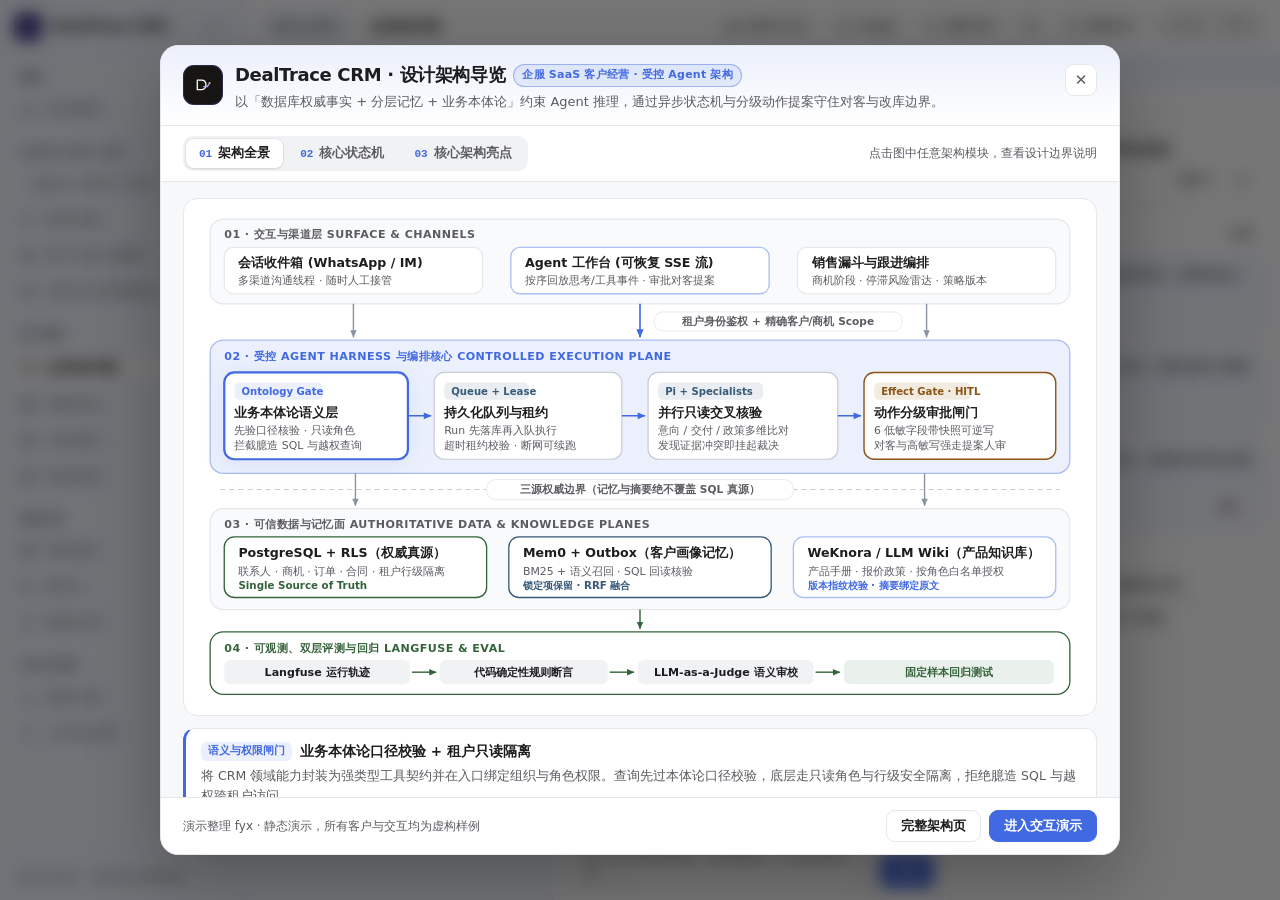
<file: public/index.html>
<!doctype html>
<html lang="zh-CN">
<head>
  <meta charset="utf-8" />
  <meta name="viewport" content="width=device-width, initial-scale=1, viewport-fit=cover" />
  <meta name="description" content="DealTrace CRM 静态交互演示站 — 覆盖会话收件箱、Agent-CRM 工作台、业务本体论语义层、客户记忆闭环与销售漏斗。" />
  <title>DealTrace CRM · 静态演示工作台</title>
  <link rel="icon" type="image/svg+xml" href="brand.svg" />
  <link rel="stylesheet" href="styles.css" />
  <link rel="stylesheet" href="followups/followups.429e5d7b2d20.css" />
</head>
<body>
  <div id="app"></div>
  <script src="data.js"></script>
  <script src="followups-state.js"></script>
  <script src="views.js"></script>
  <script src="app.js"></script>
  <script src="welcome.js"></script>
  <script>
    /* Names and the publish ink are applied as the nodes appear, without
       waiting for the module. A cached stylesheet cannot hide the label. */
    (function () {
      function textOf(el) {
        return (el.innerText || "").replace(/\s+/g, " ").trim();
      }
      function paint(el) {
        if (!el || el.nodeType !== 1 || !el.matches) return;
        if (el.matches("[data-testid^='palette-add-']")) {
          var label = textOf(el);
          if (label) el.setAttribute("aria-label", label);
        }
        if (el.matches("button.bg-accent, button.text-accent-foreground")) {
          var fg = getComputedStyle(document.documentElement).getPropertyValue("--color-accent-fg").trim() || "#ffffff";
          el.style.setProperty("color", fg, "important");
          el.style.setProperty("-webkit-text-fill-color", fg, "important");
        }
        var nested = el.querySelectorAll
          ? el.querySelectorAll("[data-testid^='palette-add-'], button.bg-accent, button.text-accent-foreground")
          : [];
        for (var i = 0; i < nested.length; i++) paint(nested[i]);
      }
      new MutationObserver(function (records) {
        for (var i = 0; i < records.length; i++) {
          var added = records[i].addedNodes;
          for (var j = 0; j < added.length; j++) paint(added[j]);
        }
      }).observe(document.documentElement, { childList: true, subtree: true });
    })();
  </script>
  <script type="module" src="followups/followups.d84bc7f1c128.js"></script>
</body>
</html>
</file>
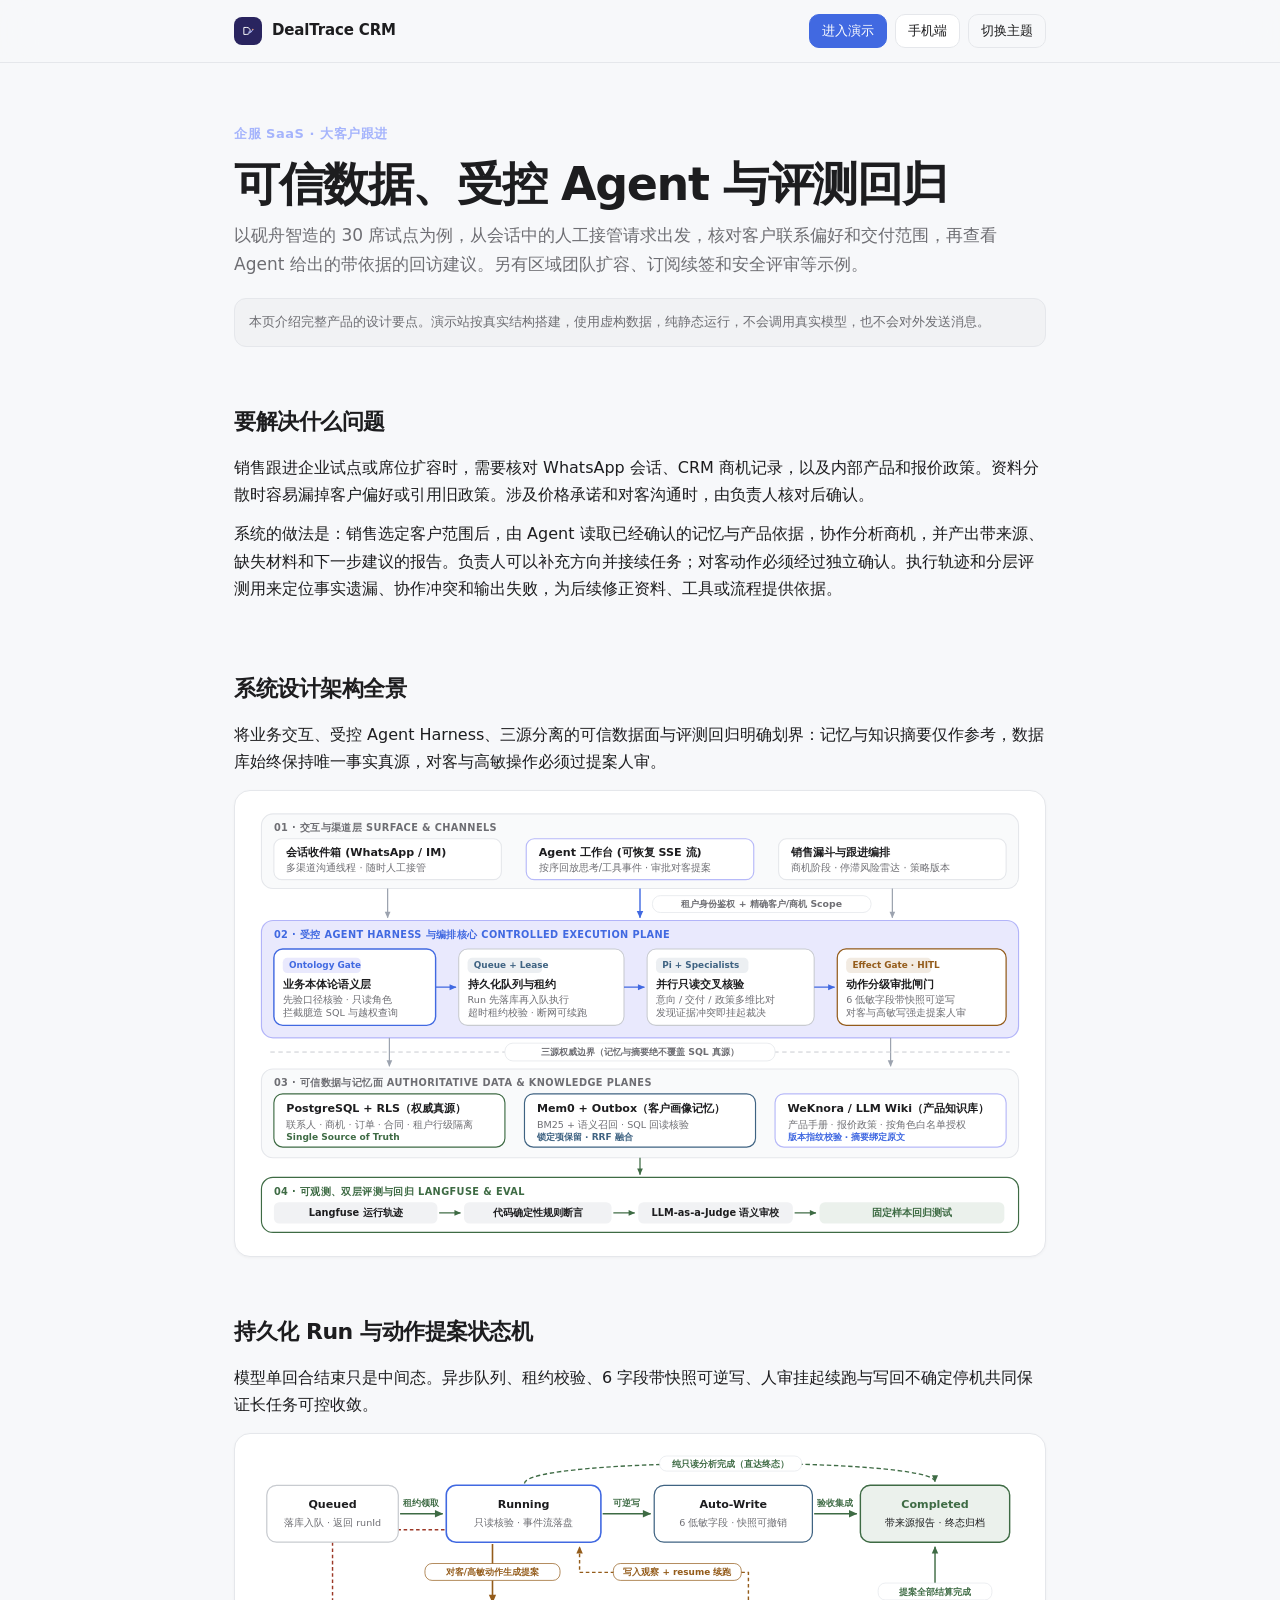
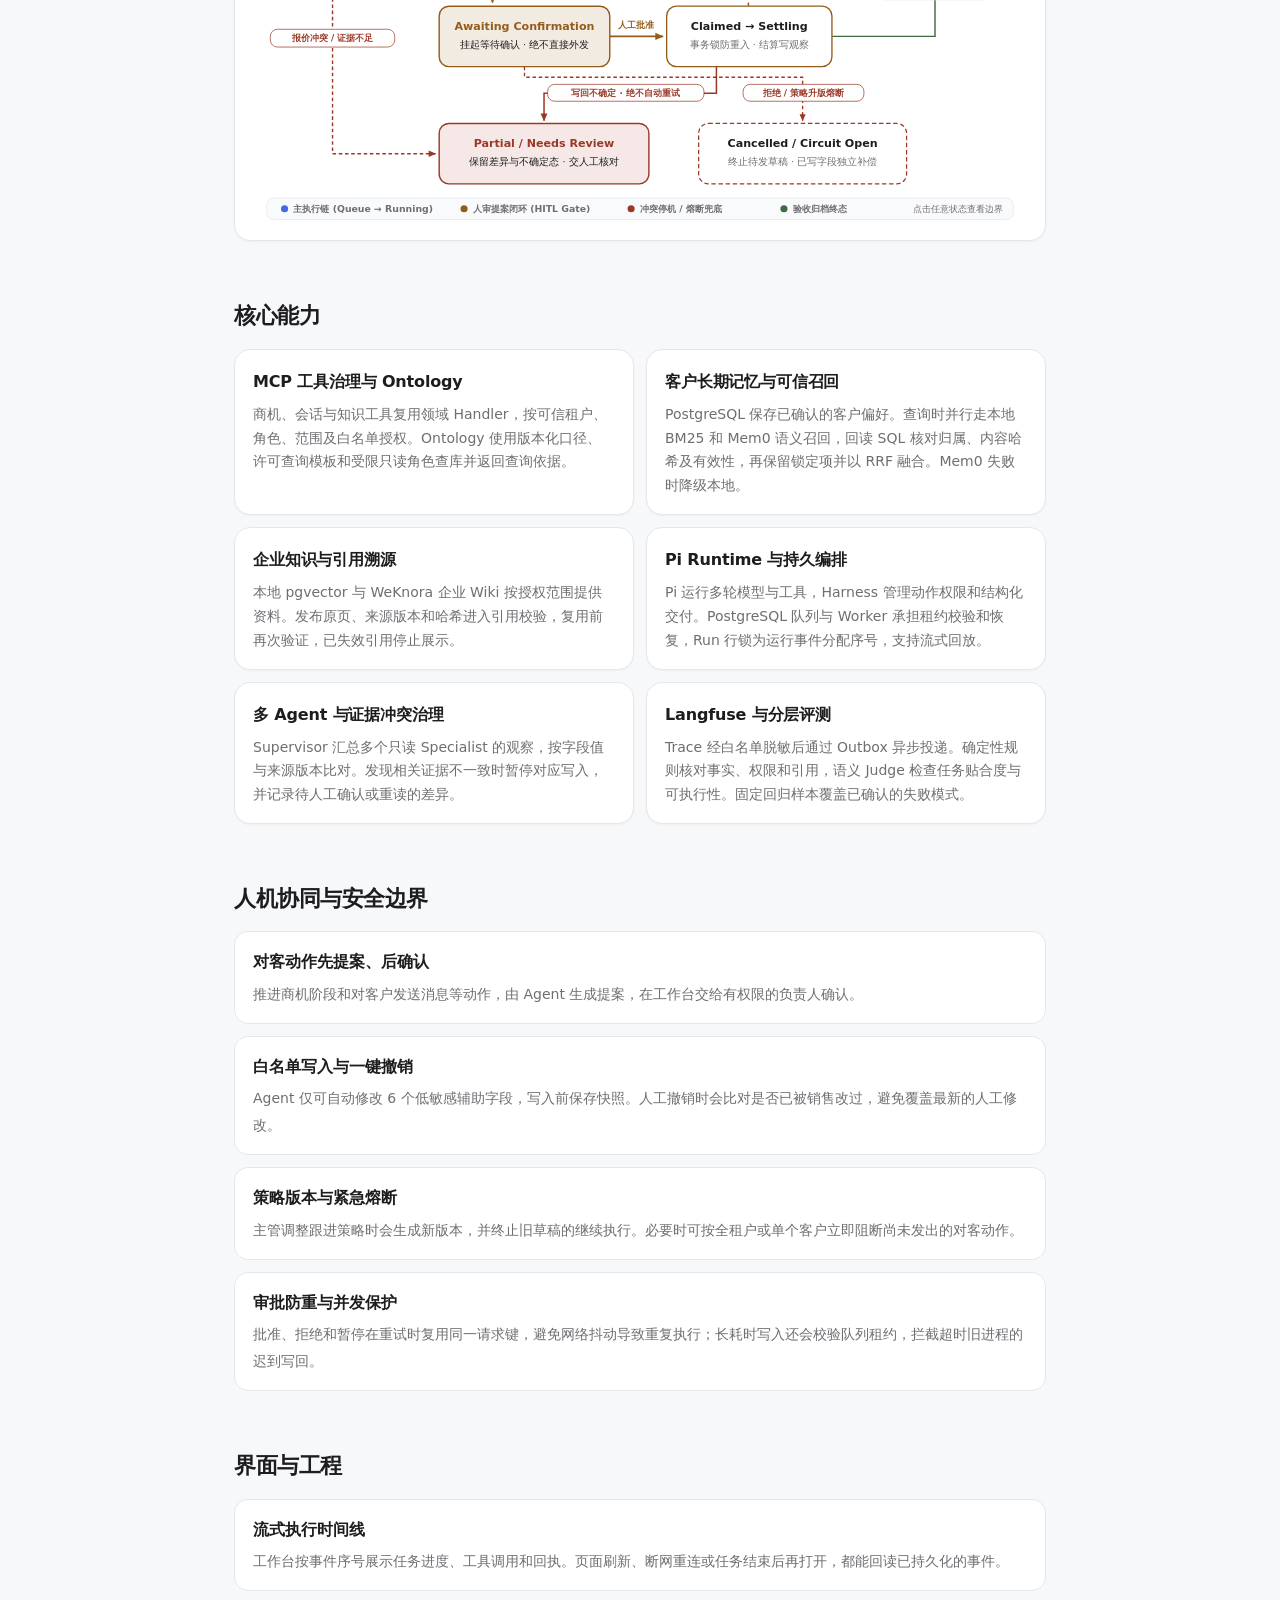
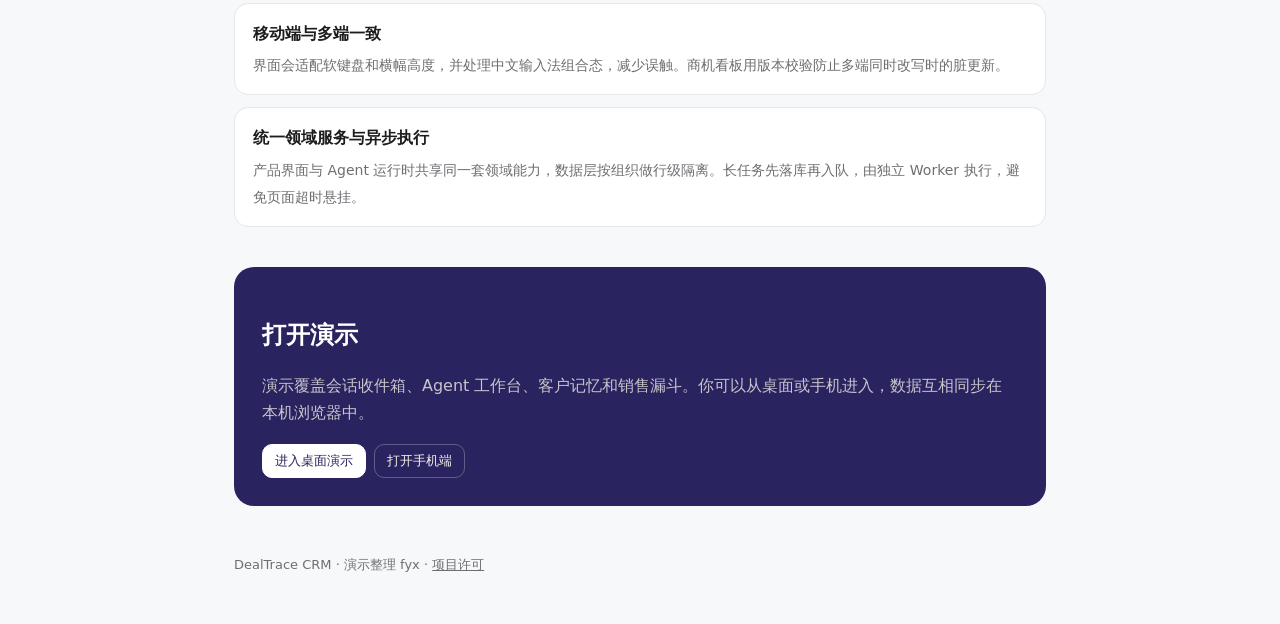
<file: public/about.html>
<!doctype html>
<html lang="zh-CN">
<head>
  <meta charset="utf-8" />
  <meta name="viewport" content="width=device-width, initial-scale=1, viewport-fit=cover" />
  <meta name="description" content="DealTrace CRM 项目介绍：面向企服 SaaS 销售，用可信数据约束受控 Agent，并以评测回归保证分析与跟进质量。" />
  <title>项目介绍 · DealTrace CRM</title>
  <link rel="icon" type="image/svg+xml" href="brand.svg" />
  <link rel="stylesheet" href="about.css" />
</head>
<body>
  <header class="nav">
    <div class="nav-inner">
      <a class="brand" href="about.html">
        <span class="brand-mark">
          <svg width="16" height="16" viewBox="0 0 216 216"><path d="M52 154V60h40c27 0 45 19 45 46s-18 48-45 48H52Z" fill="none" stroke="#fff" stroke-width="13" stroke-linejoin="round"/><path d="M115 124h35l18-28" fill="none" stroke="#a5b4fc" stroke-width="13" stroke-linecap="round" stroke-linejoin="round"/><circle cx="173" cy="88" r="10" fill="#f4a77d"/></svg>
        </span>
        DealTrace CRM
      </a>
      <div class="nav-actions">
        <a class="btn primary" href="index.html#/app/inbox">进入演示</a>
        <a class="btn" href="mobile.html#/app/inbox">手机端</a>
        <button class="btn ghost" id="toggle-theme" type="button">切换主题</button>
      </div>
    </div>
  </header>

  <main class="wrap">
    <section class="hero">
      <div class="kicker">企服 SaaS · 大客户跟进</div>
      <h1>可信数据、受控 Agent 与评测回归</h1>
      <p class="lead">以砚舟智造的 30 席试点为例，从会话中的人工接管请求出发，核对客户联系偏好和交付范围，再查看 Agent 给出的带依据的回访建议。另有区域团队扩容、订阅续签和安全评审等示例。</p>
      <p class="note">本页介绍完整产品的设计要点。演示站按真实结构搭建，使用虚构数据，纯静态运行，不会调用真实模型，也不会对外发送消息。</p>
    </section>

    <section>
      <h2>要解决什么问题</h2>
      <p>销售跟进企业试点或席位扩容时，需要核对 WhatsApp 会话、CRM 商机记录，以及内部产品和报价政策。资料分散时容易漏掉客户偏好或引用旧政策。涉及价格承诺和对客沟通时，由负责人核对后确认。</p>
      <p>系统的做法是：销售选定客户范围后，由 Agent 读取已经确认的记忆与产品依据，协作分析商机，并产出带来源、缺失材料和下一步建议的报告。负责人可以补充方向并接续任务；对客动作必须经过独立确认。执行轨迹和分层评测用来定位事实遗漏、协作冲突和输出失败，为后续修正资料、工具或流程提供依据。</p>
    </section>

    <section>
      <h2>系统设计架构全景</h2>
      <p>将业务交互、受控 Agent Harness、三源分离的可信数据面与评测回归明确划界：记忆与知识摘要仅作参考，数据库始终保持唯一事实真源，对客与高敏操作必须过提案人审。</p>
      <div class="diagram-box" id="about-arch-svg"></div>
    </section>

    <section>
      <h2>持久化 Run 与动作提案状态机</h2>
      <p>模型单回合结束只是中间态。异步队列、租约校验、6 字段带快照可逆写、人审挂起续跑与写回不确定停机共同保证长任务可控收敛。</p>
      <div class="diagram-box" id="about-fsm-svg"></div>
    </section>

    <section>
      <h2>核心能力</h2>
      <div class="cards">
        <article class="card">
          <h3>MCP 工具治理与 Ontology</h3>
          <p>商机、会话与知识工具复用领域 Handler，按可信租户、角色、范围及白名单授权。Ontology 使用版本化口径、许可查询模板和受限只读角色查库并返回查询依据。</p>
        </article>
        <article class="card">
          <h3>客户长期记忆与可信召回</h3>
          <p>PostgreSQL 保存已确认的客户偏好。查询时并行走本地 BM25 和 Mem0 语义召回，回读 SQL 核对归属、内容哈希及有效性，再保留锁定项并以 RRF 融合。Mem0 失败时降级本地。</p>
        </article>
        <article class="card">
          <h3>企业知识与引用溯源</h3>
          <p>本地 pgvector 与 WeKnora 企业 Wiki 按授权范围提供资料。发布原页、来源版本和哈希进入引用校验，复用前再次验证，已失效引用停止展示。</p>
        </article>
        <article class="card">
          <h3>Pi Runtime 与持久编排</h3>
          <p>Pi 运行多轮模型与工具，Harness 管理动作权限和结构化交付。PostgreSQL 队列与 Worker 承担租约校验和恢复，Run 行锁为运行事件分配序号，支持流式回放。</p>
        </article>
        <article class="card">
          <h3>多 Agent 与证据冲突治理</h3>
          <p>Supervisor 汇总多个只读 Specialist 的观察，按字段值与来源版本比对。发现相关证据不一致时暂停对应写入，并记录待人工确认或重读的差异。</p>
        </article>
        <article class="card">
          <h3>Langfuse 与分层评测</h3>
          <p>Trace 经白名单脱敏后通过 Outbox 异步投递。确定性规则核对事实、权限和引用，语义 Judge 检查任务贴合度与可执行性。固定回归样本覆盖已确认的失败模式。</p>
        </article>
      </div>
    </section>

    <section>
      <h2>人机协同与安全边界</h2>
      <ul class="list">
        <li>
          <strong>对客动作先提案、后确认</strong>
          <span>推进商机阶段和对客户发送消息等动作，由 Agent 生成提案，在工作台交给有权限的负责人确认。</span>
        </li>
        <li>
          <strong>白名单写入与一键撤销</strong>
          <span>Agent 仅可自动修改 6 个低敏感辅助字段，写入前保存快照。人工撤销时会比对是否已被销售改过，避免覆盖最新的人工修改。</span>
        </li>
        <li>
          <strong>策略版本与紧急熔断</strong>
          <span>主管调整跟进策略时会生成新版本，并终止旧草稿的继续执行。必要时可按全租户或单个客户立即阻断尚未发出的对客动作。</span>
        </li>
        <li>
          <strong>审批防重与并发保护</strong>
          <span>批准、拒绝和暂停在重试时复用同一请求键，避免网络抖动导致重复执行；长耗时写入还会校验队列租约，拦截超时旧进程的迟到写回。</span>
        </li>
      </ul>
    </section>

    <section>
      <h2>界面与工程</h2>
      <ul class="list">
        <li>
          <strong>流式执行时间线</strong>
          <span>工作台按事件序号展示任务进度、工具调用和回执。页面刷新、断网重连或任务结束后再打开，都能回读已持久化的事件。</span>
        </li>
        <li>
          <strong>移动端与多端一致</strong>
          <span>界面会适配软键盘和横幅高度，并处理中文输入法组合态，减少误触。商机看板用版本校验防止多端同时改写时的脏更新。</span>
        </li>
        <li>
          <strong>统一领域服务与异步执行</strong>
          <span>产品界面与 Agent 运行时共享同一套领域能力，数据层按组织做行级隔离。长任务先落库再入队，由独立 Worker 执行，避免页面超时悬挂。</span>
        </li>
      </ul>
    </section>

    <div class="cta">
      <h2>打开演示</h2>
      <p>演示覆盖会话收件箱、Agent 工作台、客户记忆和销售漏斗。你可以从桌面或手机进入，数据互相同步在本机浏览器中。</p>
      <div class="cta-actions">
        <a class="btn" href="index.html#/app/inbox">进入桌面演示</a>
        <a class="btn ghost" href="mobile.html#/app/inbox">打开手机端</a>
      </div>
    </div>

    <footer>DealTrace CRM · 演示整理 fyx · <a href="LICENSE.txt">项目许可</a></footer>
  </main>

  <script src="welcome.js"></script>
  <script>
    (function () {
      var KEY = "dealtrace-crm_intro_seen_v1";
      var KEY2 = "dealtrace-crm_arch_intro_v2";
      var STATE = "dealtrace-crm_demo_state_v1";
      try { localStorage.setItem(KEY, "1"); localStorage.setItem(KEY2, "1"); } catch (e) {}

      if (window.CrmArchDiagrams) {
        var archBox = document.getElementById("about-arch-svg");
        var fsmBox = document.getElementById("about-fsm-svg");
        if (archBox) archBox.innerHTML = window.CrmArchDiagrams.renderArchSvg();
        if (fsmBox) fsmBox.innerHTML = window.CrmArchDiagrams.renderFsmSvg();
      }

      function currentTheme() {
        try {
          var raw = localStorage.getItem(STATE);
          if (raw) {
            var theme = JSON.parse(raw).theme;
            if (theme === "dark" || theme === "light") return theme;
          }
        } catch (e) {}
        return "light";
      }

      function apply(theme) {
        document.documentElement.setAttribute("data-theme", theme === "dark" ? "dark" : "light");
      }

      function persist(theme) {
        try {
          var raw = localStorage.getItem(STATE);
          if (!raw) return;
          var state = JSON.parse(raw);
          if (!state || typeof state !== "object") return;
          state.theme = theme;
          localStorage.setItem(STATE, JSON.stringify(state));
        } catch (e) {}
      }

      apply(currentTheme());
      document.getElementById("toggle-theme").addEventListener("click", function () {
        var next = document.documentElement.getAttribute("data-theme") === "dark" ? "light" : "dark";
        apply(next);
        persist(next);
      });
    })();
  </script>
</body>
</html>
</file>
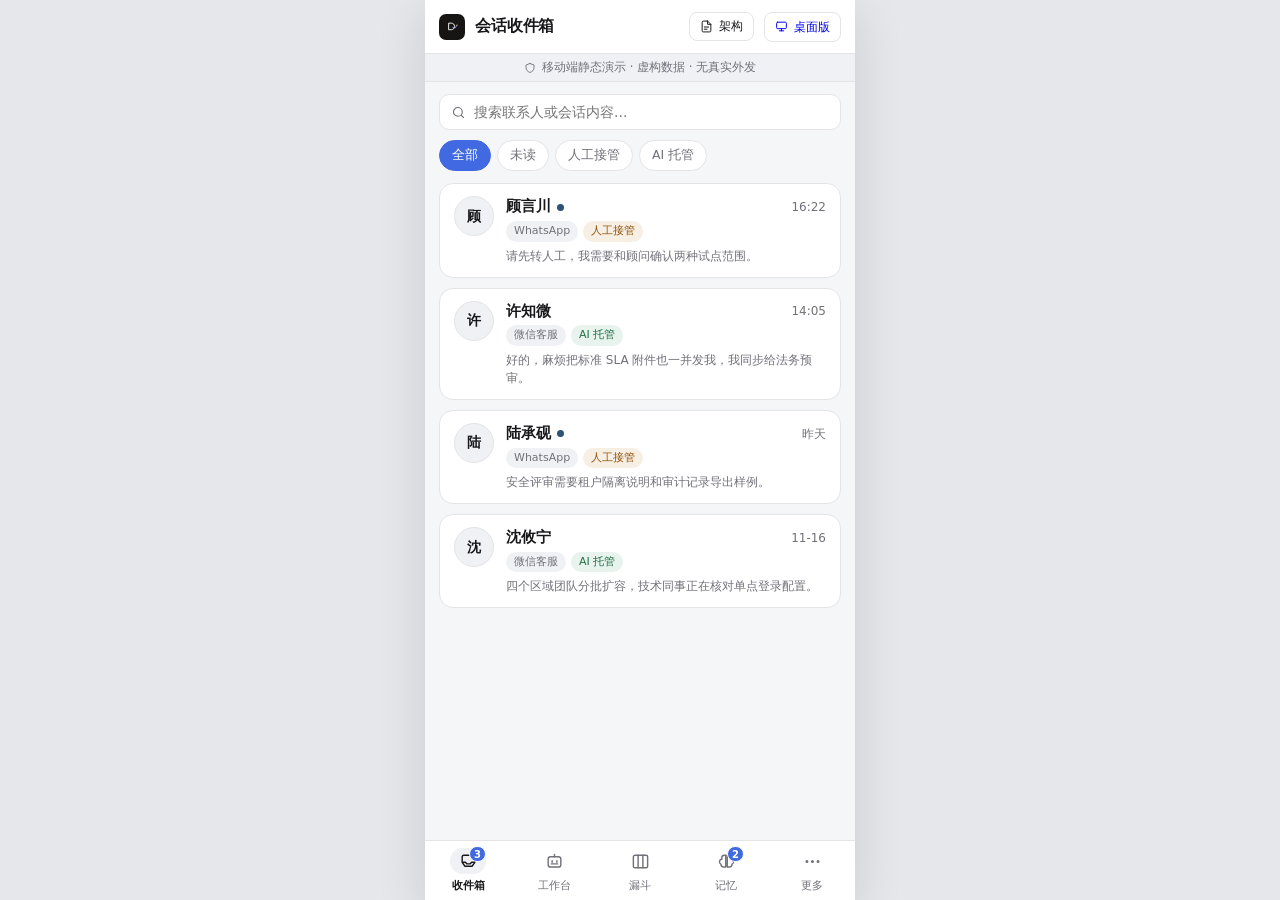
<file: public/mobile.html>
<!doctype html>
<html lang="zh-CN">
<head>
  <meta charset="utf-8" />
  <meta name="viewport" content="width=device-width, initial-scale=1, maximum-scale=1, viewport-fit=cover, interactive-widget=resizes-content" />
  <meta name="apple-mobile-web-app-capable" content="yes" />
  <meta name="description" content="DealTrace CRM 移动端静态交互演示 — 会话收件箱、Agent 工作台、客户记忆与销售漏斗。" />
  <title>DealTrace CRM · 移动端演示</title>
  <link rel="icon" type="image/svg+xml" href="brand.svg" />
  <link rel="stylesheet" href="mobile.css" />
</head>
<body>
  <div id="mobile-app"></div>
  <script src="data.js"></script>
  <script src="followups-state.js"></script>
  <script src="mobile.js"></script>
  <script src="welcome.js"></script>
</body>
</html>
</file>
<file: public/styles.css>
:root {
  --font-sans: -apple-system, BlinkMacSystemFont, "Segoe UI", "Noto Sans SC", "PingFang SC", "Microsoft YaHei", ui-sans-serif, system-ui, sans-serif;
  --font-mono: ui-monospace, "SFMono-Regular", Menlo, Monaco, Consolas, "Liberation Mono", monospace;

  --bg: #f7f8fa;
  --surface: #ffffff;
  --sidebar: #f3f7ff;
  --elevated: #f1f2f4;
  --overlay: rgba(29, 29, 31, 0.35);

  --text: #1d1d1f;
  --text-muted: #6e6e73;
  --border: #e5e7eb;
  --border-strong: #c8cbd0;

  --accent: #4169e1;
  --accent-hover: #3458c8;
  --accent-fg: #ffffff;
  --accent-soft: #edf3ff;

  --brand-warm: #a5b4fc;

  --success: #5e8b62;
  --success-bg: rgba(94, 139, 98, 0.12);
  --success-fg: #416747;
  --warning: #9c6321;
  --warning-bg: rgba(156, 99, 33, 0.12);
  --warning-fg: #754916;
  --error: #a94431;
  --error-bg: rgba(169, 68, 49, 0.12);
  --error-fg: #843425;
  --info: #506e8a;
  --info-bg: rgba(80, 110, 138, 0.12);
  --info-fg: #3b5368;

  --radius-sm: 8px;
  --radius-md: 12px;
  --radius-lg: 16px;
  --shadow-sm: 0 1px 2px rgba(0, 0, 0, 0.04);
  --shadow-md: 0 8px 24px rgba(0, 0, 0, 0.08);
}

[data-theme="dark"] {
  --bg: #111113;
  --surface: #18181b;
  --sidebar: #141416;
  --elevated: #222226;
  --overlay: rgba(0, 0, 0, 0.55);

  --text: #f4f4f5;
  --text-muted: #a1a1aa;
  --border: #27272a;
  --border-strong: #3f3f46;

  --accent: #a9c1ff;
  --accent-hover: #c8d9ff;
  --accent-fg: #121b34;
  --accent-soft: #202e55;

  --success-bg: rgba(94, 139, 98, 0.2);
  --success-fg: #93c497;
  --warning-bg: rgba(156, 99, 33, 0.22);
  --warning-fg: #e2a765;
  --error-bg: rgba(169, 68, 49, 0.22);
  --error-fg: #eb8c7a;
  --info-bg: rgba(80, 110, 138, 0.22);
  --info-fg: #93b5d4;
}

* { box-sizing: border-box; }
html, body { height: 100%; margin: 0; padding: 0; }
body {
  font-family: var(--font-sans);
  background: var(--bg);
  color: var(--text);
  font-size: 14px;
  line-height: 1.5;
  -webkit-font-smoothing: antialiased;
}
button, input, textarea, select {
  font-family: inherit;
  font-size: inherit;
  color: inherit;
}
a { color: inherit; text-decoration: none; }

/* Shell */
.shell {
  display: flex;
  height: 100dvh;
  width: 100%;
  overflow: hidden;
  background: var(--bg);
}

.sidebar {
  width: 244px;
  flex-shrink: 0;
  background: var(--sidebar);
  border-right: 1px solid var(--border);
  display: flex;
  flex-direction: column;
  transition: width 0.18s ease;
  overflow: hidden;
}
.sidebar.collapsed { width: 64px; }
.sidebar-header {
  height: 54px;
  padding: 0 14px;
  display: flex;
  align-items: center;
  justify-content: space-between;
  border-bottom: 1px solid var(--border);
  flex-shrink: 0;
}
.brand {
  display: flex;
  align-items: center;
  gap: 10px;
  font-weight: 650;
  font-size: 14px;
  letter-spacing: -0.01em;
  white-space: nowrap;
  overflow: hidden;
}
.brand-mark {
  width: 28px;
  height: 28px;
  border-radius: 7px;
  background: #312e81;
  display: grid;
  place-items: center;
  flex-shrink: 0;
}
.sidebar-nav {
  flex: 1;
  overflow-y: auto;
  padding: 12px 10px;
}
.nav-group { margin-bottom: 14px; }
.nav-group-label {
  padding: 4px 10px 6px;
  font-size: 11px;
  font-weight: 600;
  color: var(--text-muted);
  text-transform: uppercase;
  letter-spacing: 0.04em;
  white-space: nowrap;
}
.sidebar.collapsed .nav-group-label,
.sidebar.collapsed .brand-text,
.sidebar.collapsed .nav-label,
.sidebar.collapsed .nav-badge { display: none; }

.nav-item {
  display: flex;
  align-items: center;
  gap: 10px;
  padding: 8px 10px;
  border-radius: var(--radius-sm);
  color: var(--text-muted);
  cursor: pointer;
  transition: background 0.12s, color 0.12s;
  white-space: nowrap;
  margin-bottom: 2px;
  border: 0;
  background: transparent;
  width: 100%;
  text-align: left;
}
.nav-item:hover {
  background: var(--elevated);
  color: var(--text);
}
.nav-item.active {
  background: var(--surface);
  color: var(--text);
  font-weight: 600;
  box-shadow: var(--shadow-sm);
  border: 1px solid var(--border);
}
.nav-badge {
  margin-left: auto;
  font-size: 11px;
  font-weight: 600;
  padding: 1px 7px;
  border-radius: 999px;
  background: var(--elevated);
  color: var(--text);
}
.nav-item.active .nav-badge {
  background: var(--accent);
  color: var(--accent-fg);
}

.sidebar-footer {
  padding: 10px;
  border-top: 1px solid var(--border);
  flex-shrink: 0;
}

.main-col {
  flex: 1;
  min-width: 0;
  display: flex;
  flex-direction: column;
  height: 100dvh;
}

.topbar {
  height: 54px;
  padding: 0 18px;
  background: var(--surface);
  border-bottom: 1px solid var(--border);
  display: flex;
  align-items: center;
  justify-content: space-between;
  gap: 12px;
  flex-shrink: 0;
}
.topbar-left, .topbar-right {
  display: flex;
  align-items: center;
  gap: 10px;
}
.workspace-pill {
  display: inline-flex;
  align-items: center;
  gap: 6px;
  padding: 5px 10px;
  border-radius: var(--radius-sm);
  border: 1px solid var(--border);
  background: var(--sidebar);
  font-size: 13px;
  font-weight: 500;
}
.divider-v {
  width: 1px;
  height: 18px;
  background: var(--border);
}
.demobar {
  background: var(--accent-soft);
  border-bottom: 1px solid var(--border);
  padding: 6px 16px;
  font-size: 12px;
  color: var(--text-muted);
  display: flex;
  align-items: center;
  justify-content: center;
  gap: 8px;
  flex-shrink: 0;
}

.content {
  flex: 1;
  min-height: 0;
  overflow-y: auto;
  padding: 20px 24px;
}
.content.flush {
  padding: 0;
  overflow: hidden;
  display: flex;
  flex-direction: column;
}
#followups-root {
  flex: 1 1 auto;
  min-height: 0;
  display: flex;
  flex-direction: column;
}

/* Common UI */
.btn {
  display: inline-flex;
  align-items: center;
  justify-content: center;
  gap: 6px;
  padding: 7px 13px;
  border-radius: var(--radius-sm);
  border: 1px solid var(--border);
  background: var(--surface);
  color: var(--text);
  font-size: 13px;
  font-weight: 500;
  cursor: pointer;
  transition: background 0.12s, border-color 0.12s, transform 0.08s;
  white-space: nowrap;
}
.btn:hover:not(:disabled) { background: var(--elevated); }
.btn:active:not(:disabled) { transform: scale(0.985); }
.btn:disabled { opacity: 0.45; cursor: not-allowed; }
.btn.primary {
  background: var(--accent);
  color: var(--accent-fg);
  border-color: var(--accent);
}
.btn.primary:hover:not(:disabled) { background: var(--accent-hover); }
.btn.ghost {
  border-color: transparent;
  background: transparent;
}
.btn.ghost:hover:not(:disabled) { background: var(--elevated); }
.btn.sm { padding: 4px 10px; font-size: 12px; }
.btn.icon { width: 32px; height: 32px; padding: 0; }
.btn.danger { color: var(--error-fg); border-color: rgba(169, 68, 49, 0.3); }

.badge {
  display: inline-flex;
  align-items: center;
  gap: 4px;
  padding: 2px 8px;
  border-radius: 999px;
  font-size: 11px;
  font-weight: 500;
  background: var(--elevated);
  color: var(--text-muted);
  border: 1px solid transparent;
  white-space: nowrap;
}
.badge.success { background: var(--success-bg); color: var(--success-fg); }
.badge.warning { background: var(--warning-bg); color: var(--warning-fg); }
.badge.error { background: var(--error-bg); color: var(--error-fg); }
.badge.info { background: var(--info-bg); color: var(--info-fg); }
.badge.outline { background: transparent; border-color: var(--border); }

.card {
  background: var(--surface);
  border: 1px solid var(--border);
  border-radius: var(--radius-md);
  padding: 16px;
  box-shadow: var(--shadow-sm);
}

.input, .select, .textarea {
  width: 100%;
  padding: 8px 12px;
  border-radius: var(--radius-sm);
  border: 1px solid var(--border);
  background: var(--surface);
  color: var(--text);
  outline: none;
  transition: border-color 0.12s;
}
.input:focus, .select:focus, .textarea:focus {
  border-color: var(--border-strong);
}

.page-header {
  display: flex;
  align-items: flex-start;
  justify-content: space-between;
  gap: 16px;
  margin-bottom: 18px;
  flex-wrap: wrap;
}
.page-title {
  margin: 0;
  font-size: 20px;
  font-weight: 650;
  letter-spacing: -0.02em;
}
.page-desc {
  margin: 4px 0 0;
  font-size: 13px;
  color: var(--text-muted);
}

.grid-4 { display: grid; grid-template-columns: repeat(4, minmax(0, 1fr)); gap: 14px; }
.grid-3 { display: grid; grid-template-columns: repeat(3, minmax(0, 1fr)); gap: 14px; }
.grid-2 { display: grid; grid-template-columns: repeat(2, minmax(0, 1fr)); gap: 16px; }
.kpi-val { font-size: 24px; font-weight: 700; letter-spacing: -0.02em; margin-top: 6px; }
.muted { color: var(--text-muted); }
.small { font-size: 12px; }
.mono { font-family: var(--font-mono); }

/* Inbox 3-column layout */
.inbox-layout {
  display: grid;
  grid-template-columns: 310px minmax(0, 1fr) 330px;
  flex: 1;
  min-height: 0;
  height: 100%;
  background: var(--surface);
}
.inbox-list-col {
  border-right: 1px solid var(--border);
  display: flex;
  flex-direction: column;
  min-height: 0;
  background: var(--sidebar);
}
.inbox-list-head {
  padding: 12px;
  border-bottom: 1px solid var(--border);
  display: flex;
  flex-direction: column;
  gap: 8px;
}
.filter-pills {
  display: flex;
  gap: 4px;
  flex-wrap: wrap;
}
.pill-btn {
  padding: 4px 9px;
  border-radius: 999px;
  border: 1px solid var(--border);
  background: var(--surface);
  font-size: 12px;
  color: var(--text-muted);
  cursor: pointer;
}
.pill-btn.active {
  background: var(--accent);
  color: var(--accent-fg);
  border-color: var(--accent);
}
.conv-scroll {
  flex: 1;
  overflow-y: auto;
  padding: 6px;
}
.conv-item {
  padding: 10px 12px;
  border-radius: var(--radius-sm);
  cursor: pointer;
  margin-bottom: 4px;
  border: 1px solid transparent;
  transition: background 0.12s;
}
.conv-item:hover { background: var(--elevated); }
.conv-item.active {
  background: var(--surface);
  border-color: var(--border);
  box-shadow: var(--shadow-sm);
}
.conv-top {
  display: flex;
  align-items: center;
  justify-content: space-between;
  gap: 6px;
  margin-bottom: 4px;
}
.conv-name { font-weight: 600; font-size: 13.5px; display: flex; align-items: center; gap: 6px; }
.unread-dot { width: 7px; height: 7px; border-radius: 50%; background: var(--info); display: inline-block; }
.conv-preview {
  font-size: 12px;
  color: var(--text-muted);
  display: -webkit-box;
  -webkit-line-clamp: 2;
  -webkit-box-orient: vertical;
  overflow: hidden;
}

.inbox-thread-col {
  display: flex;
  flex-direction: column;
  min-height: 0;
  background: var(--bg);
}
.thread-header {
  padding: 12px 18px;
  background: var(--surface);
  border-bottom: 1px solid var(--border);
  display: flex;
  align-items: center;
  justify-content: space-between;
  gap: 12px;
}
.thread-messages {
  flex: 1;
  overflow-y: auto;
  padding: 18px 20px;
  display: flex;
  flex-direction: column;
  gap: 12px;
}
.msg-row {
  display: flex;
  flex-direction: column;
  max-width: 74%;
}
.msg-row.inbound { align-self: flex-start; }
.msg-row.outbound { align-self: flex-end; align-items: flex-end; }
.msg-row.note { align-self: center; max-width: 86%; width: 100%; }
.msg-bubble {
  padding: 10px 14px;
  border-radius: 12px;
  font-size: 13.5px;
  line-height: 1.55;
  border: 1px solid var(--border);
  background: var(--surface);
}
.msg-row.outbound .msg-bubble {
  background: var(--accent);
  color: var(--accent-fg);
  border-color: var(--accent);
}
.msg-row.note .msg-bubble {
  background: var(--warning-bg);
  border-color: rgba(156, 99, 33, 0.25);
  color: var(--text);
}
.msg-meta {
  font-size: 11px;
  color: var(--text-muted);
  margin-top: 4px;
  display: flex;
  align-items: center;
  gap: 6px;
}
.handoff-card {
  align-self: center;
  width: 100%;
  max-width: 520px;
  background: var(--surface);
  border: 1px dashed var(--border-strong);
  border-radius: var(--radius-md);
  padding: 10px 14px;
  font-size: 12px;
  color: var(--text-muted);
  display: flex;
  align-items: center;
  justify-content: space-between;
  gap: 10px;
}

.composer {
  padding: 12px 16px;
  background: var(--surface);
  border-top: 1px solid var(--border);
}
.composer-tabs {
  display: flex;
  align-items: center;
  justify-content: space-between;
  margin-bottom: 8px;
}
.composer-box {
  display: flex;
  gap: 8px;
  align-items: flex-end;
}

.inbox-crm-col {
  border-left: 1px solid var(--border);
  background: var(--surface);
  overflow-y: auto;
  padding: 16px;
  display: flex;
  flex-direction: column;
  gap: 16px;
}
.panel-section-title {
  font-size: 11.5px;
  font-weight: 650;
  color: var(--text-muted);
  text-transform: uppercase;
  letter-spacing: 0.04em;
  margin: 0 0 8px;
}

/* Workbench */
.workbench-layout {
  display: grid;
  grid-template-columns: minmax(0, 1fr) 360px;
  flex: 1;
  min-height: 0;
  height: 100%;
}
.workbench-main {
  display: flex;
  flex-direction: column;
  min-height: 0;
  background: var(--bg);
}
.workbench-topbar {
  padding: 10px 18px;
  background: var(--surface);
  border-bottom: 1px solid var(--border);
  display: flex;
  align-items: center;
  justify-content: space-between;
  gap: 10px;
  flex-wrap: wrap;
}
.workbench-stream {
  flex: 1;
  overflow-y: auto;
  padding: 20px;
  display: flex;
  flex-direction: column;
  gap: 16px;
}
.workbench-side {
  border-left: 1px solid var(--border);
  background: var(--surface);
  overflow-y: auto;
  padding: 16px;
  display: flex;
  flex-direction: column;
  gap: 14px;
}
.trace-step {
  border: 1px solid var(--border);
  border-radius: var(--radius-sm);
  background: var(--surface);
  padding: 10px 12px;
  margin-top: 8px;
}
.trace-step summary {
  cursor: pointer;
  font-weight: 500;
  font-size: 13px;
  display: flex;
  align-items: center;
  justify-content: space-between;
}
.trace-pre {
  margin: 8px 0 0;
  padding: 10px;
  border-radius: var(--radius-sm);
  background: var(--elevated);
  font-family: var(--font-mono);
  font-size: 11.5px;
  overflow-x: auto;
  white-space: pre-wrap;
}

/* Kanban */
.kanban-board {
  display: grid;
  grid-template-columns: repeat(4, minmax(240px, 1fr));
  gap: 14px;
  align-items: start;
  overflow-x: auto;
  padding-bottom: 8px;
}
.kanban-col {
  background: var(--sidebar);
  border: 1px solid var(--border);
  border-radius: var(--radius-md);
  padding: 12px;
  min-height: 360px;
}
.kanban-col-head {
  display: flex;
  align-items: center;
  justify-content: space-between;
  margin-bottom: 10px;
  font-weight: 600;
  font-size: 13px;
}
.lead-card {
  background: var(--surface);
  border: 1px solid var(--border);
  border-radius: var(--radius-sm);
  padding: 12px;
  margin-bottom: 10px;
  cursor: pointer;
  box-shadow: var(--shadow-sm);
  transition: border-color 0.12s, transform 0.1s;
}
.lead-card:hover { border-color: var(--border-strong); transform: translateY(-1px); }

/* Table */
.table-wrap {
  background: var(--surface);
  border: 1px solid var(--border);
  border-radius: var(--radius-md);
  overflow-x: auto;
}
table { width: 100%; border-collapse: collapse; }
th, td {
  padding: 10px 14px;
  text-align: left;
  border-bottom: 1px solid var(--border);
  font-size: 13px;
}
th {
  font-size: 12px;
  font-weight: 600;
  color: var(--text-muted);
  background: var(--sidebar);
}
tr:last-child td { border-bottom: 0; }
tr:hover td { background: var(--sidebar); }

/* Modal / Drawer */
.modal-backdrop {
  position: fixed;
  inset: 0;
  background: var(--overlay);
  display: grid;
  place-items: center;
  z-index: 60;
  padding: 16px;
}
.modal-card {
  width: 100%;
  max-width: 520px;
  background: var(--surface);
  border: 1px solid var(--border);
  border-radius: var(--radius-lg);
  padding: 20px;
  box-shadow: var(--shadow-md);
}
.toast {
  position: fixed;
  bottom: 20px;
  right: 20px;
  background: var(--accent);
  color: var(--accent-fg);
  padding: 10px 16px;
  border-radius: var(--radius-sm);
  font-size: 13px;
  box-shadow: var(--shadow-md);
  z-index: 80;
}

@media (max-width: 1100px) {
  .inbox-layout { grid-template-columns: 270px minmax(0, 1fr); }
  .inbox-crm-col { display: none; }
  .workbench-layout { grid-template-columns: minmax(0, 1fr); }
  .workbench-side { display: none; }
  .grid-4 { grid-template-columns: repeat(2, minmax(0, 1fr)); }
}
@media (max-width: 760px) {
  .sidebar { display: none; }
  .inbox-layout { grid-template-columns: 1fr; }
  .grid-4, .grid-3, .grid-2 { grid-template-columns: 1fr; }
}

/* First-visit welcome */
.welcome-backdrop {
  position: fixed;
  inset: 0;
  background: var(--overlay);
  display: grid;
  place-items: center;
  z-index: 90;
  padding: 16px;
}
.welcome-card {
  position: relative;
  width: 100%;
  max-width: 440px;
  background: var(--surface);
  border: 1px solid var(--border);
  border-radius: var(--radius-lg);
  padding: 28px 24px 24px;
  box-shadow: var(--shadow-md);
}
.welcome-close {
  position: absolute;
  top: 12px;
  right: 12px;
  border: 0;
  background: transparent;
  color: var(--text-muted);
  cursor: pointer;
  font-size: 16px;
  line-height: 1;
  padding: 6px 8px;
  border-radius: 8px;
}
.welcome-close:hover { background: var(--elevated); color: var(--text); }
.welcome-logo {
  width: 40px;
  height: 40px;
  border-radius: 11px;
  background: #312e81;
  display: grid;
  place-items: center;
  margin-bottom: 16px;
}
.welcome-card h2 {
  margin: 0 0 10px;
  font-size: 20px;
  letter-spacing: -0.02em;
}
.welcome-card p {
  margin: 0 0 8px;
  color: var(--text-muted);
  font-size: 14px;
  line-height: 1.65;
}
.welcome-actions {
  display: flex;
  gap: 8px;
  flex-wrap: wrap;
  margin-top: 18px;
}
.welcome-actions .btn { flex: 1; justify-content: center; min-width: 140px; }
</file>
<file: public/followups/followups.429e5d7b2d20.css>
.react-flow{--xy-edge-stroke-default:#b1b1b7;--xy-edge-stroke-width-default:1;--xy-edge-stroke-selected-default:#555;--xy-connectionline-stroke-default:#b1b1b7;--xy-connectionline-stroke-width-default:1;--xy-attribution-background-color-default:#ffffff80;--xy-minimap-background-color-default:#fff;--xy-minimap-mask-background-color-default:#f0f0f099;--xy-minimap-mask-stroke-color-default:transparent;--xy-minimap-mask-stroke-width-default:1;--xy-minimap-node-background-color-default:#e2e2e2;--xy-minimap-node-stroke-color-default:transparent;--xy-minimap-node-stroke-width-default:2;--xy-background-color-default:transparent;--xy-background-pattern-dots-color-default:#91919a;--xy-background-pattern-lines-color-default:#eee;--xy-background-pattern-cross-color-default:#e2e2e2;background-color:var(--xy-background-color,var(--xy-background-color-default));--xy-node-color-default:inherit;--xy-node-border-default:1px solid #1a192b;--xy-node-background-color-default:#fff;--xy-node-group-background-color-default:#f0f0f040;--xy-node-boxshadow-hover-default:0 1px 4px 1px #00000014;--xy-node-boxshadow-selected-default:0 0 0 .5px #1a192b;--xy-node-border-radius-default:3px;--xy-handle-background-color-default:#1a192b;--xy-handle-border-color-default:#fff;--xy-selection-background-color-default:#0059dc14;--xy-selection-border-default:1px dotted #0059dccc;--xy-controls-button-background-color-default:#fefefe;--xy-controls-button-background-color-hover-default:#f4f4f4;--xy-controls-button-color-default:inherit;--xy-controls-button-color-hover-default:inherit;--xy-controls-button-border-color-default:#eee;--xy-controls-box-shadow-default:0 0 2px 1px #00000014;--xy-edge-label-background-color-default:#fff;--xy-edge-label-color-default:inherit;--xy-resize-background-color-default:#3367d9;direction:ltr}.react-flow.dark{--xy-edge-stroke-default:#3e3e3e;--xy-edge-stroke-width-default:1;--xy-edge-stroke-selected-default:#727272;--xy-connectionline-stroke-default:#b1b1b7;--xy-connectionline-stroke-width-default:1;--xy-attribution-background-color-default:#96969640;--xy-minimap-background-color-default:#141414;--xy-minimap-mask-background-color-default:#3c3c3c99;--xy-minimap-mask-stroke-color-default:transparent;--xy-minimap-mask-stroke-width-default:1;--xy-minimap-node-background-color-default:#2b2b2b;--xy-minimap-node-stroke-color-default:transparent;--xy-minimap-node-stroke-width-default:2;--xy-background-color-default:#141414;--xy-background-pattern-dots-color-default:#555;--xy-background-pattern-lines-color-default:#333;--xy-background-pattern-cross-color-default:#333;--xy-node-color-default:#f8f8f8;--xy-node-border-default:1px solid #3c3c3c;--xy-node-background-color-default:#1e1e1e;--xy-node-group-background-color-default:#f0f0f040;--xy-node-boxshadow-hover-default:0 1px 4px 1px #ffffff14;--xy-node-boxshadow-selected-default:0 0 0 .5px #999;--xy-handle-background-color-default:#bebebe;--xy-handle-border-color-default:#1e1e1e;--xy-selection-background-color-default:#c8c8dc14;--xy-selection-border-default:1px dotted #c8c8dccc;--xy-controls-button-background-color-default:#2b2b2b;--xy-controls-button-background-color-hover-default:#3e3e3e;--xy-controls-button-color-default:#f8f8f8;--xy-controls-button-color-hover-default:#fff;--xy-controls-button-border-color-default:#5b5b5b;--xy-controls-box-shadow-default:0 0 2px 1px #00000014;--xy-edge-label-background-color-default:#141414;--xy-edge-label-color-default:#f8f8f8}.react-flow__background{background-color:var(--xy-background-color-props,var(--xy-background-color,var(--xy-background-color-default)));pointer-events:none;z-index:-1}.react-flow__container{width:100%;height:100%;position:absolute;top:0;left:0}.react-flow__pane{z-index:1;touch-action:none}.react-flow__pane.draggable{cursor:grab}.react-flow__pane.dragging{cursor:grabbing}.react-flow__pane.selection{cursor:pointer}.react-flow__viewport{transform-origin:0 0;z-index:2;pointer-events:none}.react-flow__renderer{z-index:4}.react-flow__selection{z-index:6}.react-flow__nodesselection-rect:focus,.react-flow__nodesselection-rect:focus-visible{outline:none}.react-flow__edge-path{stroke:var(--xy-edge-stroke,var(--xy-edge-stroke-default));stroke-width:var(--xy-edge-stroke-width,var(--xy-edge-stroke-width-default));fill:none}.react-flow__connection-path{stroke:var(--xy-connectionline-stroke,var(--xy-connectionline-stroke-default));stroke-width:var(--xy-connectionline-stroke-width,var(--xy-connectionline-stroke-width-default));fill:none}.react-flow .react-flow__edges{position:absolute}.react-flow .react-flow__edges svg{pointer-events:none;position:absolute;overflow:visible}.react-flow__edge{pointer-events:visibleStroke}.react-flow__edge.selectable{cursor:pointer}.react-flow__edge.animated path{stroke-dasharray:5;animation:.5s linear infinite dashdraw}.react-flow__edge.animated path.react-flow__edge-interaction{stroke-dasharray:none;animation:none}.react-flow__edge.inactive{pointer-events:none}.react-flow__edge.selected,.react-flow__edge:focus,.react-flow__edge:focus-visible{outline:none}.react-flow__edge.selected .react-flow__edge-path,.react-flow__edge.selectable:focus .react-flow__edge-path,.react-flow__edge.selectable:focus-visible .react-flow__edge-path{stroke:var(--xy-edge-stroke-selected,var(--xy-edge-stroke-selected-default))}.react-flow__edge-textwrapper{pointer-events:all}.react-flow__edge .react-flow__edge-text{pointer-events:none;-webkit-user-select:none;user-select:none}.react-flow__arrowhead polyline{stroke:var(--xy-edge-stroke,var(--xy-edge-stroke-default))}.react-flow__arrowhead polyline.arrowclosed{fill:var(--xy-edge-stroke,var(--xy-edge-stroke-default))}.react-flow__connection{pointer-events:none}.react-flow__connection .animated{stroke-dasharray:5;animation:.5s linear infinite dashdraw}svg.react-flow__connectionline{z-index:1001;position:absolute;overflow:visible}.react-flow__nodes{pointer-events:none;transform-origin:0 0}.react-flow__node{-webkit-user-select:none;user-select:none;pointer-events:all;transform-origin:0 0;box-sizing:border-box;cursor:default;position:absolute}.react-flow__node.selectable{cursor:pointer}.react-flow__node.draggable{cursor:grab;pointer-events:all}.react-flow__node.draggable.dragging{cursor:grabbing}.react-flow__nodesselection{z-index:3;transform-origin:0 0;pointer-events:none}.react-flow__nodesselection-rect{pointer-events:all;cursor:grab;position:absolute}.react-flow__handle{pointer-events:none;background-color:var(--xy-handle-background-color,var(--xy-handle-background-color-default));border:1px solid var(--xy-handle-border-color,var(--xy-handle-border-color-default));border-radius:100%;width:6px;min-width:5px;height:6px;min-height:5px;position:absolute}.react-flow__handle.connectingfrom{pointer-events:all}.react-flow__handle.connectionindicator{pointer-events:all;cursor:crosshair}.react-flow__handle-bottom{top:auto;bottom:0;left:50%;transform:translate(-50%,50%)}.react-flow__handle-top{top:0;left:50%;transform:translate(-50%,-50%)}.react-flow__handle-left{top:50%;left:0;transform:translate(-50%,-50%)}.react-flow__handle-right{top:50%;right:0;transform:translate(50%,-50%)}.react-flow__edgeupdater{cursor:move;pointer-events:all}.react-flow__pane.selection .react-flow__panel{pointer-events:none}.react-flow__panel{z-index:5;margin:15px;position:absolute}.react-flow__panel.top{top:0}.react-flow__panel.bottom{bottom:0}.react-flow__panel.top.center,.react-flow__panel.bottom.center{left:50%;transform:translate(-15px)translate(-50%)}.react-flow__panel.left{left:0}.react-flow__panel.right{right:0}.react-flow__panel.left.center,.react-flow__panel.right.center{top:50%;transform:translateY(-15px)translateY(-50%)}.react-flow__attribution{background:var(--xy-attribution-background-color,var(--xy-attribution-background-color-default));margin:0;padding:2px 3px;font-size:10px}.react-flow__attribution a{color:#999;text-decoration:none}@keyframes dashdraw{0%{stroke-dashoffset:10px}}.react-flow__edgelabel-renderer{pointer-events:none;-webkit-user-select:none;user-select:none;width:100%;height:100%;position:absolute;top:0;left:0}.react-flow__viewport-portal{-webkit-user-select:none;user-select:none;width:100%;height:100%;position:absolute;top:0;left:0}.react-flow__minimap{background:var(--xy-minimap-background-color-props,var(--xy-minimap-background-color,var(--xy-minimap-background-color-default)))}.react-flow__minimap-svg{display:block}.react-flow__minimap-mask{fill:var(--xy-minimap-mask-background-color-props,var(--xy-minimap-mask-background-color,var(--xy-minimap-mask-background-color-default)));stroke:var(--xy-minimap-mask-stroke-color-props,var(--xy-minimap-mask-stroke-color,var(--xy-minimap-mask-stroke-color-default)));stroke-width:var(--xy-minimap-mask-stroke-width-props,var(--xy-minimap-mask-stroke-width,var(--xy-minimap-mask-stroke-width-default)))}.react-flow__minimap-node{fill:var(--xy-minimap-node-background-color-props,var(--xy-minimap-node-background-color,var(--xy-minimap-node-background-color-default)));stroke:var(--xy-minimap-node-stroke-color-props,var(--xy-minimap-node-stroke-color,var(--xy-minimap-node-stroke-color-default)));stroke-width:var(--xy-minimap-node-stroke-width-props,var(--xy-minimap-node-stroke-width,var(--xy-minimap-node-stroke-width-default)))}.react-flow__background-pattern.dots{fill:var(--xy-background-pattern-color-props,var(--xy-background-pattern-color,var(--xy-background-pattern-dots-color-default)))}.react-flow__background-pattern.lines{stroke:var(--xy-background-pattern-color-props,var(--xy-background-pattern-color,var(--xy-background-pattern-lines-color-default)))}.react-flow__background-pattern.cross{stroke:var(--xy-background-pattern-color-props,var(--xy-background-pattern-color,var(--xy-background-pattern-cross-color-default)))}.react-flow__controls{box-shadow:var(--xy-controls-box-shadow,var(--xy-controls-box-shadow-default));flex-direction:column;display:flex}.react-flow__controls.horizontal{flex-direction:row}.react-flow__controls-button{background:var(--xy-controls-button-background-color,var(--xy-controls-button-background-color-default));border:none;border-bottom:1px solid var(--xy-controls-button-border-color-props,var(--xy-controls-button-border-color,var(--xy-controls-button-border-color-default)));width:26px;height:26px;color:var(--xy-controls-button-color-props,var(--xy-controls-button-color,var(--xy-controls-button-color-default)));cursor:pointer;-webkit-user-select:none;user-select:none;justify-content:center;align-items:center;padding:4px;display:flex}.react-flow__controls-button svg{fill:currentColor;width:100%;max-width:12px;max-height:12px}.react-flow__edge.updating .react-flow__edge-path{stroke:#777}.react-flow__edge-text{font-size:10px}.react-flow__node.selectable:focus,.react-flow__node.selectable:focus-visible{outline:none}.react-flow__node-input,.react-flow__node-default,.react-flow__node-output,.react-flow__node-group{border-radius:var(--xy-node-border-radius,var(--xy-node-border-radius-default));width:150px;color:var(--xy-node-color,var(--xy-node-color-default));text-align:center;border:var(--xy-node-border,var(--xy-node-border-default));background-color:var(--xy-node-background-color,var(--xy-node-background-color-default));padding:10px;font-size:12px}.react-flow__node-input.selectable:hover,.react-flow__node-default.selectable:hover,.react-flow__node-output.selectable:hover,.react-flow__node-group.selectable:hover{box-shadow:var(--xy-node-boxshadow-hover,var(--xy-node-boxshadow-hover-default))}.react-flow__node-input.selectable.selected,.react-flow__node-input.selectable:focus,.react-flow__node-input.selectable:focus-visible,.react-flow__node-default.selectable.selected,.react-flow__node-default.selectable:focus,.react-flow__node-default.selectable:focus-visible,.react-flow__node-output.selectable.selected,.react-flow__node-output.selectable:focus,.react-flow__node-output.selectable:focus-visible,.react-flow__node-group.selectable.selected,.react-flow__node-group.selectable:focus,.react-flow__node-group.selectable:focus-visible{box-shadow:var(--xy-node-boxshadow-selected,var(--xy-node-boxshadow-selected-default))}.react-flow__node-group{background-color:var(--xy-node-group-background-color,var(--xy-node-group-background-color-default))}.react-flow__nodesselection-rect,.react-flow__selection{background:var(--xy-selection-background-color,var(--xy-selection-background-color-default));border:var(--xy-selection-border,var(--xy-selection-border-default))}.react-flow__nodesselection-rect:focus,.react-flow__nodesselection-rect:focus-visible,.react-flow__selection:focus,.react-flow__selection:focus-visible{outline:none}.react-flow__controls-button:hover{background:var(--xy-controls-button-background-color-hover-props,var(--xy-controls-button-background-color-hover,var(--xy-controls-button-background-color-hover-default)));color:var(--xy-controls-button-color-hover-props,var(--xy-controls-button-color-hover,var(--xy-controls-button-color-hover-default)))}.react-flow__controls-button:disabled{pointer-events:none}.react-flow__controls-button:disabled svg{fill-opacity:.4}.react-flow__controls-button:last-child{border-bottom:none}.react-flow__controls.horizontal .react-flow__controls-button{border-bottom:none;border-right:1px solid var(--xy-controls-button-border-color-props,var(--xy-controls-button-border-color,var(--xy-controls-button-border-color-default)))}.react-flow__controls.horizontal .react-flow__controls-button:last-child{border-right:none}.react-flow__resize-control{position:absolute}.react-flow__resize-control.left,.react-flow__resize-control.right{cursor:ew-resize}.react-flow__resize-control.top,.react-flow__resize-control.bottom{cursor:ns-resize}.react-flow__resize-control.top.left,.react-flow__resize-control.bottom.right{cursor:nwse-resize}.react-flow__resize-control.bottom.left,.react-flow__resize-control.top.right{cursor:nesw-resize}.react-flow__resize-control.handle{background-color:var(--xy-resize-background-color,var(--xy-resize-background-color-default));border:1px solid #fff;border-radius:1px;width:5px;height:5px;translate:-50% -50%}.react-flow__resize-control.handle.left{top:50%;left:0}.react-flow__resize-control.handle.right{top:50%;left:100%}.react-flow__resize-control.handle.top{top:0;left:50%}.react-flow__resize-control.handle.bottom{top:100%;left:50%}.react-flow__resize-control.handle.top.left,.react-flow__resize-control.handle.bottom.left{left:0}.react-flow__resize-control.handle.top.right,.react-flow__resize-control.handle.bottom.right{left:100%}.react-flow__resize-control.line{border-color:var(--xy-resize-background-color,var(--xy-resize-background-color-default));border-style:solid;border-width:0}.react-flow__resize-control.line.left,.react-flow__resize-control.line.right{width:1px;height:100%;top:0;transform:translate(-50%)}.react-flow__resize-control.line.left{border-left-width:1px;left:0}.react-flow__resize-control.line.right{border-right-width:1px;left:100%}.react-flow__resize-control.line.top,.react-flow__resize-control.line.bottom{width:100%;height:1px;left:0;transform:translateY(-50%)}.react-flow__resize-control.line.top{border-top-width:1px;top:0}.react-flow__resize-control.line.bottom{border-bottom-width:1px;top:100%}.react-flow__edge-textbg{fill:var(--xy-edge-label-background-color,var(--xy-edge-label-background-color-default))}.react-flow__edge-text{fill:var(--xy-edge-label-color,var(--xy-edge-label-color-default))}@layer properties{@supports (((-webkit-hyphens:none)) and (not (margin-trim:inline))) or ((-moz-orient:inline) and (not (color:rgb(from red r g b)))){*,:before,:after,::backdrop{--tw-translate-x:0;--tw-translate-y:0;--tw-translate-z:0;--tw-scale-x:1;--tw-scale-y:1;--tw-scale-z:1;--tw-rotate-x:initial;--tw-rotate-y:initial;--tw-rotate-z:initial;--tw-skew-x:initial;--tw-skew-y:initial;--tw-pan-x:initial;--tw-pan-y:initial;--tw-pinch-zoom:initial;--tw-space-y-reverse:0;--tw-space-x-reverse:0;--tw-divide-x-reverse:0;--tw-border-style:solid;--tw-divide-y-reverse:0;--tw-leading:initial;--tw-font-weight:initial;--tw-tracking:initial;--tw-ordinal:initial;--tw-slashed-zero:initial;--tw-numeric-figure:initial;--tw-numeric-spacing:initial;--tw-numeric-fraction:initial;--tw-shadow:0 0 #0000;--tw-shadow-color:initial;--tw-shadow-alpha:100%;--tw-inset-shadow:0 0 #0000;--tw-inset-shadow-color:initial;--tw-inset-shadow-alpha:100%;--tw-ring-color:initial;--tw-ring-shadow:0 0 #0000;--tw-inset-ring-color:initial;--tw-inset-ring-shadow:0 0 #0000;--tw-ring-inset:initial;--tw-ring-offset-width:0px;--tw-ring-offset-color:#fff;--tw-ring-offset-shadow:0 0 #0000;--tw-outline-style:solid;--tw-blur:initial;--tw-brightness:initial;--tw-contrast:initial;--tw-grayscale:initial;--tw-hue-rotate:initial;--tw-invert:initial;--tw-opacity:initial;--tw-saturate:initial;--tw-sepia:initial;--tw-drop-shadow:initial;--tw-drop-shadow-color:initial;--tw-drop-shadow-alpha:100%;--tw-drop-shadow-size:initial;--tw-backdrop-blur:initial;--tw-backdrop-brightness:initial;--tw-backdrop-contrast:initial;--tw-backdrop-grayscale:initial;--tw-backdrop-hue-rotate:initial;--tw-backdrop-invert:initial;--tw-backdrop-opacity:initial;--tw-backdrop-saturate:initial;--tw-backdrop-sepia:initial;--tw-duration:initial;--tw-ease:initial}}}@layer theme{:root,:host{--font-sans:var(--font-system-sans);--font-mono:var(--font-system-mono);--color-red-50:oklch(97.1% .013 17.38);--color-red-100:oklch(93.6% .032 17.717);--color-red-200:oklch(88.5% .062 18.334);--color-red-300:oklch(80.8% .114 19.571);--color-red-400:oklch(70.4% .191 22.216);--color-red-500:oklch(63.7% .237 25.331);--color-red-600:oklch(57.7% .245 27.325);--color-red-700:oklch(50.5% .213 27.518);--color-red-800:oklch(44.4% .177 26.899);--color-red-900:oklch(39.6% .141 25.723);--color-red-950:oklch(25.8% .092 26.042);--color-amber-50:oklch(98.7% .022 95.277);--color-amber-100:oklch(96.2% .059 95.617);--color-amber-200:oklch(92.4% .12 95.746);--color-amber-300:oklch(87.9% .169 91.605);--color-amber-400:oklch(82.8% .189 84.429);--color-amber-500:oklch(76.9% .188 70.08);--color-amber-600:oklch(66.6% .179 58.318);--color-amber-700:oklch(55.5% .163 48.998);--color-amber-800:oklch(47.3% .137 46.201);--color-amber-900:oklch(41.4% .112 45.904);--color-amber-950:oklch(27.9% .077 45.635);--color-yellow-50:oklch(98.7% .026 102.212);--color-yellow-100:oklch(97.3% .071 103.193);--color-yellow-200:oklch(94.5% .129 101.54);--color-yellow-300:oklch(90.5% .182 98.111);--color-yellow-400:oklch(85.2% .199 91.936);--color-yellow-500:oklch(79.5% .184 86.047);--color-yellow-600:oklch(68.1% .162 75.834);--color-yellow-700:oklch(55.4% .135 66.442);--color-yellow-800:oklch(47.6% .114 61.907);--color-yellow-900:oklch(42.1% .095 57.708);--color-yellow-950:oklch(28.6% .066 53.813);--color-green-500:oklch(72.3% .219 149.579);--color-green-700:oklch(52.7% .154 150.069);--color-emerald-50:oklch(97.9% .021 166.113);--color-emerald-400:oklch(76.5% .177 163.223);--color-emerald-500:oklch(69.6% .17 162.48);--color-emerald-600:oklch(59.6% .145 163.225);--color-emerald-700:oklch(50.8% .118 165.612);--color-emerald-950:oklch(26.2% .051 172.552);--color-sky-400:oklch(74.6% .16 232.661);--color-sky-500:oklch(68.5% .169 237.323);--color-sky-700:oklch(50% .134 242.749);--color-blue-50:oklch(97% .014 254.604);--color-blue-100:oklch(93.2% .032 255.585);--color-blue-200:oklch(88.2% .059 254.128);--color-blue-400:oklch(70.7% .165 254.624);--color-blue-500:oklch(62.3% .214 259.815);--color-blue-600:oklch(54.6% .245 262.881);--color-blue-700:oklch(48.8% .243 264.376);--color-blue-800:oklch(42.4% .199 265.638);--color-blue-900:oklch(37.9% .146 265.522);--color-violet-50:oklch(96.9% .016 293.756);--color-violet-100:oklch(94.3% .029 294.588);--color-violet-900:oklch(38% .189 293.745);--color-purple-500:oklch(62.7% .265 303.9);--color-slate-900:oklch(20.8% .042 265.755);--color-zinc-200:oklch(92% .004 286.32);--color-zinc-400:oklch(70.5% .015 286.067);--color-zinc-800:oklch(27.4% .006 286.033);--color-zinc-900:oklch(21% .006 285.885);--color-neutral-50:var(--color-neutral-50);--color-neutral-100:var(--color-neutral-100);--color-neutral-200:var(--color-neutral-200);--color-neutral-300:var(--color-neutral-300);--color-neutral-400:var(--color-neutral-400);--color-neutral-500:var(--color-neutral-500);--color-neutral-600:var(--color-neutral-600);--color-neutral-700:var(--color-neutral-700);--color-neutral-800:var(--color-neutral-800);--color-neutral-900:var(--color-neutral-900);--color-neutral-950:var(--color-neutral-950);--color-black:#000;--color-white:#fff;--spacing:.25rem;--container-xs:20rem;--container-sm:24rem;--container-md:28rem;--container-lg:32rem;--container-xl:36rem;--container-2xl:42rem;--container-3xl:48rem;--container-4xl:56rem;--container-5xl:64rem;--container-6xl:72rem;--container-7xl:80rem;--text-xs:.75rem;--text-xs--line-height:calc(1 / .75);--text-sm:.875rem;--text-sm--line-height:calc(1.25 / .875);--text-base:1rem;--text-base--line-height:calc(1.5 / 1);--text-lg:1.125rem;--text-lg--line-height:calc(1.75 / 1.125);--text-xl:1.25rem;--text-xl--line-height:calc(1.75 / 1.25);--text-2xl:1.5rem;--text-2xl--line-height:calc(2 / 1.5);--text-3xl:1.875rem;--text-3xl--line-height:calc(2.25 / 1.875);--text-4xl:2.25rem;--text-4xl--line-height:calc(2.5 / 2.25);--text-5xl:3rem;--text-5xl--line-height:1;--font-weight-normal:400;--font-weight-medium:500;--font-weight-semibold:600;--font-weight-bold:700;--tracking-tight:-.025em;--tracking-wide:.025em;--tracking-wider:.05em;--tracking-widest:.1em;--leading-tight:1.25;--leading-snug:1.375;--leading-relaxed:1.625;--radius-xs:.125rem;--radius-sm:var(--radius-sm);--radius-md:var(--radius-md);--radius-lg:var(--radius-lg);--radius-xl:var(--radius-xl);--radius-2xl:1rem;--shadow-xs:var(--shadow-xs);--shadow-sm:var(--shadow-sm);--shadow-md:var(--shadow-md);--shadow-lg:var(--shadow-lg);--shadow-xl:0 20px 25px -5px #0000001a, 0 8px 10px -6px #0000001a;--ease-in:cubic-bezier(.4, 0, 1, 1);--ease-out:cubic-bezier(0, 0, .2, 1);--ease-in-out:cubic-bezier(.4, 0, .2, 1);--animate-spin:spin 1s linear infinite;--animate-ping:ping 1s cubic-bezier(0, 0, .2, 1) infinite;--animate-pulse:pulse 2s cubic-bezier(.4, 0, .6, 1) infinite;--blur-2xl:40px;--aspect-video:16 / 9;--default-transition-duration:.15s;--default-transition-timing-function:cubic-bezier(.4, 0, .2, 1);--color-bg:var(--color-bg);--color-surface:var(--color-surface);--color-sidebar:var(--color-sidebar);--color-surface-elevated:var(--color-surface-elevated);--color-overlay:var(--color-overlay);--color-text:var(--color-text);--color-text-muted:var(--color-text-muted);--color-text-subtle:var(--color-text-subtle);--color-accent:var(--color-accent);--color-accent-foreground:var(--color-accent-fg);--color-accent-soft:var(--color-accent-soft);--color-accent-hover:var(--color-accent-hover);--color-accent-50:var(--color-accent-50);--color-accent-100:var(--color-accent-100);--color-accent-200:var(--color-accent-200);--color-accent-300:var(--color-accent-300);--color-accent-400:var(--color-accent-400);--color-accent-500:var(--color-accent-500);--color-accent-600:var(--color-accent-600);--color-accent-700:var(--color-accent-700);--color-accent-800:var(--color-accent-800);--color-accent-900:var(--color-accent-900);--color-accent-950:var(--color-accent-950);--color-success:var(--color-success);--color-success-bg:var(--color-success-bg);--color-success-fg:var(--color-success-fg);--color-warning:var(--color-warning);--color-warning-bg:var(--color-warning-bg);--color-warning-fg:var(--color-warning-fg);--color-error:var(--color-error);--color-error-bg:var(--color-error-bg);--color-error-fg:var(--color-error-fg);--color-info:var(--color-info);--color-info-bg:var(--color-info-bg);--color-info-fg:var(--color-info-fg);--color-border:var(--color-border);--color-border-strong:var(--color-border-strong);--color-ring:var(--ring);--color-primary:var(--color-accent);--radius-none:var(--radius-none);--radius-full:var(--radius-full)}}@layer base{#followups-root,#followups-root *,[data-radix-popper-content-wrapper],[data-radix-popper-content-wrapper] *{border-color:var(--color-border)}#followups-root button,[role=dialog] button{cursor:pointer}}@layer components;@layer utilities{.\@container{container-type:inline-size}.pointer-events-none{pointer-events:none}.collapse{visibility:collapse}.invisible{visibility:hidden}.visible{visibility:visible}.sr-only{clip-path:inset(50%);white-space:nowrap;border-width:0;width:1px;height:1px;margin:-1px;padding:0;position:absolute;overflow:hidden}.not-sr-only{clip-path:none;white-space:normal;width:auto;height:auto;margin:0;padding:0;position:static;overflow:visible}.absolute{position:absolute}.fixed{position:fixed}.relative{position:relative}.static{position:static}.sticky{position:sticky}.inset-0{inset:var(--space-0)}.inset-x-0{inset-inline:var(--space-0)}.inset-x-0\.5{inset-inline:calc(var(--spacing) * .5)}.inset-y-0{inset-block:var(--space-0)}.end-1{inset-inline-end:var(--space-1)}.end-2{inset-inline-end:var(--space-2)}.-top-0\.5{top:calc(var(--spacing) * -.5)}.-top-1\.5{top:calc(var(--spacing) * -1.5)}.-top-16{top:calc(var(--space-16) * -1)}.top-0{top:var(--space-0)}.top-1\.5{top:calc(var(--spacing) * 1.5)}.top-1\/2{top:50%}.top-3{top:var(--space-3)}.top-4{top:var(--space-4)}.top-5{top:var(--space-5)}.top-20{top:calc(var(--spacing) * 20)}.top-50{top:calc(var(--spacing) * 50)}.top-\[15\%\]{top:15%}.top-\[50\%\]{top:50%}.-right-0\.5{right:calc(var(--spacing) * -.5)}.-right-1{right:calc(var(--space-1) * -1)}.-right-12{right:calc(var(--space-12) * -1)}.right-0{right:var(--space-0)}.right-1{right:var(--space-1)}.right-1\.5{right:calc(var(--spacing) * 1.5)}.right-2{right:var(--space-2)}.right-3{right:var(--space-3)}.right-4{right:var(--space-4)}.-bottom-0\.5{bottom:calc(var(--spacing) * -.5)}.-bottom-1{bottom:calc(var(--space-1) * -1)}.bottom-0{bottom:var(--space-0)}.bottom-4{bottom:var(--space-4)}.bottom-14{bottom:calc(var(--spacing) * 14)}.bottom-\[calc\(var\(--rodape-ocupado\,0px\)\+1rem\)\]{bottom:calc(var(--rodape-ocupado,0px) + 1rem)}.-left-0\.5{left:calc(var(--spacing) * -.5)}.left-0{left:var(--space-0)}.left-2{left:var(--space-2)}.left-2\.5{left:calc(var(--spacing) * 2.5)}.left-3{left:var(--space-3)}.left-4{left:var(--space-4)}.left-\[50\%\]{left:50%}.isolate{isolation:isolate}.isolation-auto{isolation:auto}.z-0{z-index:0}.z-10{z-index:10}.z-20{z-index:20}.z-30{z-index:30}.z-40{z-index:40}.z-50{z-index:50}.z-\[9999\]{z-index:9999}.z-\[2147483647\]{z-index:2147483647}.col-span-2{grid-column:span 2/span 2}.row-1{grid-row:1}.container{width:100%}@media (width>=40rem){.container{max-width:40rem}}@media (width>=48rem){.container{max-width:48rem}}@media (width>=64rem){.container{max-width:64rem}}@media (width>=80rem){.container{max-width:80rem}}@media (width>=96rem){.container{max-width:96rem}}.-m-6{margin:calc(var(--space-6) * -1)}.m-0{margin:var(--space-0)}.m-1{margin:var(--space-1)}.m-2{margin:var(--space-2)}.m-3{margin:var(--space-3)}.m-4{margin:var(--space-4)}.m-5{margin:var(--space-5)}.m-6{margin:var(--space-6)}.m-7{margin:calc(var(--spacing) * 7)}.m-8{margin:var(--space-8)}.m-1323{margin:calc(var(--spacing) * 1323)}.-mx-1{margin-inline:calc(var(--space-1) * -1)}.mx-2{margin-inline:var(--space-2)}.mx-auto{margin-inline:auto}.my-1{margin-block:var(--space-1)}.my-2{margin-block:var(--space-2)}.-mt-2{margin-top:calc(var(--space-2) * -1)}.mt-0{margin-top:var(--space-0)}.mt-0\.5{margin-top:calc(var(--spacing) * .5)}.mt-1{margin-top:var(--space-1)}.mt-1\.5{margin-top:calc(var(--spacing) * 1.5)}.mt-2{margin-top:var(--space-2)}.mt-2\.5{margin-top:calc(var(--spacing) * 2.5)}.mt-3{margin-top:var(--space-3)}.mt-4{margin-top:var(--space-4)}.mt-5{margin-top:var(--space-5)}.mt-6{margin-top:var(--space-6)}.mt-20{margin-top:calc(var(--spacing) * 20)}.mt-auto{margin-top:auto}.mr-1{margin-right:var(--space-1)}.mr-2{margin-right:var(--space-2)}.mr-5{margin-right:var(--space-5)}.-mb-px{margin-bottom:-1px}.mb-0\.5{margin-bottom:calc(var(--spacing) * .5)}.mb-1{margin-bottom:var(--space-1)}.mb-1\.5{margin-bottom:calc(var(--spacing) * 1.5)}.mb-2{margin-bottom:var(--space-2)}.mb-3{margin-bottom:var(--space-3)}.mb-4{margin-bottom:var(--space-4)}.mb-6{margin-bottom:var(--space-6)}.mb-12{margin-bottom:var(--space-12)}.-ml-2{margin-left:calc(var(--space-2) * -1)}.ml-1{margin-left:var(--space-1)}.ml-1\.5{margin-left:calc(var(--spacing) * 1.5)}.ml-2{margin-left:var(--space-2)}.ml-3{margin-left:var(--space-3)}.ml-5{margin-left:var(--space-5)}.ml-6{margin-left:var(--space-6)}.ml-16{margin-left:var(--space-16)}.ml-60{margin-left:calc(var(--spacing) * 60)}.ml-auto{margin-left:auto}.line-clamp-1{-webkit-line-clamp:1;-webkit-box-orient:vertical;display:-webkit-box;overflow:hidden}.line-clamp-2{-webkit-line-clamp:2;-webkit-box-orient:vertical;display:-webkit-box;overflow:hidden}.line-clamp-3{-webkit-line-clamp:3;-webkit-box-orient:vertical;display:-webkit-box;overflow:hidden}.line-clamp-4{-webkit-line-clamp:4;-webkit-box-orient:vertical;display:-webkit-box;overflow:hidden}.block{display:block}.contents{display:contents}.flex{display:flex}.flow-root{display:flow-root}.grid{display:grid}.hidden{display:none}.inline{display:inline}.inline-block{display:inline-block}.inline-flex{display:inline-flex}.inline-grid{display:inline-grid}.inline-table{display:inline-table}.list-item{display:list-item}.table{display:table}.table-caption{display:table-caption}.table-cell{display:table-cell}.table-column{display:table-column}.table-column-group{display:table-column-group}.table-footer-group{display:table-footer-group}.table-header-group{display:table-header-group}.table-row{display:table-row}.table-row-group{display:table-row-group}.aspect-\[4\/3\]{aspect-ratio:4/3}.aspect-square{aspect-ratio:1}.aspect-video{aspect-ratio:var(--aspect-video)}.size-1\.5{width:calc(var(--spacing) * 1.5);height:calc(var(--spacing) * 1.5)}.size-2{width:var(--space-2);height:var(--space-2)}.size-3{width:var(--space-3);height:var(--space-3)}.size-4{width:var(--space-4);height:var(--space-4)}.size-7{width:calc(var(--spacing) * 7);height:calc(var(--spacing) * 7)}.size-8{width:var(--space-8);height:var(--space-8)}.h-1{height:var(--space-1)}.h-1\.5{height:calc(var(--spacing) * 1.5)}.h-2{height:var(--space-2)}.h-2\.5{height:calc(var(--spacing) * 2.5)}.h-3{height:var(--space-3)}.h-3\.5{height:calc(var(--spacing) * 3.5)}.h-4{height:var(--space-4)}.h-5{height:var(--space-5)}.h-6{height:var(--space-6)}.h-7{height:calc(var(--spacing) * 7)}.h-8{height:var(--space-8)}.h-9{height:calc(var(--spacing) * 9)}.h-10{height:var(--space-10)}.h-11{height:calc(var(--spacing) * 11)}.h-12{height:var(--space-12)}.h-14{height:calc(var(--spacing) * 14)}.h-16{height:var(--space-16)}.h-20{height:calc(var(--spacing) * 20)}.h-24{height:calc(var(--spacing) * 24)}.h-28{height:calc(var(--spacing) * 28)}.h-32{height:calc(var(--spacing) * 32)}.h-40{height:calc(var(--spacing) * 40)}.h-44{height:calc(var(--spacing) * 44)}.h-48{height:calc(var(--spacing) * 48)}.h-56{height:calc(var(--spacing) * 56)}.h-60{height:calc(var(--spacing) * 60)}.h-64{height:calc(var(--spacing) * 64)}.h-\[1px\]{height:1px}.h-\[2px\]{height:2px}.h-\[3px\]{height:3px}.h-\[18px\]{height:18px}.h-\[85dvh\]{height:85dvh}.h-\[100dvh\]{height:100dvh}.h-\[200px\]{height:200px}.h-\[280px\]{height:280px}.h-\[420px\]{height:420px}.h-\[560px\]{height:560px}.h-\[calc\(100dvh-3\.5rem-var\(--space-6\)-max\(var\(--space-6\)\,var\(--rodape-ocupado\,0px\)\)\)\]{height:calc(100dvh - 3.5rem - var(--space-6) - max(var(--space-6), var(--rodape-ocupado,0px)))}.h-\[var\(--radix-select-trigger-height\)\]{height:var(--radix-select-trigger-height)}.h-\[var\(--workbench-viewport-height\,100dvh\)\]{height:var(--workbench-viewport-height,100dvh)}.h-auto{height:auto}.h-dvh{height:100dvh}.h-full{height:100%}.h-px{height:1px}.h-screen{height:100vh}.max-h-\(--radix-select-content-available-height\){max-height:var(--radix-select-content-available-height)}.max-h-12{max-height:var(--space-12)}.max-h-20{max-height:calc(var(--spacing) * 20)}.max-h-24{max-height:calc(var(--spacing) * 24)}.max-h-32{max-height:calc(var(--spacing) * 32)}.max-h-40{max-height:calc(var(--spacing) * 40)}.max-h-48{max-height:calc(var(--spacing) * 48)}.max-h-52{max-height:calc(var(--spacing) * 52)}.max-h-56{max-height:calc(var(--spacing) * 56)}.max-h-60{max-height:calc(var(--spacing) * 60)}.max-h-64{max-height:calc(var(--spacing) * 64)}.max-h-72{max-height:calc(var(--spacing) * 72)}.max-h-80{max-height:calc(var(--spacing) * 80)}.max-h-96{max-height:calc(var(--spacing) * 96)}.max-h-\[22rem\]{max-height:22rem}.max-h-\[50vh\]{max-height:50vh}.max-h-\[60vh\]{max-height:60vh}.max-h-\[75vh\]{max-height:75vh}.max-h-\[80vh\]{max-height:80vh}.max-h-\[85vh\]{max-height:85vh}.max-h-\[90dvh\]{max-height:90dvh}.max-h-\[90vh\]{max-height:90vh}.max-h-\[200px\]{max-height:200px}.max-h-\[320px\]{max-height:320px}.max-h-\[460px\]{max-height:460px}.max-h-\[calc\(100dvh-2rem\)\]{max-height:calc(100dvh - 2rem)}.max-h-\[var\(--radix-dropdown-menu-content-available-height\)\]{max-height:var(--radix-dropdown-menu-content-available-height)}.min-h-0{min-height:var(--space-0)}.min-h-9{min-height:calc(var(--spacing) * 9)}.min-h-11{min-height:calc(var(--spacing) * 11)}.min-h-12{min-height:var(--space-12)}.min-h-20{min-height:calc(var(--spacing) * 20)}.min-h-32{min-height:calc(var(--spacing) * 32)}.min-h-44{min-height:calc(var(--spacing) * 44)}.min-h-56{min-height:calc(var(--spacing) * 56)}.min-h-80{min-height:calc(var(--spacing) * 80)}.min-h-\[16rem\]{min-height:16rem}.min-h-\[24px\]{min-height:24px}.min-h-\[40px\]{min-height:40px}.min-h-\[60vh\]{min-height:60vh}.min-h-\[80px\]{min-height:80px}.min-h-\[100dvh\]{min-height:100dvh}.min-h-\[100px\]{min-height:100px}.min-h-\[104px\]{min-height:104px}.min-h-\[220px\]{min-height:220px}.min-h-\[450px\]{min-height:450px}.min-h-\[600px\]{min-height:600px}.min-h-\[calc\(100\%\+3rem\)\]{min-height:calc(100% + 3rem)}.min-h-screen{min-height:100vh}.w-0\.5{width:calc(var(--spacing) * .5)}.w-1\.5{width:calc(var(--spacing) * 1.5)}.w-1\/2{width:50%}.w-1\/3{width:33.3333%}.w-2{width:var(--space-2)}.w-2\.5{width:calc(var(--spacing) * 2.5)}.w-2\/3{width:66.6667%}.w-3{width:var(--space-3)}.w-3\.5{width:calc(var(--spacing) * 3.5)}.w-3\/4{width:75%}.w-4{width:var(--space-4)}.w-5{width:var(--space-5)}.w-6{width:var(--space-6)}.w-7{width:calc(var(--spacing) * 7)}.w-8{width:var(--space-8)}.w-9{width:calc(var(--spacing) * 9)}.w-10{width:var(--space-10)}.w-11{width:calc(var(--spacing) * 11)}.w-12{width:var(--space-12)}.w-16{width:var(--space-16)}.w-20{width:calc(var(--spacing) * 20)}.w-24{width:calc(var(--spacing) * 24)}.w-28{width:calc(var(--spacing) * 28)}.w-32{width:calc(var(--spacing) * 32)}.w-36{width:calc(var(--spacing) * 36)}.w-40{width:calc(var(--spacing) * 40)}.w-44{width:calc(var(--spacing) * 44)}.w-48{width:calc(var(--spacing) * 48)}.w-52{width:calc(var(--spacing) * 52)}.w-56{width:calc(var(--spacing) * 56)}.w-60{width:calc(var(--spacing) * 60)}.w-64{width:calc(var(--spacing) * 64)}.w-72{width:calc(var(--spacing) * 72)}.w-80{width:calc(var(--spacing) * 80)}.w-96{width:calc(var(--spacing) * 96)}.w-\[1px\]{width:1px}.w-\[3px\]{width:3px}.w-\[60px\]{width:60px}.w-\[70px\]{width:70px}.w-\[80px\]{width:80px}.w-\[88px\]{width:88px}.w-\[90px\]{width:90px}.w-\[100px\]{width:100px}.w-\[110px\]{width:110px}.w-\[120px\]{width:120px}.w-\[130px\]{width:130px}.w-\[140px\]{width:140px}.w-\[160px\]{width:160px}.w-\[168px\]{width:168px}.w-\[170px\]{width:170px}.w-\[180px\]{width:180px}.w-\[200px\]{width:200px}.w-\[320px\]{width:320px}.w-\[352px\]{width:352px}.w-\[360px\]{width:360px}.w-\[432px\]{width:432px}.w-\[calc\(100\%-2rem\)\]{width:calc(100% - 2rem)}.w-\[min\(22rem\,90vw\)\]{width:min(22rem,90vw)}.w-\[min\(320px\,calc\(100\%-2rem\)\)\]{width:min(320px,100% - 2rem)}.w-\[min\(420px\,calc\(100\%-2rem\)\)\]{width:min(420px,100% - 2rem)}.w-auto{width:auto}.w-fit{width:fit-content}.w-full{width:100%}.w-px{width:1px}.max-w-2xl{max-width:var(--container-2xl)}.max-w-3xl{max-width:var(--container-3xl)}.max-w-4xl{max-width:var(--container-4xl)}.max-w-5xl{max-width:var(--container-5xl)}.max-w-6xl{max-width:var(--container-6xl)}.max-w-7xl{max-width:var(--container-7xl)}.max-w-40{max-width:calc(var(--spacing) * 40)}.max-w-56{max-width:calc(var(--spacing) * 56)}.max-w-64{max-width:calc(var(--spacing) * 64)}.max-w-\[7rem\]{max-width:7rem}.max-w-\[9rem\]{max-width:9rem}.max-w-\[10rem\]{max-width:10rem}.max-w-\[12rem\]{max-width:12rem}.max-w-\[22rem\]{max-width:22rem}.max-w-\[75\%\]{max-width:75%}.max-w-\[80\%\]{max-width:80%}.max-w-\[85\%\]{max-width:85%}.max-w-\[85vw\]{max-width:85vw}.max-w-\[90\%\]{max-width:90%}.max-w-\[120px\]{max-width:120px}.max-w-\[140px\]{max-width:140px}.max-w-\[160px\]{max-width:160px}.max-w-\[180px\]{max-width:180px}.max-w-\[200px\]{max-width:200px}.max-w-\[220px\]{max-width:220px}.max-w-\[280px\]{max-width:280px}.max-w-\[1500px\]{max-width:1500px}.max-w-\[1600px\]{max-width:1600px}.max-w-\[calc\(100vw-2rem\)\]{max-width:calc(100vw - 2rem)}.max-w-full{max-width:100%}.max-w-lg{max-width:var(--container-lg)}.max-w-md{max-width:var(--container-md)}.max-w-prose{max-width:65ch}.max-w-sm{max-width:var(--container-sm)}.max-w-xl{max-width:var(--container-xl)}.max-w-xs{max-width:var(--container-xs)}.min-w-0{min-width:var(--space-0)}.min-w-4{min-width:var(--space-4)}.min-w-5{min-width:var(--space-5)}.min-w-22{min-width:calc(var(--spacing) * 22)}.min-w-28{min-width:calc(var(--spacing) * 28)}.min-w-48{min-width:calc(var(--spacing) * 48)}.min-w-64{min-width:calc(var(--spacing) * 64)}.min-w-\[8rem\]{min-width:8rem}.min-w-\[16rem\]{min-width:16rem}.min-w-\[18px\]{min-width:18px}.min-w-\[180px\]{min-width:180px}.min-w-\[200px\]{min-width:200px}.min-w-\[220px\]{min-width:220px}.min-w-\[var\(--radix-select-trigger-width\)\]{min-width:var(--radix-select-trigger-width)}.flex-1{flex:1}.flex-shrink{flex-shrink:1}.flex-shrink-0{flex-shrink:0}.shrink{flex-shrink:1}.shrink-0{flex-shrink:0}.grow{flex-grow:1}.basis-40{flex-basis:calc(var(--spacing) * 40)}.basis-48{flex-basis:calc(var(--spacing) * 48)}.basis-52{flex-basis:calc(var(--spacing) * 52)}.basis-full{flex-basis:100%}.table-fixed{table-layout:fixed}.caption-bottom{caption-side:bottom}.border-collapse{border-collapse:collapse}.origin-\(--radix-dropdown-menu-content-transform-origin\){transform-origin:var(--radix-dropdown-menu-content-transform-origin)}.origin-\(--radix-popover-content-transform-origin\){transform-origin:var(--radix-popover-content-transform-origin)}.origin-\(--radix-select-content-transform-origin\){transform-origin:var(--radix-select-content-transform-origin)}.origin-\(--radix-tooltip-content-transform-origin\){transform-origin:var(--radix-tooltip-content-transform-origin)}.translate-x-\[-50\%\]{--tw-translate-x:-50%;translate:var(--tw-translate-x) var(--tw-translate-y)}.-translate-y-0\.5{--tw-translate-y:calc(var(--spacing) * -.5);translate:var(--tw-translate-x) var(--tw-translate-y)}.-translate-y-1\/2{--tw-translate-y:calc(calc(1 / 2 * 100%) * -1);translate:var(--tw-translate-x) var(--tw-translate-y)}.translate-y-0{--tw-translate-y:var(--space-0);translate:var(--tw-translate-x) var(--tw-translate-y)}.translate-y-\[-50\%\]{--tw-translate-y:-50%;translate:var(--tw-translate-x) var(--tw-translate-y)}.translate-none{translate:none}.scale-3d{scale:var(--tw-scale-x) var(--tw-scale-y) var(--tw-scale-z)}.-rotate-90{rotate:-90deg}.rotate-1{rotate:1deg}.transform{transform:var(--tw-rotate-x,) var(--tw-rotate-y,) var(--tw-rotate-z,) var(--tw-skew-x,) var(--tw-skew-y,)}.animate-ping{animation:var(--animate-ping)}.animate-pulse{animation:var(--animate-pulse)}.animate-spin{animation:var(--animate-spin)}.cursor-col-resize{cursor:col-resize}.cursor-default{cursor:default}.cursor-grab{cursor:grab}.cursor-help{cursor:help}.cursor-not-allowed{cursor:not-allowed}.cursor-pointer{cursor:pointer}.cursor-row-resize{cursor:row-resize}.cursor-zoom-in{cursor:zoom-in}.touch-pinch-zoom{--tw-pinch-zoom:pinch-zoom;touch-action:var(--tw-pan-x,) var(--tw-pan-y,) var(--tw-pinch-zoom,)}.touch-none{touch-action:none}.resize{resize:both}.resize-none{resize:none}.scroll-mt-6{scroll-margin-top:var(--space-6)}.\[scrollbar-width\:none\]{scrollbar-width:none}.list-decimal{list-style-type:decimal}.list-disc{list-style-type:disc}.list-none{list-style-type:none}.grid-cols-1{grid-template-columns:repeat(1,minmax(0,1fr))}.grid-cols-2{grid-template-columns:repeat(2,minmax(0,1fr))}.grid-cols-3{grid-template-columns:repeat(3,minmax(0,1fr))}.grid-cols-7{grid-template-columns:repeat(7,minmax(0,1fr))}.grid-cols-\[5rem_1fr\]{grid-template-columns:5rem 1fr}.grid-cols-\[minmax\(0\,7rem\)_1fr\]{grid-template-columns:minmax(0,7rem) 1fr}.grid-rows-\[repeat\(auto-fit\,minmax\(0\,1fr\)\)\]{grid-template-rows:repeat(auto-fit,minmax(0,1fr))}.flex-col{flex-direction:column}.flex-col-reverse{flex-direction:column-reverse}.flex-row{flex-direction:row}.flex-wrap{flex-wrap:wrap}.items-baseline{align-items:baseline}.items-center{align-items:center}.items-end{align-items:flex-end}.items-start{align-items:flex-start}.items-stretch{align-items:stretch}.justify-between{justify-content:space-between}.justify-center{justify-content:center}.justify-end{justify-content:flex-end}.justify-start{justify-content:flex-start}.gap-0{gap:var(--space-0)}.gap-0\.5{gap:calc(var(--spacing) * .5)}.gap-1{gap:var(--space-1)}.gap-1\.5{gap:calc(var(--spacing) * 1.5)}.gap-2{gap:var(--space-2)}.gap-2\.5{gap:calc(var(--spacing) * 2.5)}.gap-3{gap:var(--space-3)}.gap-4{gap:var(--space-4)}.gap-5{gap:var(--space-5)}.gap-6{gap:var(--space-6)}.gap-8{gap:var(--space-8)}:where(.-space-y-1>:not(:last-child)){--tw-space-y-reverse:0;margin-block-start:calc(calc(var(--space-1) * -1) * var(--tw-space-y-reverse));margin-block-end:calc(calc(var(--space-1) * -1) * calc(1 - var(--tw-space-y-reverse)))}:where(.space-y-0>:not(:last-child)){--tw-space-y-reverse:0;margin-block-start:calc(var(--space-0) * var(--tw-space-y-reverse));margin-block-end:calc(var(--space-0) * calc(1 - var(--tw-space-y-reverse)))}:where(.space-y-0\.5>:not(:last-child)){--tw-space-y-reverse:0;margin-block-start:calc(calc(var(--spacing) * .5) * var(--tw-space-y-reverse));margin-block-end:calc(calc(var(--spacing) * .5) * calc(1 - var(--tw-space-y-reverse)))}:where(.space-y-1>:not(:last-child)){--tw-space-y-reverse:0;margin-block-start:calc(var(--space-1) * var(--tw-space-y-reverse));margin-block-end:calc(var(--space-1) * calc(1 - var(--tw-space-y-reverse)))}:where(.space-y-1\.5>:not(:last-child)){--tw-space-y-reverse:0;margin-block-start:calc(calc(var(--spacing) * 1.5) * var(--tw-space-y-reverse));margin-block-end:calc(calc(var(--spacing) * 1.5) * calc(1 - var(--tw-space-y-reverse)))}:where(.space-y-2>:not(:last-child)){--tw-space-y-reverse:0;margin-block-start:calc(var(--space-2) * var(--tw-space-y-reverse));margin-block-end:calc(var(--space-2) * calc(1 - var(--tw-space-y-reverse)))}:where(.space-y-3>:not(:last-child)){--tw-space-y-reverse:0;margin-block-start:calc(var(--space-3) * var(--tw-space-y-reverse));margin-block-end:calc(var(--space-3) * calc(1 - var(--tw-space-y-reverse)))}:where(.space-y-4>:not(:last-child)){--tw-space-y-reverse:0;margin-block-start:calc(var(--space-4) * var(--tw-space-y-reverse));margin-block-end:calc(var(--space-4) * calc(1 - var(--tw-space-y-reverse)))}:where(.space-y-5>:not(:last-child)){--tw-space-y-reverse:0;margin-block-start:calc(var(--space-5) * var(--tw-space-y-reverse));margin-block-end:calc(var(--space-5) * calc(1 - var(--tw-space-y-reverse)))}:where(.space-y-6>:not(:last-child)){--tw-space-y-reverse:0;margin-block-start:calc(var(--space-6) * var(--tw-space-y-reverse));margin-block-end:calc(var(--space-6) * calc(1 - var(--tw-space-y-reverse)))}:where(.space-y-8>:not(:last-child)){--tw-space-y-reverse:0;margin-block-start:calc(var(--space-8) * var(--tw-space-y-reverse));margin-block-end:calc(var(--space-8) * calc(1 - var(--tw-space-y-reverse)))}:where(.space-y-10>:not(:last-child)){--tw-space-y-reverse:0;margin-block-start:calc(var(--space-10) * var(--tw-space-y-reverse));margin-block-end:calc(var(--space-10) * calc(1 - var(--tw-space-y-reverse)))}:where(.space-y-reverse>:not(:last-child)){--tw-space-y-reverse:1}.gap-x-2{column-gap:var(--space-2)}.gap-x-3{column-gap:var(--space-3)}.gap-x-4{column-gap:var(--space-4)}.gap-x-5{column-gap:var(--space-5)}.gap-x-6{column-gap:var(--space-6)}:where(.-space-x-2>:not(:last-child)){--tw-space-x-reverse:0;margin-inline-start:calc(calc(var(--space-2) * -1) * var(--tw-space-x-reverse));margin-inline-end:calc(calc(var(--space-2) * -1) * calc(1 - var(--tw-space-x-reverse)))}:where(.space-x-reverse>:not(:last-child)){--tw-space-x-reverse:1}.gap-y-1{row-gap:var(--space-1)}.gap-y-1\.5{row-gap:calc(var(--spacing) * 1.5)}.gap-y-2{row-gap:var(--space-2)}.gap-y-3{row-gap:var(--space-3)}:where(.divide-x>:not(:last-child)){--tw-divide-x-reverse:0;border-inline-style:var(--tw-border-style);border-inline-start-width:calc(1px * var(--tw-divide-x-reverse));border-inline-end-width:calc(1px * calc(1 - var(--tw-divide-x-reverse)))}:where(.divide-y>:not(:last-child)){--tw-divide-y-reverse:0;border-bottom-style:var(--tw-border-style);border-top-style:var(--tw-border-style);border-top-width:calc(1px * var(--tw-divide-y-reverse));border-bottom-width:calc(1px * calc(1 - var(--tw-divide-y-reverse)))}:where(.divide-y-reverse>:not(:last-child)){--tw-divide-y-reverse:1}:where(.divide-border>:not(:last-child)){border-color:var(--color-border)}.self-center{align-self:center}.self-end{align-self:flex-end}.self-start{align-self:flex-start}.truncate{text-overflow:ellipsis;white-space:nowrap;overflow:hidden}.overflow-auto{overflow:auto}.overflow-hidden{overflow:hidden}.overflow-x-auto{overflow-x:auto}.overflow-x-hidden{overflow-x:hidden}.overflow-y-auto{overflow-y:auto}.overscroll-contain{overscroll-behavior:contain}.rounded{border-radius:.25rem}.rounded\!{border-radius:.25rem!important}.rounded-2xl{border-radius:var(--radius-2xl)}.rounded-\[inherit\]{border-radius:inherit}.rounded-full{border-radius:var(--radius-full)}.rounded-full\!{border-radius:var(--radius-full)!important}.rounded-lg{border-radius:var(--radius-lg)}.rounded-md{border-radius:var(--radius-md)}.rounded-none{border-radius:var(--radius-none)}.rounded-sm{border-radius:var(--radius-sm)}.rounded-xl{border-radius:var(--radius-xl)}.rounded-xs{border-radius:var(--radius-xs)}.rounded-s{border-start-start-radius:.25rem;border-end-start-radius:.25rem}.rounded-ss{border-start-start-radius:.25rem}.rounded-e{border-start-end-radius:.25rem;border-end-end-radius:.25rem}.rounded-se{border-start-end-radius:.25rem}.rounded-ee{border-end-end-radius:.25rem}.rounded-es{border-end-start-radius:.25rem}.rounded-t{border-top-left-radius:.25rem;border-top-right-radius:.25rem}.rounded-t-lg{border-top-left-radius:var(--radius-lg);border-top-right-radius:var(--radius-lg)}.rounded-l{border-top-left-radius:.25rem;border-bottom-left-radius:.25rem}.rounded-l-sm{border-top-left-radius:var(--radius-sm);border-bottom-left-radius:var(--radius-sm)}.rounded-tl{border-top-left-radius:.25rem}.rounded-tl-sm{border-top-left-radius:var(--radius-sm)}.rounded-r{border-top-right-radius:.25rem;border-bottom-right-radius:.25rem}.rounded-tr{border-top-right-radius:.25rem}.rounded-tr-sm{border-top-right-radius:var(--radius-sm)}.rounded-b{border-bottom-right-radius:.25rem;border-bottom-left-radius:.25rem}.rounded-br{border-bottom-right-radius:.25rem}.rounded-br-sm{border-bottom-right-radius:var(--radius-sm)}.rounded-bl{border-bottom-left-radius:.25rem}.rounded-bl-sm{border-bottom-left-radius:var(--radius-sm)}.border{border-style:var(--tw-border-style);border-width:1px}.border-0{border-style:var(--tw-border-style);border-width:0}.border-2{border-style:var(--tw-border-style);border-width:2px}.border-x{border-inline-style:var(--tw-border-style);border-inline-width:1px}.border-y{border-block-style:var(--tw-border-style);border-block-width:1px}.border-s{border-inline-start-style:var(--tw-border-style);border-inline-start-width:1px}.border-e{border-inline-end-style:var(--tw-border-style);border-inline-end-width:1px}.border-bs{border-block-start-style:var(--tw-border-style);border-block-start-width:1px}.border-be{border-block-end-style:var(--tw-border-style);border-block-end-width:1px}.border-t{border-top-style:var(--tw-border-style);border-top-width:1px}.border-r{border-right-style:var(--tw-border-style);border-right-width:1px}.border-b{border-bottom-style:var(--tw-border-style);border-bottom-width:1px}.border-b-2{border-bottom-style:var(--tw-border-style);border-bottom-width:2px}.border-l{border-left-style:var(--tw-border-style);border-left-width:1px}.border-l-2{border-left-style:var(--tw-border-style);border-left-width:2px}.border-l-4{border-left-style:var(--tw-border-style);border-left-width:4px}.border-dashed{--tw-border-style:dashed;border-style:dashed}.border-none{--tw-border-style:none;border-style:none}.border-accent{border-color:var(--color-accent)}.border-accent-200{border-color:var(--color-accent-200)}.border-accent\/30{border-color:var(--color-accent)}@supports (color:color-mix(in lab, red, red)){.border-accent\/30{border-color:color-mix(in oklab, var(--color-accent) 30%, transparent)}}.border-accent\/50{border-color:var(--color-accent)}@supports (color:color-mix(in lab, red, red)){.border-accent\/50{border-color:color-mix(in oklab, var(--color-accent) 50%, transparent)}}.border-amber-200{border-color:var(--color-amber-200)}.border-amber-300{border-color:var(--color-amber-300)}.border-amber-300\/60{border-color:#ffd23699}@supports (color:color-mix(in lab, red, red)){.border-amber-300\/60{border-color:color-mix(in oklab, var(--color-amber-300) 60%, transparent)}}.border-amber-400{border-color:var(--color-amber-400)}.border-amber-400\/70{border-color:#fcbb00b3}@supports (color:color-mix(in lab, red, red)){.border-amber-400\/70{border-color:color-mix(in oklab, var(--color-amber-400) 70%, transparent)}}.border-amber-500\/30{border-color:#f99c004d}@supports (color:color-mix(in lab, red, red)){.border-amber-500\/30{border-color:color-mix(in oklab, var(--color-amber-500) 30%, transparent)}}.border-amber-500\/40{border-color:#f99c0066}@supports (color:color-mix(in lab, red, red)){.border-amber-500\/40{border-color:color-mix(in oklab, var(--color-amber-500) 40%, transparent)}}.border-amber-500\/60{border-color:#f99c0099}@supports (color:color-mix(in lab, red, red)){.border-amber-500\/60{border-color:color-mix(in oklab, var(--color-amber-500) 60%, transparent)}}.border-background{border-color:var(--color-bg)}.border-blue-200{border-color:var(--color-blue-200)}.border-border{border-color:var(--color-border)}.border-border-strong{border-color:var(--color-border-strong)}.border-border\/40{border-color:var(--color-border)}@supports (color:color-mix(in lab, red, red)){.border-border\/40{border-color:color-mix(in oklab, var(--color-border) 40%, transparent)}}.border-border\/50{border-color:var(--color-border)}@supports (color:color-mix(in lab, red, red)){.border-border\/50{border-color:color-mix(in oklab, var(--color-border) 50%, transparent)}}.border-border\/60{border-color:var(--color-border)}@supports (color:color-mix(in lab, red, red)){.border-border\/60{border-color:color-mix(in oklab, var(--color-border) 60%, transparent)}}.border-border\/70{border-color:var(--color-border)}@supports (color:color-mix(in lab, red, red)){.border-border\/70{border-color:color-mix(in oklab, var(--color-border) 70%, transparent)}}.border-current\/20{border-color:currentColor}@supports (color:color-mix(in lab, red, red)){.border-current\/20{border-color:color-mix(in oklab, currentcolor 20%, transparent)}}.border-destructive,.border-destructive\/30{border-color:var(--color-error)}@supports (color:color-mix(in lab, red, red)){.border-destructive\/30{border-color:color-mix(in oklab, var(--color-error) 30%, transparent)}}.border-destructive\/40{border-color:var(--color-error)}@supports (color:color-mix(in lab, red, red)){.border-destructive\/40{border-color:color-mix(in oklab, var(--color-error) 40%, transparent)}}.border-destructive\/50{border-color:var(--color-error)}@supports (color:color-mix(in lab, red, red)){.border-destructive\/50{border-color:color-mix(in oklab, var(--color-error) 50%, transparent)}}.border-destructive\/60{border-color:var(--color-error)}@supports (color:color-mix(in lab, red, red)){.border-destructive\/60{border-color:color-mix(in oklab, var(--color-error) 60%, transparent)}}.border-emerald-500{border-color:var(--color-emerald-500)}.border-emerald-500\/30{border-color:#00bb7f4d}@supports (color:color-mix(in lab, red, red)){.border-emerald-500\/30{border-color:color-mix(in oklab, var(--color-emerald-500) 30%, transparent)}}.border-emerald-500\/40{border-color:#00bb7f66}@supports (color:color-mix(in lab, red, red)){.border-emerald-500\/40{border-color:color-mix(in oklab, var(--color-emerald-500) 40%, transparent)}}.border-emerald-500\/60{border-color:#00bb7f99}@supports (color:color-mix(in lab, red, red)){.border-emerald-500\/60{border-color:color-mix(in oklab, var(--color-emerald-500) 60%, transparent)}}.border-error{border-color:var(--color-error)}.border-error-bg{border-color:var(--color-error-bg)}.border-error-fg\/20{border-color:var(--color-error-fg)}@supports (color:color-mix(in lab, red, red)){.border-error-fg\/20{border-color:color-mix(in oklab, var(--color-error-fg) 20%, transparent)}}.border-error-fg\/30{border-color:var(--color-error-fg)}@supports (color:color-mix(in lab, red, red)){.border-error-fg\/30{border-color:color-mix(in oklab, var(--color-error-fg) 30%, transparent)}}.border-error\/30{border-color:var(--color-error)}@supports (color:color-mix(in lab, red, red)){.border-error\/30{border-color:color-mix(in oklab, var(--color-error) 30%, transparent)}}.border-error\/40{border-color:var(--color-error)}@supports (color:color-mix(in lab, red, red)){.border-error\/40{border-color:color-mix(in oklab, var(--color-error) 40%, transparent)}}.border-foreground{border-color:var(--color-text)}.border-green-500{border-color:var(--color-green-500)}.border-info\/25{border-color:var(--color-info)}@supports (color:color-mix(in lab, red, red)){.border-info\/25{border-color:color-mix(in oklab, var(--color-info) 25%, transparent)}}.border-info\/30{border-color:var(--color-info)}@supports (color:color-mix(in lab, red, red)){.border-info\/30{border-color:color-mix(in oklab, var(--color-info) 30%, transparent)}}.border-info\/40{border-color:var(--color-info)}@supports (color:color-mix(in lab, red, red)){.border-info\/40{border-color:color-mix(in oklab, var(--color-info) 40%, transparent)}}.border-input{border-color:var(--color-border)}.border-muted{border-color:var(--color-surface-elevated)}.border-muted-foreground\/20{border-color:var(--color-text-muted)}@supports (color:color-mix(in lab, red, red)){.border-muted-foreground\/20{border-color:color-mix(in oklab, var(--color-text-muted) 20%, transparent)}}.border-muted-foreground\/40{border-color:var(--color-text-muted)}@supports (color:color-mix(in lab, red, red)){.border-muted-foreground\/40{border-color:color-mix(in oklab, var(--color-text-muted) 40%, transparent)}}.border-primary{border-color:var(--color-accent)}.border-primary-foreground\/50{border-color:var(--color-accent-fg)}@supports (color:color-mix(in lab, red, red)){.border-primary-foreground\/50{border-color:color-mix(in oklab, var(--color-accent-fg) 50%, transparent)}}.border-primary\/20{border-color:var(--color-accent)}@supports (color:color-mix(in lab, red, red)){.border-primary\/20{border-color:color-mix(in oklab, var(--color-accent) 20%, transparent)}}.border-primary\/30{border-color:var(--color-accent)}@supports (color:color-mix(in lab, red, red)){.border-primary\/30{border-color:color-mix(in oklab, var(--color-accent) 30%, transparent)}}.border-primary\/40{border-color:var(--color-accent)}@supports (color:color-mix(in lab, red, red)){.border-primary\/40{border-color:color-mix(in oklab, var(--color-accent) 40%, transparent)}}.border-red-200{border-color:var(--color-red-200)}.border-red-300{border-color:var(--color-red-300)}.border-red-400{border-color:var(--color-red-400)}.border-red-500\/40{border-color:#fb2c3666}@supports (color:color-mix(in lab, red, red)){.border-red-500\/40{border-color:color-mix(in oklab, var(--color-red-500) 40%, transparent)}}.border-red-500\/70{border-color:#fb2c36b3}@supports (color:color-mix(in lab, red, red)){.border-red-500\/70{border-color:color-mix(in oklab, var(--color-red-500) 70%, transparent)}}.border-sky-500\/40{border-color:#00a5ef66}@supports (color:color-mix(in lab, red, red)){.border-sky-500\/40{border-color:color-mix(in oklab, var(--color-sky-500) 40%, transparent)}}.border-text{border-color:var(--color-text)}.border-text-muted{border-color:var(--color-text-muted)}.border-transparent{border-color:#0000}.border-warning{border-color:var(--color-warning)}.border-warning-bg{border-color:var(--color-warning-bg)}.border-warning-fg\/30{border-color:var(--color-warning-fg)}@supports (color:color-mix(in lab, red, red)){.border-warning-fg\/30{border-color:color-mix(in oklab, var(--color-warning-fg) 30%, transparent)}}.border-warning\/40{border-color:var(--color-warning)}@supports (color:color-mix(in lab, red, red)){.border-warning\/40{border-color:color-mix(in oklab, var(--color-warning) 40%, transparent)}}.border-warning\/50{border-color:var(--color-warning)}@supports (color:color-mix(in lab, red, red)){.border-warning\/50{border-color:color-mix(in oklab, var(--color-warning) 50%, transparent)}}.border-yellow-200{border-color:var(--color-yellow-200)}.border-yellow-500{border-color:var(--color-yellow-500)}.border-t-transparent{border-top-color:#0000}.border-l-accent-500{border-left-color:var(--color-accent-500)}.border-l-accent-700{border-left-color:var(--color-accent-700)}.border-l-error{border-left-color:var(--color-error)}.border-l-info{border-left-color:var(--color-info)}.border-l-success{border-left-color:var(--color-success)}.border-l-transparent{border-left-color:#0000}.border-l-warning{border-left-color:var(--color-warning)}.bg-accent{background-color:var(--color-accent)}.bg-accent-50{background-color:var(--color-accent-50)}.bg-accent-500{background-color:var(--color-accent-500)}.bg-accent-600{background-color:var(--color-accent-600)}.bg-accent-foreground\/20{background-color:var(--color-accent-fg)}@supports (color:color-mix(in lab, red, red)){.bg-accent-foreground\/20{background-color:color-mix(in oklab, var(--color-accent-fg) 20%, transparent)}}.bg-accent-soft,.bg-accent-soft\/45{background-color:var(--color-accent-soft)}@supports (color:color-mix(in lab, red, red)){.bg-accent-soft\/45{background-color:color-mix(in oklab, var(--color-accent-soft) 45%, transparent)}}.bg-accent-soft\/70{background-color:var(--color-accent-soft)}@supports (color:color-mix(in lab, red, red)){.bg-accent-soft\/70{background-color:color-mix(in oklab, var(--color-accent-soft) 70%, transparent)}}.bg-accent\/5{background-color:var(--color-accent)}@supports (color:color-mix(in lab, red, red)){.bg-accent\/5{background-color:color-mix(in oklab, var(--color-accent) 5%, transparent)}}.bg-accent\/10{background-color:var(--color-accent)}@supports (color:color-mix(in lab, red, red)){.bg-accent\/10{background-color:color-mix(in oklab, var(--color-accent) 10%, transparent)}}.bg-accent\/50{background-color:var(--color-accent)}@supports (color:color-mix(in lab, red, red)){.bg-accent\/50{background-color:color-mix(in oklab, var(--color-accent) 50%, transparent)}}.bg-accent\/60{background-color:var(--color-accent)}@supports (color:color-mix(in lab, red, red)){.bg-accent\/60{background-color:color-mix(in oklab, var(--color-accent) 60%, transparent)}}.bg-accent\/70{background-color:var(--color-accent)}@supports (color:color-mix(in lab, red, red)){.bg-accent\/70{background-color:color-mix(in oklab, var(--color-accent) 70%, transparent)}}.bg-amber-50{background-color:var(--color-amber-50)}.bg-amber-50\/40{background-color:#fffbeb66}@supports (color:color-mix(in lab, red, red)){.bg-amber-50\/40{background-color:color-mix(in oklab, var(--color-amber-50) 40%, transparent)}}.bg-amber-50\/50{background-color:#fffbeb80}@supports (color:color-mix(in lab, red, red)){.bg-amber-50\/50{background-color:color-mix(in oklab, var(--color-amber-50) 50%, transparent)}}.bg-amber-50\/60{background-color:#fffbeb99}@supports (color:color-mix(in lab, red, red)){.bg-amber-50\/60{background-color:color-mix(in oklab, var(--color-amber-50) 60%, transparent)}}.bg-amber-100{background-color:var(--color-amber-100)}.bg-amber-400{background-color:var(--color-amber-400)}.bg-amber-500{background-color:var(--color-amber-500)}.bg-amber-500\/5{background-color:#f99c000d}@supports (color:color-mix(in lab, red, red)){.bg-amber-500\/5{background-color:color-mix(in oklab, var(--color-amber-500) 5%, transparent)}}.bg-amber-500\/10{background-color:#f99c001a}@supports (color:color-mix(in lab, red, red)){.bg-amber-500\/10{background-color:color-mix(in oklab, var(--color-amber-500) 10%, transparent)}}.bg-amber-500\/15{background-color:#f99c0026}@supports (color:color-mix(in lab, red, red)){.bg-amber-500\/15{background-color:color-mix(in oklab, var(--color-amber-500) 15%, transparent)}}.bg-background,.bg-background\/10{background-color:var(--color-bg)}@supports (color:color-mix(in lab, red, red)){.bg-background\/10{background-color:color-mix(in oklab, var(--color-bg) 10%, transparent)}}.bg-background\/20{background-color:var(--color-bg)}@supports (color:color-mix(in lab, red, red)){.bg-background\/20{background-color:color-mix(in oklab, var(--color-bg) 20%, transparent)}}.bg-background\/40{background-color:var(--color-bg)}@supports (color:color-mix(in lab, red, red)){.bg-background\/40{background-color:color-mix(in oklab, var(--color-bg) 40%, transparent)}}.bg-background\/60{background-color:var(--color-bg)}@supports (color:color-mix(in lab, red, red)){.bg-background\/60{background-color:color-mix(in oklab, var(--color-bg) 60%, transparent)}}.bg-background\/80{background-color:var(--color-bg)}@supports (color:color-mix(in lab, red, red)){.bg-background\/80{background-color:color-mix(in oklab, var(--color-bg) 80%, transparent)}}.bg-bg{background-color:var(--color-bg)}.bg-black\/5{background-color:#0000000d}@supports (color:color-mix(in lab, red, red)){.bg-black\/5{background-color:color-mix(in oklab, var(--color-black) 5%, transparent)}}.bg-black\/60{background-color:#0009}@supports (color:color-mix(in lab, red, red)){.bg-black\/60{background-color:color-mix(in oklab, var(--color-black) 60%, transparent)}}.bg-black\/80{background-color:#000c}@supports (color:color-mix(in lab, red, red)){.bg-black\/80{background-color:color-mix(in oklab, var(--color-black) 80%, transparent)}}.bg-blue-50{background-color:var(--color-blue-50)}.bg-blue-100{background-color:var(--color-blue-100)}.bg-blue-500{background-color:var(--color-blue-500)}.bg-border{background-color:var(--color-border)}.bg-card{background-color:var(--color-surface)}.bg-current{background-color:currentColor}.bg-destructive,.bg-destructive\/5{background-color:var(--color-error)}@supports (color:color-mix(in lab, red, red)){.bg-destructive\/5{background-color:color-mix(in oklab, var(--color-error) 5%, transparent)}}.bg-destructive\/10{background-color:var(--color-error)}@supports (color:color-mix(in lab, red, red)){.bg-destructive\/10{background-color:color-mix(in oklab, var(--color-error) 10%, transparent)}}.bg-destructive\/15{background-color:var(--color-error)}@supports (color:color-mix(in lab, red, red)){.bg-destructive\/15{background-color:color-mix(in oklab, var(--color-error) 15%, transparent)}}.bg-emerald-50{background-color:var(--color-emerald-50)}.bg-emerald-500{background-color:var(--color-emerald-500)}.bg-emerald-500\/5{background-color:#00bb7f0d}@supports (color:color-mix(in lab, red, red)){.bg-emerald-500\/5{background-color:color-mix(in oklab, var(--color-emerald-500) 5%, transparent)}}.bg-emerald-500\/10{background-color:#00bb7f1a}@supports (color:color-mix(in lab, red, red)){.bg-emerald-500\/10{background-color:color-mix(in oklab, var(--color-emerald-500) 10%, transparent)}}.bg-error{background-color:var(--color-error)}.bg-error-bg,.bg-error-bg\/30{background-color:var(--color-error-bg)}@supports (color:color-mix(in lab, red, red)){.bg-error-bg\/30{background-color:color-mix(in oklab, var(--color-error-bg) 30%, transparent)}}.bg-green-500{background-color:var(--color-green-500)}.bg-info-bg{background-color:var(--color-info-bg)}.bg-muted{background-color:var(--color-surface-elevated)}.bg-muted-foreground\/30{background-color:var(--color-text-muted)}@supports (color:color-mix(in lab, red, red)){.bg-muted-foreground\/30{background-color:color-mix(in oklab, var(--color-text-muted) 30%, transparent)}}.bg-muted-foreground\/40{background-color:var(--color-text-muted)}@supports (color:color-mix(in lab, red, red)){.bg-muted-foreground\/40{background-color:color-mix(in oklab, var(--color-text-muted) 40%, transparent)}}.bg-muted-foreground\/50{background-color:var(--color-text-muted)}@supports (color:color-mix(in lab, red, red)){.bg-muted-foreground\/50{background-color:color-mix(in oklab, var(--color-text-muted) 50%, transparent)}}.bg-muted-foreground\/60{background-color:var(--color-text-muted)}@supports (color:color-mix(in lab, red, red)){.bg-muted-foreground\/60{background-color:color-mix(in oklab, var(--color-text-muted) 60%, transparent)}}.bg-muted\/15{background-color:var(--color-surface-elevated)}@supports (color:color-mix(in lab, red, red)){.bg-muted\/15{background-color:color-mix(in oklab, var(--color-surface-elevated) 15%, transparent)}}.bg-muted\/20{background-color:var(--color-surface-elevated)}@supports (color:color-mix(in lab, red, red)){.bg-muted\/20{background-color:color-mix(in oklab, var(--color-surface-elevated) 20%, transparent)}}.bg-muted\/30{background-color:var(--color-surface-elevated)}@supports (color:color-mix(in lab, red, red)){.bg-muted\/30{background-color:color-mix(in oklab, var(--color-surface-elevated) 30%, transparent)}}.bg-muted\/40{background-color:var(--color-surface-elevated)}@supports (color:color-mix(in lab, red, red)){.bg-muted\/40{background-color:color-mix(in oklab, var(--color-surface-elevated) 40%, transparent)}}.bg-muted\/50{background-color:var(--color-surface-elevated)}@supports (color:color-mix(in lab, red, red)){.bg-muted\/50{background-color:color-mix(in oklab, var(--color-surface-elevated) 50%, transparent)}}.bg-muted\/60{background-color:var(--color-surface-elevated)}@supports (color:color-mix(in lab, red, red)){.bg-muted\/60{background-color:color-mix(in oklab, var(--color-surface-elevated) 60%, transparent)}}.bg-neutral-400{background-color:var(--color-neutral-400)}.bg-overlay{background-color:var(--color-overlay)}.bg-popover{background-color:var(--color-surface)}.bg-primary{background-color:var(--color-accent)}.bg-primary-foreground\/10{background-color:var(--color-accent-fg)}@supports (color:color-mix(in lab, red, red)){.bg-primary-foreground\/10{background-color:color-mix(in oklab, var(--color-accent-fg) 10%, transparent)}}.bg-primary-foreground\/20{background-color:var(--color-accent-fg)}@supports (color:color-mix(in lab, red, red)){.bg-primary-foreground\/20{background-color:color-mix(in oklab, var(--color-accent-fg) 20%, transparent)}}.bg-primary\/5{background-color:var(--color-accent)}@supports (color:color-mix(in lab, red, red)){.bg-primary\/5{background-color:color-mix(in oklab, var(--color-accent) 5%, transparent)}}.bg-primary\/10{background-color:var(--color-accent)}@supports (color:color-mix(in lab, red, red)){.bg-primary\/10{background-color:color-mix(in oklab, var(--color-accent) 10%, transparent)}}.bg-primary\/15{background-color:var(--color-accent)}@supports (color:color-mix(in lab, red, red)){.bg-primary\/15{background-color:color-mix(in oklab, var(--color-accent) 15%, transparent)}}.bg-primary\/60{background-color:var(--color-accent)}@supports (color:color-mix(in lab, red, red)){.bg-primary\/60{background-color:color-mix(in oklab, var(--color-accent) 60%, transparent)}}.bg-purple-500{background-color:var(--color-purple-500)}.bg-red-50{background-color:var(--color-red-50)}.bg-red-100\/95{background-color:#ffe2e2f2}@supports (color:color-mix(in lab, red, red)){.bg-red-100\/95{background-color:color-mix(in oklab, var(--color-red-100) 95%, transparent)}}.bg-red-500{background-color:var(--color-red-500)}.bg-red-500\/10{background-color:#fb2c361a}@supports (color:color-mix(in lab, red, red)){.bg-red-500\/10{background-color:color-mix(in oklab, var(--color-red-500) 10%, transparent)}}.bg-sidebar{background-color:var(--color-sidebar)}.bg-sky-500\/10{background-color:#00a5ef1a}@supports (color:color-mix(in lab, red, red)){.bg-sky-500\/10{background-color:color-mix(in oklab, var(--color-sky-500) 10%, transparent)}}.bg-slate-900{background-color:var(--color-slate-900)}.bg-success{background-color:var(--color-success)}.bg-success-bg{background-color:var(--color-success-bg)}.bg-surface{background-color:var(--color-surface)}.bg-surface-elevated,.bg-surface-elevated\/30{background-color:var(--color-surface-elevated)}@supports (color:color-mix(in lab, red, red)){.bg-surface-elevated\/30{background-color:color-mix(in oklab, var(--color-surface-elevated) 30%, transparent)}}.bg-surface-elevated\/40{background-color:var(--color-surface-elevated)}@supports (color:color-mix(in lab, red, red)){.bg-surface-elevated\/40{background-color:color-mix(in oklab, var(--color-surface-elevated) 40%, transparent)}}.bg-surface-elevated\/50{background-color:var(--color-surface-elevated)}@supports (color:color-mix(in lab, red, red)){.bg-surface-elevated\/50{background-color:color-mix(in oklab, var(--color-surface-elevated) 50%, transparent)}}.bg-surface-elevated\/55{background-color:var(--color-surface-elevated)}@supports (color:color-mix(in lab, red, red)){.bg-surface-elevated\/55{background-color:color-mix(in oklab, var(--color-surface-elevated) 55%, transparent)}}.bg-surface\/70{background-color:var(--color-surface)}@supports (color:color-mix(in lab, red, red)){.bg-surface\/70{background-color:color-mix(in oklab, var(--color-surface) 70%, transparent)}}.bg-text{background-color:var(--color-text)}.bg-text-muted,.bg-text-muted\/40{background-color:var(--color-text-muted)}@supports (color:color-mix(in lab, red, red)){.bg-text-muted\/40{background-color:color-mix(in oklab, var(--color-text-muted) 40%, transparent)}}.bg-text-muted\/50{background-color:var(--color-text-muted)}@supports (color:color-mix(in lab, red, red)){.bg-text-muted\/50{background-color:color-mix(in oklab, var(--color-text-muted) 50%, transparent)}}.bg-transparent{background-color:#0000}.bg-violet-50{background-color:var(--color-violet-50)}.bg-violet-100{background-color:var(--color-violet-100)}.bg-warning{background-color:var(--color-warning)}.bg-warning-bg,.bg-warning-bg\/20{background-color:var(--color-warning-bg)}@supports (color:color-mix(in lab, red, red)){.bg-warning-bg\/20{background-color:color-mix(in oklab, var(--color-warning-bg) 20%, transparent)}}.bg-warning-bg\/40{background-color:var(--color-warning-bg)}@supports (color:color-mix(in lab, red, red)){.bg-warning-bg\/40{background-color:color-mix(in oklab, var(--color-warning-bg) 40%, transparent)}}.bg-warning-fg\/10{background-color:var(--color-warning-fg)}@supports (color:color-mix(in lab, red, red)){.bg-warning-fg\/10{background-color:color-mix(in oklab, var(--color-warning-fg) 10%, transparent)}}.bg-warning\/10{background-color:var(--color-warning)}@supports (color:color-mix(in lab, red, red)){.bg-warning\/10{background-color:color-mix(in oklab, var(--color-warning) 10%, transparent)}}.bg-white{background-color:var(--color-white)}.bg-white\/70{background-color:#ffffffb3}@supports (color:color-mix(in lab, red, red)){.bg-white\/70{background-color:color-mix(in oklab, var(--color-white) 70%, transparent)}}.bg-yellow-50{background-color:var(--color-yellow-50)}.bg-yellow-100{background-color:var(--color-yellow-100)}.bg-yellow-500{background-color:var(--color-yellow-500)}.bg-zinc-200{background-color:var(--color-zinc-200)}.bg-zinc-400{background-color:var(--color-zinc-400)}.bg-zinc-900{background-color:var(--color-zinc-900)}.bg-repeat{background-repeat:repeat}.mask-no-clip{-webkit-mask-clip:no-clip;mask-clip:no-clip}.mask-repeat{-webkit-mask-repeat:repeat;mask-repeat:repeat}.fill-\[\#1c1814\]{fill:#1c1814}.fill-\[\#5b5043\]{fill:#5b5043}.fill-\[\#934531\]{fill:#934531}.fill-\[\#c0b6a7\]{fill:#c0b6a7}.fill-\[\#d79376\]{fill:#d79376}.fill-\[\#f6f1ea\]{fill:#f6f1ea}.fill-current{fill:currentColor}.stroke-border\/50{stroke:var(--color-border)}@supports (color:color-mix(in lab, red, red)){.stroke-border\/50{stroke:color-mix(in oklab, var(--color-border) 50%, transparent)}}.object-contain{object-fit:contain}.object-cover{object-fit:cover}.p-0{padding:var(--space-0)}.p-0\.5{padding:calc(var(--spacing) * .5)}.p-1{padding:var(--space-1)}.p-1\.5{padding:calc(var(--spacing) * 1.5)}.p-2{padding:var(--space-2)}.p-2\.5{padding:calc(var(--spacing) * 2.5)}.p-3{padding:var(--space-3)}.p-4{padding:var(--space-4)}.p-5{padding:var(--space-5)}.p-6{padding:var(--space-6)}.p-7{padding:calc(var(--spacing) * 7)}.p-8{padding:var(--space-8)}.p-10{padding:var(--space-10)}.p-12{padding:var(--space-12)}.p-\[1px\]{padding:1px}.px-0{padding-inline:var(--space-0)}.px-0\.5{padding-inline:calc(var(--spacing) * .5)}.px-1{padding-inline:var(--space-1)}.px-1\.5{padding-inline:calc(var(--spacing) * 1.5)}.px-2{padding-inline:var(--space-2)}.px-2\.5{padding-inline:calc(var(--spacing) * 2.5)}.px-3{padding-inline:var(--space-3)}.px-4{padding-inline:var(--space-4)}.px-5{padding-inline:var(--space-5)}.px-6{padding-inline:var(--space-6)}.py-0{padding-block:var(--space-0)}.py-0\.5{padding-block:calc(var(--spacing) * .5)}.py-1{padding-block:var(--space-1)}.py-1\.5{padding-block:calc(var(--spacing) * 1.5)}.py-2{padding-block:var(--space-2)}.py-2\.5{padding-block:calc(var(--spacing) * 2.5)}.py-3{padding-block:var(--space-3)}.py-3\.5{padding-block:calc(var(--spacing) * 3.5)}.py-4{padding-block:var(--space-4)}.py-5{padding-block:var(--space-5)}.py-6{padding-block:var(--space-6)}.py-8{padding-block:var(--space-8)}.py-10{padding-block:var(--space-10)}.py-12{padding-block:var(--space-12)}.py-16{padding-block:var(--space-16)}.pt-0{padding-top:var(--space-0)}.pt-1{padding-top:var(--space-1)}.pt-1\.5{padding-top:calc(var(--spacing) * 1.5)}.pt-2{padding-top:var(--space-2)}.pt-3{padding-top:var(--space-3)}.pt-4{padding-top:var(--space-4)}.pt-5{padding-top:var(--space-5)}.pt-6{padding-top:var(--space-6)}.pt-10{padding-top:var(--space-10)}.pr-1{padding-right:var(--space-1)}.pr-2{padding-right:var(--space-2)}.pr-3{padding-right:var(--space-3)}.pr-4{padding-right:var(--space-4)}.pr-8{padding-right:var(--space-8)}.pr-327{padding-right:calc(var(--spacing) * 327)}.pr-335{padding-right:calc(var(--spacing) * 335)}.pr-337{padding-right:calc(var(--spacing) * 337)}.pr-338{padding-right:calc(var(--spacing) * 338)}.pr-340{padding-right:calc(var(--spacing) * 340)}.pr-345{padding-right:calc(var(--spacing) * 345)}.pr-346{padding-right:calc(var(--spacing) * 346)}.pr-352{padding-right:calc(var(--spacing) * 352)}.pr-354{padding-right:calc(var(--spacing) * 354)}.pr-406{padding-right:calc(var(--spacing) * 406)}.pr-418{padding-right:calc(var(--spacing) * 418)}.pr-428{padding-right:calc(var(--spacing) * 428)}.pr-465{padding-right:calc(var(--spacing) * 465)}.pr-492{padding-right:calc(var(--spacing) * 492)}.pr-493{padding-right:calc(var(--spacing) * 493)}.pr-494{padding-right:calc(var(--spacing) * 494)}.pr-495{padding-right:calc(var(--spacing) * 495)}.pr-497{padding-right:calc(var(--spacing) * 497)}.pr-498{padding-right:calc(var(--spacing) * 498)}.pr-499{padding-right:calc(var(--spacing) * 499)}.pr-500{padding-right:calc(var(--spacing) * 500)}.pr-501{padding-right:calc(var(--spacing) * 501)}.pr-504{padding-right:calc(var(--spacing) * 504)}.pr-505{padding-right:calc(var(--spacing) * 505)}.pr-508{padding-right:calc(var(--spacing) * 508)}.pr-517{padding-right:calc(var(--spacing) * 517)}.pr-518{padding-right:calc(var(--spacing) * 518)}.pr-520{padding-right:calc(var(--spacing) * 520)}.pr-521{padding-right:calc(var(--spacing) * 521)}.pr-522{padding-right:calc(var(--spacing) * 522)}.pr-523{padding-right:calc(var(--spacing) * 523)}.pr-524{padding-right:calc(var(--spacing) * 524)}.pr-526{padding-right:calc(var(--spacing) * 526)}.pr-547{padding-right:calc(var(--spacing) * 547)}.pr-659{padding-right:calc(var(--spacing) * 659)}.pr-660{padding-right:calc(var(--spacing) * 660)}.pr-663{padding-right:calc(var(--spacing) * 663)}.pr-664{padding-right:calc(var(--spacing) * 664)}.pr-666{padding-right:calc(var(--spacing) * 666)}.pr-672{padding-right:calc(var(--spacing) * 672)}.pr-679{padding-right:calc(var(--spacing) * 679)}.pr-681{padding-right:calc(var(--spacing) * 681)}.pr-682{padding-right:calc(var(--spacing) * 682)}.pr-688{padding-right:calc(var(--spacing) * 688)}.pr-705{padding-right:calc(var(--spacing) * 705)}.pr-714{padding-right:calc(var(--spacing) * 714)}.pr-716{padding-right:calc(var(--spacing) * 716)}.pr-717{padding-right:calc(var(--spacing) * 717)}.pr-718{padding-right:calc(var(--spacing) * 718)}.pr-719{padding-right:calc(var(--spacing) * 719)}.pr-720{padding-right:calc(var(--spacing) * 720)}.pr-725{padding-right:calc(var(--spacing) * 725)}.pr-726{padding-right:calc(var(--spacing) * 726)}.pr-727{padding-right:calc(var(--spacing) * 727)}.pr-730{padding-right:calc(var(--spacing) * 730)}.pr-731{padding-right:calc(var(--spacing) * 731)}.pr-732{padding-right:calc(var(--spacing) * 732)}.pr-733{padding-right:calc(var(--spacing) * 733)}.pr-735{padding-right:calc(var(--spacing) * 735)}.pr-736{padding-right:calc(var(--spacing) * 736)}.pr-737{padding-right:calc(var(--spacing) * 737)}.pr-738{padding-right:calc(var(--spacing) * 738)}.pr-739{padding-right:calc(var(--spacing) * 739)}.pb-0{padding-bottom:var(--space-0)}.pb-1{padding-bottom:var(--space-1)}.pb-2{padding-bottom:var(--space-2)}.pb-3{padding-bottom:var(--space-3)}.pb-6{padding-bottom:var(--space-6)}.pb-20{padding-bottom:calc(var(--spacing) * 20)}.pb-\[env\(safe-area-inset-bottom\)\]{padding-bottom:env(safe-area-inset-bottom)}.pb-\[max\(0\.5rem\,env\(safe-area-inset-bottom\)\)\]{padding-bottom:max(.5rem, env(safe-area-inset-bottom))}.pb-\[max\(0\.75rem\,env\(safe-area-inset-bottom\)\)\]{padding-bottom:max(.75rem, env(safe-area-inset-bottom))}.pl-1{padding-left:var(--space-1)}.pl-2{padding-left:var(--space-2)}.pl-3{padding-left:var(--space-3)}.pl-4{padding-left:var(--space-4)}.pl-5{padding-left:var(--space-5)}.pl-8{padding-left:var(--space-8)}.pl-9{padding-left:calc(var(--spacing) * 9)}.text-center{text-align:center}.text-left{text-align:left}.text-right{text-align:right}.align-\[-2px\]{vertical-align:-2px}.align-middle{vertical-align:middle}.align-top{vertical-align:top}.font-mono{font-family:var(--font-system-mono)}.font-sans{font-family:var(--font-system-sans)}.text-2xl{font-size:var(--text-2xl);line-height:var(--tw-leading,var(--text-2xl--line-height))}.text-3xl{font-size:var(--text-3xl);line-height:var(--tw-leading,var(--text-3xl--line-height))}.text-4xl{font-size:var(--text-4xl);line-height:var(--tw-leading,var(--text-4xl--line-height))}.text-base{font-size:var(--text-base);line-height:var(--tw-leading,var(--text-base--line-height))}.text-lg{font-size:var(--text-lg);line-height:var(--tw-leading,var(--text-lg--line-height))}.text-sm{font-size:var(--text-sm);line-height:var(--tw-leading,var(--text-sm--line-height))}.text-xl{font-size:var(--text-xl);line-height:var(--tw-leading,var(--text-xl--line-height))}.text-xs{font-size:var(--text-xs);line-height:var(--tw-leading,var(--text-xs--line-height))}.text-\[8px\]{font-size:8px}.text-\[10px\]{font-size:10px}.text-\[11px\]{font-size:11px}.text-\[13px\]{font-size:13px}.leading-3{--tw-leading:var(--space-3);line-height:var(--space-3)}.leading-4{--tw-leading:var(--space-4);line-height:var(--space-4)}.leading-5{--tw-leading:var(--space-5);line-height:var(--space-5)}.leading-6{--tw-leading:var(--space-6);line-height:var(--space-6)}.leading-7{--tw-leading:calc(var(--spacing) * 7);line-height:calc(var(--spacing) * 7)}.leading-none{--tw-leading:1;line-height:1}.leading-relaxed{--tw-leading:var(--leading-relaxed);line-height:var(--leading-relaxed)}.leading-snug{--tw-leading:var(--leading-snug);line-height:var(--leading-snug)}.leading-tight{--tw-leading:var(--leading-tight);line-height:var(--leading-tight)}.font-bold{--tw-font-weight:var(--font-weight-bold);font-weight:var(--font-weight-bold)}.font-medium{--tw-font-weight:var(--font-weight-medium);font-weight:var(--font-weight-medium)}.font-normal{--tw-font-weight:var(--font-weight-normal);font-weight:var(--font-weight-normal)}.font-semibold{--tw-font-weight:var(--font-weight-semibold);font-weight:var(--font-weight-semibold)}.tracking-tight{--tw-tracking:var(--tracking-tight);letter-spacing:var(--tracking-tight)}.tracking-wide{--tw-tracking:var(--tracking-wide);letter-spacing:var(--tracking-wide)}.tracking-wider{--tw-tracking:var(--tracking-wider);letter-spacing:var(--tracking-wider)}.tracking-widest{--tw-tracking:var(--tracking-widest);letter-spacing:var(--tracking-widest)}.text-wrap{text-wrap:wrap}.break-words{overflow-wrap:break-word}.break-all{word-break:break-all}.text-clip{text-overflow:clip}.text-ellipsis{text-overflow:ellipsis}.whitespace-normal{white-space:normal}.whitespace-nowrap{white-space:nowrap}.whitespace-pre-line{white-space:pre-line}.whitespace-pre-wrap{white-space:pre-wrap}.text-\[\#128c4a\]{color:#128c4a}.text-\[\#0866ff\]{color:#0866ff}.text-\[\#c13584\]{color:#c13584}.text-accent{color:var(--color-accent)}.text-accent-foreground{color:var(--color-accent-fg)}.text-amber-500{color:var(--color-amber-500)}.text-amber-600{color:var(--color-amber-600)}.text-amber-700{color:var(--color-amber-700)}.text-amber-800{color:var(--color-amber-800)}.text-amber-800\/80{color:#953d00cc}@supports (color:color-mix(in lab, red, red)){.text-amber-800\/80{color:color-mix(in oklab, var(--color-amber-800) 80%, transparent)}}.text-amber-900{color:var(--color-amber-900)}.text-amber-900\/80{color:#7b3306cc}@supports (color:color-mix(in lab, red, red)){.text-amber-900\/80{color:color-mix(in oklab, var(--color-amber-900) 80%, transparent)}}.text-amber-950{color:var(--color-amber-950)}.text-blue-400{color:var(--color-blue-400)}.text-blue-600{color:var(--color-blue-600)}.text-blue-700{color:var(--color-blue-700)}.text-blue-800{color:var(--color-blue-800)}.text-blue-900{color:var(--color-blue-900)}.text-current\/70{color:currentColor}@supports (color:color-mix(in lab, red, red)){.text-current\/70{color:color-mix(in oklab, currentcolor 70%, transparent)}}.text-destructive{color:var(--color-error)}.text-destructive-foreground{color:#fff}.text-emerald-500{color:var(--color-emerald-500)}.text-emerald-600{color:var(--color-emerald-600)}.text-emerald-700{color:var(--color-emerald-700)}.text-error{color:var(--color-error)}.text-error-fg{color:var(--color-error-fg)}.text-foreground,.text-foreground\/90{color:var(--color-text)}@supports (color:color-mix(in lab, red, red)){.text-foreground\/90{color:color-mix(in oklab, var(--color-text) 90%, transparent)}}.text-green-700{color:var(--color-green-700)}.text-info-fg{color:var(--color-info-fg)}.text-muted{color:var(--color-surface-elevated)}.text-muted-foreground,.text-muted-foreground\/60{color:var(--color-text-muted)}@supports (color:color-mix(in lab, red, red)){.text-muted-foreground\/60{color:color-mix(in oklab, var(--color-text-muted) 60%, transparent)}}.text-muted-foreground\/70{color:var(--color-text-muted)}@supports (color:color-mix(in lab, red, red)){.text-muted-foreground\/70{color:color-mix(in oklab, var(--color-text-muted) 70%, transparent)}}.text-popover-foreground{color:var(--color-text)}.text-primary{color:var(--color-accent)}.text-primary-foreground{color:var(--color-accent-fg)}.text-red-500{color:var(--color-red-500)}.text-red-600{color:var(--color-red-600)}.text-red-700{color:var(--color-red-700)}.text-red-800{color:var(--color-red-800)}.text-red-950{color:var(--color-red-950)}.text-sky-700{color:var(--color-sky-700)}.text-success{color:var(--color-success)}.text-success-fg,.text-success-fg\/70{color:var(--color-success-fg)}@supports (color:color-mix(in lab, red, red)){.text-success-fg\/70{color:color-mix(in oklab, var(--color-success-fg) 70%, transparent)}}.text-text{color:var(--color-text)}.text-text-muted{color:var(--color-text-muted)}.text-text-subtle{color:var(--color-text-subtle)}.text-violet-900{color:var(--color-violet-900)}.text-warning{color:var(--color-warning)}.text-warning-fg{color:var(--color-warning-fg)}.text-warning\/80{color:var(--color-warning)}@supports (color:color-mix(in lab, red, red)){.text-warning\/80{color:color-mix(in oklab, var(--color-warning) 80%, transparent)}}.text-white{color:var(--color-white)}.text-yellow-600{color:var(--color-yellow-600)}.text-yellow-700{color:var(--color-yellow-700)}.text-yellow-800{color:var(--color-yellow-800)}.text-yellow-900{color:var(--color-yellow-900)}.capitalize{text-transform:capitalize}.lowercase{text-transform:lowercase}.normal-case{text-transform:none}.uppercase{text-transform:uppercase}.italic{font-style:italic}.not-italic{font-style:normal}.diagonal-fractions{--tw-numeric-fraction:diagonal-fractions;font-variant-numeric:var(--tw-ordinal,) var(--tw-slashed-zero,) var(--tw-numeric-figure,) var(--tw-numeric-spacing,) var(--tw-numeric-fraction,)}.lining-nums{--tw-numeric-figure:lining-nums;font-variant-numeric:var(--tw-ordinal,) var(--tw-slashed-zero,) var(--tw-numeric-figure,) var(--tw-numeric-spacing,) var(--tw-numeric-fraction,)}.oldstyle-nums{--tw-numeric-figure:oldstyle-nums;font-variant-numeric:var(--tw-ordinal,) var(--tw-slashed-zero,) var(--tw-numeric-figure,) var(--tw-numeric-spacing,) var(--tw-numeric-fraction,)}.ordinal{--tw-ordinal:ordinal;font-variant-numeric:var(--tw-ordinal,) var(--tw-slashed-zero,) var(--tw-numeric-figure,) var(--tw-numeric-spacing,) var(--tw-numeric-fraction,)}.proportional-nums{--tw-numeric-spacing:proportional-nums;font-variant-numeric:var(--tw-ordinal,) var(--tw-slashed-zero,) var(--tw-numeric-figure,) var(--tw-numeric-spacing,) var(--tw-numeric-fraction,)}.slashed-zero{--tw-slashed-zero:slashed-zero;font-variant-numeric:var(--tw-ordinal,) var(--tw-slashed-zero,) var(--tw-numeric-figure,) var(--tw-numeric-spacing,) var(--tw-numeric-fraction,)}.stacked-fractions{--tw-numeric-fraction:stacked-fractions;font-variant-numeric:var(--tw-ordinal,) var(--tw-slashed-zero,) var(--tw-numeric-figure,) var(--tw-numeric-spacing,) var(--tw-numeric-fraction,)}.tabular-nums{--tw-numeric-spacing:tabular-nums;font-variant-numeric:var(--tw-ordinal,) var(--tw-slashed-zero,) var(--tw-numeric-figure,) var(--tw-numeric-spacing,) var(--tw-numeric-fraction,)}.normal-nums{font-variant-numeric:normal}.line-through{text-decoration-line:line-through}.no-underline{text-decoration-line:none}.overline{text-decoration-line:overline}.underline{text-decoration-line:underline}.decoration-dotted{text-decoration-style:dotted}.decoration-1{text-decoration-thickness:1px}.underline-offset-2{text-underline-offset:2px}.underline-offset-4{text-underline-offset:4px}.antialiased{-webkit-font-smoothing:antialiased;-moz-osx-font-smoothing:grayscale}.subpixel-antialiased{-webkit-font-smoothing:auto;-moz-osx-font-smoothing:auto}.accent-accent{accent-color:var(--color-accent)}.accent-current{accent-color:currentColor}.accent-primary{accent-color:var(--color-accent)}.opacity-0{opacity:0}.opacity-40{opacity:.4}.opacity-50{opacity:.5}.opacity-55{opacity:.55}.opacity-60{opacity:.6}.opacity-70{opacity:.7}.opacity-75{opacity:.75}.opacity-80{opacity:.8}.opacity-90{opacity:.9}.opacity-100{opacity:1}.shadow{--tw-shadow:0 1px 3px 0 var(--tw-shadow-color,#0000001a), 0 1px 2px -1px var(--tw-shadow-color,#0000001a);box-shadow:var(--tw-inset-shadow), var(--tw-inset-ring-shadow), var(--tw-ring-offset-shadow), var(--tw-ring-shadow), var(--tw-shadow)}.shadow-2xl{--tw-shadow:0 25px 50px -12px var(--tw-shadow-color,#00000040);box-shadow:var(--tw-inset-shadow), var(--tw-inset-ring-shadow), var(--tw-ring-offset-shadow), var(--tw-ring-shadow), var(--tw-shadow)}.shadow-\[0_0_8px_var\(--color-primary\)\]{--tw-shadow:0 0 8px var(--tw-shadow-color,var(--color-primary));box-shadow:var(--tw-inset-shadow), var(--tw-inset-ring-shadow), var(--tw-ring-offset-shadow), var(--tw-ring-shadow), var(--tw-shadow)}.shadow-lg{--tw-shadow:var(--shadow-lg);box-shadow:var(--tw-inset-shadow), var(--tw-inset-ring-shadow), var(--tw-ring-offset-shadow), var(--tw-ring-shadow), var(--tw-shadow)}.shadow-md{--tw-shadow:var(--shadow-md);box-shadow:var(--tw-inset-shadow), var(--tw-inset-ring-shadow), var(--tw-ring-offset-shadow), var(--tw-ring-shadow), var(--tw-shadow)}.shadow-none{--tw-shadow:0 0 #0000;box-shadow:var(--tw-inset-shadow), var(--tw-inset-ring-shadow), var(--tw-ring-offset-shadow), var(--tw-ring-shadow), var(--tw-shadow)}.shadow-sm{--tw-shadow:var(--shadow-sm);box-shadow:var(--tw-inset-shadow), var(--tw-inset-ring-shadow), var(--tw-ring-offset-shadow), var(--tw-ring-shadow), var(--tw-shadow)}.shadow-xl{--tw-shadow:0 20px 25px -5px var(--tw-shadow-color,#0000001a), 0 8px 10px -6px var(--tw-shadow-color,#0000001a);box-shadow:var(--tw-inset-shadow), var(--tw-inset-ring-shadow), var(--tw-ring-offset-shadow), var(--tw-ring-shadow), var(--tw-shadow)}.shadow-xs{--tw-shadow:var(--shadow-xs);box-shadow:var(--tw-inset-shadow), var(--tw-inset-ring-shadow), var(--tw-ring-offset-shadow), var(--tw-ring-shadow), var(--tw-shadow)}.shadow\/evaluation{--tw-shadow:0 1px 3px 0 var(--tw-shadow-color,#0000001a), 0 1px 2px -1px var(--tw-shadow-color,#0000001a);box-shadow:var(--tw-inset-shadow), var(--tw-inset-ring-shadow), var(--tw-ring-offset-shadow), var(--tw-ring-shadow), var(--tw-shadow)}.ring{--tw-ring-shadow:var(--tw-ring-inset,) 0 0 0 calc(1px + var(--tw-ring-offset-width)) var(--tw-ring-color,currentcolor);box-shadow:var(--tw-inset-shadow), var(--tw-inset-ring-shadow), var(--tw-ring-offset-shadow), var(--tw-ring-shadow), var(--tw-shadow)}.ring-0{--tw-ring-shadow:var(--tw-ring-inset,) 0 0 0 calc(0px + var(--tw-ring-offset-width)) var(--tw-ring-color,currentcolor);box-shadow:var(--tw-inset-shadow), var(--tw-inset-ring-shadow), var(--tw-ring-offset-shadow), var(--tw-ring-shadow), var(--tw-shadow)}.ring-1{--tw-ring-shadow:var(--tw-ring-inset,) 0 0 0 calc(1px + var(--tw-ring-offset-width)) var(--tw-ring-color,currentcolor);box-shadow:var(--tw-inset-shadow), var(--tw-inset-ring-shadow), var(--tw-ring-offset-shadow), var(--tw-ring-shadow), var(--tw-shadow)}.ring-2{--tw-ring-shadow:var(--tw-ring-inset,) 0 0 0 calc(2px + var(--tw-ring-offset-width)) var(--tw-ring-color,currentcolor);box-shadow:var(--tw-inset-shadow), var(--tw-inset-ring-shadow), var(--tw-ring-offset-shadow), var(--tw-ring-shadow), var(--tw-shadow)}.inset-ring{--tw-inset-ring-shadow:inset 0 0 0 1px var(--tw-inset-ring-color,currentcolor);box-shadow:var(--tw-inset-shadow), var(--tw-inset-ring-shadow), var(--tw-ring-offset-shadow), var(--tw-ring-shadow), var(--tw-shadow)}.ring-accent{--tw-ring-color:var(--color-accent)}.ring-accent-200{--tw-ring-color:var(--color-accent-200)}.ring-accent-500{--tw-ring-color:var(--color-accent-500)}.ring-accent\/40{--tw-ring-color:var(--color-accent)}@supports (color:color-mix(in lab, red, red)){.ring-accent\/40{--tw-ring-color:color-mix(in oklab, var(--color-accent) 40%, transparent)}}.ring-background{--tw-ring-color:var(--color-bg)}.ring-border-strong{--tw-ring-color:var(--color-border-strong)}.ring-error{--tw-ring-color:var(--color-error)}.ring-primary,.ring-primary\/20{--tw-ring-color:var(--color-accent)}@supports (color:color-mix(in lab, red, red)){.ring-primary\/20{--tw-ring-color:color-mix(in oklab, var(--color-accent) 20%, transparent)}}.ring-ring{--tw-ring-color:var(--ring)}.ring-surface{--tw-ring-color:var(--color-surface)}.ring-yellow-200{--tw-ring-color:var(--color-yellow-200)}.ring-offset-1{--tw-ring-offset-width:1px;--tw-ring-offset-shadow:var(--tw-ring-inset,) 0 0 0 var(--tw-ring-offset-width) var(--tw-ring-offset-color)}.ring-offset-2{--tw-ring-offset-width:2px;--tw-ring-offset-shadow:var(--tw-ring-inset,) 0 0 0 var(--tw-ring-offset-width) var(--tw-ring-offset-color)}.ring-offset-background,.ring-offset-bg{--tw-ring-offset-color:var(--color-bg)}.outline-hidden{--tw-outline-style:none;outline-style:none}@media (forced-colors:active){.outline-hidden{outline-offset:2px;outline:2px solid #0000}}.outline{outline-style:var(--tw-outline-style);outline-width:1px}.blur{--tw-blur:blur(8px);filter:var(--tw-blur,) var(--tw-brightness,) var(--tw-contrast,) var(--tw-grayscale,) var(--tw-hue-rotate,) var(--tw-invert,) var(--tw-saturate,) var(--tw-sepia,) var(--tw-drop-shadow,)}.blur-2xl{--tw-blur:blur(var(--blur-2xl));filter:var(--tw-blur,) var(--tw-brightness,) var(--tw-contrast,) var(--tw-grayscale,) var(--tw-hue-rotate,) var(--tw-invert,) var(--tw-saturate,) var(--tw-sepia,) var(--tw-drop-shadow,)}.drop-shadow{--tw-drop-shadow-size:drop-shadow(0 1px 2px var(--tw-drop-shadow-color,#0000001a)) drop-shadow(0 1px 1px var(--tw-drop-shadow-color,#0000000f));--tw-drop-shadow:drop-shadow(0 1px 2px #0000001a) drop-shadow(0 1px 1px #0000000f);filter:var(--tw-blur,) var(--tw-brightness,) var(--tw-contrast,) var(--tw-grayscale,) var(--tw-hue-rotate,) var(--tw-invert,) var(--tw-saturate,) var(--tw-sepia,) var(--tw-drop-shadow,)}.invert{--tw-invert:invert(100%);filter:var(--tw-blur,) var(--tw-brightness,) var(--tw-contrast,) var(--tw-grayscale,) var(--tw-hue-rotate,) var(--tw-invert,) var(--tw-saturate,) var(--tw-sepia,) var(--tw-drop-shadow,)}.filter{filter:var(--tw-blur,) var(--tw-brightness,) var(--tw-contrast,) var(--tw-grayscale,) var(--tw-hue-rotate,) var(--tw-invert,) var(--tw-saturate,) var(--tw-sepia,) var(--tw-drop-shadow,)}.filter\!{filter:var(--tw-blur,) var(--tw-brightness,) var(--tw-contrast,) var(--tw-grayscale,) var(--tw-hue-rotate,) var(--tw-invert,) var(--tw-saturate,) var(--tw-sepia,) var(--tw-drop-shadow,)!important}.backdrop-blur{--tw-backdrop-blur:blur(8px);-webkit-backdrop-filter:var(--tw-backdrop-blur,) var(--tw-backdrop-brightness,) var(--tw-backdrop-contrast,) var(--tw-backdrop-grayscale,) var(--tw-backdrop-hue-rotate,) var(--tw-backdrop-invert,) var(--tw-backdrop-opacity,) var(--tw-backdrop-saturate,) var(--tw-backdrop-sepia,);backdrop-filter:var(--tw-backdrop-blur,) var(--tw-backdrop-brightness,) var(--tw-backdrop-contrast,) var(--tw-backdrop-grayscale,) var(--tw-backdrop-hue-rotate,) var(--tw-backdrop-invert,) var(--tw-backdrop-opacity,) var(--tw-backdrop-saturate,) var(--tw-backdrop-sepia,)}.backdrop-grayscale{--tw-backdrop-grayscale:grayscale(100%);-webkit-backdrop-filter:var(--tw-backdrop-blur,) var(--tw-backdrop-brightness,) var(--tw-backdrop-contrast,) var(--tw-backdrop-grayscale,) var(--tw-backdrop-hue-rotate,) var(--tw-backdrop-invert,) var(--tw-backdrop-opacity,) var(--tw-backdrop-saturate,) var(--tw-backdrop-sepia,);backdrop-filter:var(--tw-backdrop-blur,) var(--tw-backdrop-brightness,) var(--tw-backdrop-contrast,) var(--tw-backdrop-grayscale,) var(--tw-backdrop-hue-rotate,) var(--tw-backdrop-invert,) var(--tw-backdrop-opacity,) var(--tw-backdrop-saturate,) var(--tw-backdrop-sepia,)}.backdrop-invert{--tw-backdrop-invert:invert(100%);-webkit-backdrop-filter:var(--tw-backdrop-blur,) var(--tw-backdrop-brightness,) var(--tw-backdrop-contrast,) var(--tw-backdrop-grayscale,) var(--tw-backdrop-hue-rotate,) var(--tw-backdrop-invert,) var(--tw-backdrop-opacity,) var(--tw-backdrop-saturate,) var(--tw-backdrop-sepia,);backdrop-filter:var(--tw-backdrop-blur,) var(--tw-backdrop-brightness,) var(--tw-backdrop-contrast,) var(--tw-backdrop-grayscale,) var(--tw-backdrop-hue-rotate,) var(--tw-backdrop-invert,) var(--tw-backdrop-opacity,) var(--tw-backdrop-saturate,) var(--tw-backdrop-sepia,)}.backdrop-sepia{--tw-backdrop-sepia:sepia(100%);-webkit-backdrop-filter:var(--tw-backdrop-blur,) var(--tw-backdrop-brightness,) var(--tw-backdrop-contrast,) var(--tw-backdrop-grayscale,) var(--tw-backdrop-hue-rotate,) var(--tw-backdrop-invert,) var(--tw-backdrop-opacity,) var(--tw-backdrop-saturate,) var(--tw-backdrop-sepia,);backdrop-filter:var(--tw-backdrop-blur,) var(--tw-backdrop-brightness,) var(--tw-backdrop-contrast,) var(--tw-backdrop-grayscale,) var(--tw-backdrop-hue-rotate,) var(--tw-backdrop-invert,) var(--tw-backdrop-opacity,) var(--tw-backdrop-saturate,) var(--tw-backdrop-sepia,)}.backdrop-filter{-webkit-backdrop-filter:var(--tw-backdrop-blur,) var(--tw-backdrop-brightness,) var(--tw-backdrop-contrast,) var(--tw-backdrop-grayscale,) var(--tw-backdrop-hue-rotate,) var(--tw-backdrop-invert,) var(--tw-backdrop-opacity,) var(--tw-backdrop-saturate,) var(--tw-backdrop-sepia,);backdrop-filter:var(--tw-backdrop-blur,) var(--tw-backdrop-brightness,) var(--tw-backdrop-contrast,) var(--tw-backdrop-grayscale,) var(--tw-backdrop-hue-rotate,) var(--tw-backdrop-invert,) var(--tw-backdrop-opacity,) var(--tw-backdrop-saturate,) var(--tw-backdrop-sepia,)}.transition{transition-property:color,background-color,border-color,outline-color,text-decoration-color,fill,stroke,--tw-gradient-from,--tw-gradient-via,--tw-gradient-to,opacity,box-shadow,transform,translate,scale,rotate,filter,-webkit-backdrop-filter,backdrop-filter,display,content-visibility,overlay,pointer-events;transition-timing-function:var(--tw-ease,var(--default-transition-timing-function));transition-duration:var(--tw-duration,var(--default-transition-duration))}.transition-\[background-color\,border-color\,color\,box-shadow\,transform\]{transition-property:background-color,border-color,color,box-shadow,transform;transition-timing-function:var(--tw-ease,var(--default-transition-timing-function));transition-duration:var(--tw-duration,var(--default-transition-duration))}.transition-\[background-color\,opacity\]{transition-property:background-color,opacity;transition-timing-function:var(--tw-ease,var(--default-transition-timing-function));transition-duration:var(--tw-duration,var(--default-transition-duration))}.transition-\[border-color\,box-shadow\]{transition-property:border-color,box-shadow;transition-timing-function:var(--tw-ease,var(--default-transition-timing-function));transition-duration:var(--tw-duration,var(--default-transition-duration))}.transition-\[width\]{transition-property:width;transition-timing-function:var(--tw-ease,var(--default-transition-timing-function));transition-duration:var(--tw-duration,var(--default-transition-duration))}.transition-all{transition-property:all;transition-timing-function:var(--tw-ease,var(--default-transition-timing-function));transition-duration:var(--tw-duration,var(--default-transition-duration))}.transition-colors{transition-property:color,background-color,border-color,outline-color,text-decoration-color,fill,stroke,--tw-gradient-from,--tw-gradient-via,--tw-gradient-to;transition-timing-function:var(--tw-ease,var(--default-transition-timing-function));transition-duration:var(--tw-duration,var(--default-transition-duration))}.transition-opacity{transition-property:opacity;transition-timing-function:var(--tw-ease,var(--default-transition-timing-function));transition-duration:var(--tw-duration,var(--default-transition-duration))}.transition-shadow{transition-property:box-shadow;transition-timing-function:var(--tw-ease,var(--default-transition-timing-function));transition-duration:var(--tw-duration,var(--default-transition-duration))}.transition-transform{transition-property:transform,translate,scale,rotate;transition-timing-function:var(--tw-ease,var(--default-transition-timing-function));transition-duration:var(--tw-duration,var(--default-transition-duration))}.duration-150{--tw-duration:.15s;transition-duration:.15s}.duration-200{--tw-duration:.2s;transition-duration:.2s}.duration-base{transition-duration:var(--duration-base)}.duration-fast{transition-duration:var(--duration-fast)}.duration-slow{transition-duration:var(--duration-slow)}.ease-\[cubic-bezier\(0\.2\,0\,0\,1\)\]{--tw-ease:cubic-bezier(.2,0,0,1);transition-timing-function:cubic-bezier(.2,0,0,1)}.ease-in{--tw-ease:var(--ease-in);transition-timing-function:var(--ease-in)}.ease-in-out{--tw-ease:var(--ease-in-out);transition-timing-function:var(--ease-in-out)}.ease-out{--tw-ease:var(--ease-out);transition-timing-function:var(--ease-out)}.outline-none{--tw-outline-style:none;outline-style:none}.select-all{-webkit-user-select:all;user-select:all}.select-none{-webkit-user-select:none;user-select:none}.\[ref\:\.\.\.\]{ref:...}.\[ref\:7K9M2Q\]{ref:7K9M2Q}.\[ref\:XXXXXX\]{ref:XXXXXX}.\[ref\:ZZZZZZ\]{ref:ZZZZZZ}:where(.divide-x-reverse>:not(:last-child)){--tw-divide-x-reverse:1}.ring-inset{--tw-ring-inset:inset}.group-open\:rotate-180:is(:where(.group):is([open],:popover-open,:open) *){rotate:180deg}@media (hover:hover){.group-hover\:translate-x-0\.5:is(:where(.group):hover *){--tw-translate-x:calc(var(--spacing) * .5);translate:var(--tw-translate-x) var(--tw-translate-y)}.group-hover\:bg-primary:is(:where(.group):hover *){background-color:var(--color-accent)}.group-hover\:text-destructive:is(:where(.group):hover *){color:var(--color-error)}.group-hover\:underline:is(:where(.group):hover *){text-decoration-line:underline}.group-hover\:opacity-100:is(:where(.group):hover *),.group-hover\/etapa\:opacity-100:is(:where(.group\/etapa):hover *){opacity:1}}.group-focus-visible\:bg-primary:is(:where(.group):focus-visible *){background-color:var(--color-accent)}.group-\[\.toast\]\:bg-muted:is(:where(.group).toast *){background-color:var(--color-surface-elevated)}.group-\[\.toast\]\:bg-primary:is(:where(.group).toast *){background-color:var(--color-accent)}.group-\[\.toast\]\:text-muted-foreground:is(:where(.group).toast *){color:var(--color-text-muted)}.group-\[\.toast\]\:text-primary-foreground:is(:where(.group).toast *){color:var(--color-accent-fg)}.group-\[\.toaster\]\:border-border:is(:where(.group).toaster *){border-color:var(--color-border)}.group-\[\.toaster\]\:bg-background:is(:where(.group).toaster *){background-color:var(--color-bg)}.group-\[\.toaster\]\:text-foreground:is(:where(.group).toaster *){color:var(--color-text)}.group-\[\.toaster\]\:shadow-lg:is(:where(.group).toaster *){--tw-shadow:var(--shadow-lg);box-shadow:var(--tw-inset-shadow), var(--tw-inset-ring-shadow), var(--tw-ring-offset-shadow), var(--tw-ring-shadow), var(--tw-shadow)}.peer-disabled\:cursor-not-allowed:is(:where(.peer):disabled~*){cursor:not-allowed}.peer-disabled\:opacity-70:is(:where(.peer):disabled~*){opacity:.7}.first-letter\:uppercase:first-letter{text-transform:uppercase}.file\:mr-3::file-selector-button{margin-right:var(--space-3)}.file\:cursor-pointer::file-selector-button{cursor:pointer}.file\:rounded-sm::file-selector-button{border-radius:var(--radius-sm)}.file\:border::file-selector-button{border-style:var(--tw-border-style);border-width:1px}.file\:border-0::file-selector-button{border-style:var(--tw-border-style);border-width:0}.file\:border-border::file-selector-button{border-color:var(--color-border)}.file\:bg-surface-elevated::file-selector-button{background-color:var(--color-surface-elevated)}.file\:bg-transparent::file-selector-button{background-color:#0000}.file\:px-3::file-selector-button{padding-inline:var(--space-3)}.file\:py-1\.5::file-selector-button{padding-block:calc(var(--spacing) * 1.5)}.file\:text-sm::file-selector-button{font-size:var(--text-sm);line-height:var(--tw-leading,var(--text-sm--line-height))}.file\:font-medium::file-selector-button{--tw-font-weight:var(--font-weight-medium);font-weight:var(--font-weight-medium)}.file\:text-text::file-selector-button{color:var(--color-text)}.placeholder\:text-muted-foreground::placeholder,.placeholder\:text-text-muted::placeholder{color:var(--color-text-muted)}.first\:hidden:first-child{display:none}.first\:border-t-0:first-child{border-top-style:var(--tw-border-style);border-top-width:0}.first\:pt-0:first-child{padding-top:var(--space-0)}.last\:border-0:last-child{border-style:var(--tw-border-style);border-width:0}.last\:border-r-0:last-child{border-right-style:var(--tw-border-style);border-right-width:0}.last\:border-b-0:last-child{border-bottom-style:var(--tw-border-style);border-bottom-width:0}.focus-within\:border-border-strong:focus-within{border-color:var(--color-border-strong)}.focus-within\:opacity-100:focus-within{opacity:1}@media (hover:hover){.hover\:-translate-y-0\.5:hover{--tw-translate-y:calc(var(--spacing) * -.5);translate:var(--tw-translate-x) var(--tw-translate-y)}.hover\:scale-110:hover{--tw-scale-x:110%;--tw-scale-y:110%;--tw-scale-z:110%;scale:var(--tw-scale-x) var(--tw-scale-y)}.hover\:rounded:hover{border-radius:.25rem}.hover\:border-solid:hover{--tw-border-style:solid;border-style:solid}.hover\:border-accent:hover{border-color:var(--color-accent)}.hover\:border-accent-400:hover{border-color:var(--color-accent-400)}.hover\:border-border-strong:hover{border-color:var(--color-border-strong)}.hover\:border-muted-foreground\/40:hover{border-color:var(--color-text-muted)}@supports (color:color-mix(in lab, red, red)){.hover\:border-muted-foreground\/40:hover{border-color:color-mix(in oklab, var(--color-text-muted) 40%, transparent)}}.hover\:border-primary:hover,.hover\:border-primary\/40:hover{border-color:var(--color-accent)}@supports (color:color-mix(in lab, red, red)){.hover\:border-primary\/40:hover{border-color:color-mix(in oklab, var(--color-accent) 40%, transparent)}}.hover\:bg-\[var\(--color-accent-hover\)\]:hover{background-color:var(--color-accent-hover)}.hover\:bg-accent:hover{background-color:var(--color-accent)}.hover\:bg-accent-hover:hover{background-color:var(--color-accent-hover)}.hover\:bg-accent-soft:hover{background-color:var(--color-accent-soft)}.hover\:bg-accent\/20:hover{background-color:var(--color-accent)}@supports (color:color-mix(in lab, red, red)){.hover\:bg-accent\/20:hover{background-color:color-mix(in oklab, var(--color-accent) 20%, transparent)}}.hover\:bg-accent\/40:hover{background-color:var(--color-accent)}@supports (color:color-mix(in lab, red, red)){.hover\:bg-accent\/40:hover{background-color:color-mix(in oklab, var(--color-accent) 40%, transparent)}}.hover\:bg-accent\/50:hover{background-color:var(--color-accent)}@supports (color:color-mix(in lab, red, red)){.hover\:bg-accent\/50:hover{background-color:color-mix(in oklab, var(--color-accent) 50%, transparent)}}.hover\:bg-background:hover,.hover\:bg-background\/20:hover{background-color:var(--color-bg)}@supports (color:color-mix(in lab, red, red)){.hover\:bg-background\/20:hover{background-color:color-mix(in oklab, var(--color-bg) 20%, transparent)}}.hover\:bg-destructive\/15:hover{background-color:var(--color-error)}@supports (color:color-mix(in lab, red, red)){.hover\:bg-destructive\/15:hover{background-color:color-mix(in oklab, var(--color-error) 15%, transparent)}}.hover\:bg-destructive\/90:hover{background-color:var(--color-error)}@supports (color:color-mix(in lab, red, red)){.hover\:bg-destructive\/90:hover{background-color:color-mix(in oklab, var(--color-error) 90%, transparent)}}.hover\:bg-muted:hover,.hover\:bg-muted\/30:hover{background-color:var(--color-surface-elevated)}@supports (color:color-mix(in lab, red, red)){.hover\:bg-muted\/30:hover{background-color:color-mix(in oklab, var(--color-surface-elevated) 30%, transparent)}}.hover\:bg-muted\/40:hover{background-color:var(--color-surface-elevated)}@supports (color:color-mix(in lab, red, red)){.hover\:bg-muted\/40:hover{background-color:color-mix(in oklab, var(--color-surface-elevated) 40%, transparent)}}.hover\:bg-muted\/50:hover{background-color:var(--color-surface-elevated)}@supports (color:color-mix(in lab, red, red)){.hover\:bg-muted\/50:hover{background-color:color-mix(in oklab, var(--color-surface-elevated) 50%, transparent)}}.hover\:bg-muted\/60:hover{background-color:var(--color-surface-elevated)}@supports (color:color-mix(in lab, red, red)){.hover\:bg-muted\/60:hover{background-color:color-mix(in oklab, var(--color-surface-elevated) 60%, transparent)}}.hover\:bg-primary-foreground\/20:hover{background-color:var(--color-accent-fg)}@supports (color:color-mix(in lab, red, red)){.hover\:bg-primary-foreground\/20:hover{background-color:color-mix(in oklab, var(--color-accent-fg) 20%, transparent)}}.hover\:bg-primary-foreground\/30:hover{background-color:var(--color-accent-fg)}@supports (color:color-mix(in lab, red, red)){.hover\:bg-primary-foreground\/30:hover{background-color:color-mix(in oklab, var(--color-accent-fg) 30%, transparent)}}.hover\:bg-primary\/20:hover{background-color:var(--color-accent)}@supports (color:color-mix(in lab, red, red)){.hover\:bg-primary\/20:hover{background-color:color-mix(in oklab, var(--color-accent) 20%, transparent)}}.hover\:bg-primary\/40:hover{background-color:var(--color-accent)}@supports (color:color-mix(in lab, red, red)){.hover\:bg-primary\/40:hover{background-color:color-mix(in oklab, var(--color-accent) 40%, transparent)}}.hover\:bg-surface:hover{background-color:var(--color-surface)}.hover\:bg-surface-elevated:hover{background-color:var(--color-surface-elevated)}.hover\:bg-warning-fg\/20:hover{background-color:var(--color-warning-fg)}@supports (color:color-mix(in lab, red, red)){.hover\:bg-warning-fg\/20:hover{background-color:color-mix(in oklab, var(--color-warning-fg) 20%, transparent)}}.hover\:bg-white:hover{background-color:var(--color-white)}.hover\:text-accent:hover{color:var(--color-accent)}.hover\:text-accent-foreground:hover{color:var(--color-accent-fg)}.hover\:text-blue-900:hover{color:var(--color-blue-900)}.hover\:text-destructive:hover{color:var(--color-error)}.hover\:text-error-fg:hover{color:var(--color-error-fg)}.hover\:text-foreground:hover,.hover\:text-text:hover{color:var(--color-text)}.hover\:underline:hover{text-decoration-line:underline}.hover\:decoration-2:hover{text-decoration-thickness:2px}.hover\:opacity-80:hover{opacity:.8}.hover\:opacity-100:hover{opacity:1}.hover\:shadow-md:hover{--tw-shadow:var(--shadow-md);box-shadow:var(--tw-inset-shadow), var(--tw-inset-ring-shadow), var(--tw-ring-offset-shadow), var(--tw-ring-shadow), var(--tw-shadow)}.hover\:brightness-95:hover{--tw-brightness:brightness(95%);filter:var(--tw-blur,) var(--tw-brightness,) var(--tw-contrast,) var(--tw-grayscale,) var(--tw-hue-rotate,) var(--tw-invert,) var(--tw-saturate,) var(--tw-sepia,) var(--tw-drop-shadow,)}}.focus\:not-sr-only:focus{clip-path:none;white-space:normal;width:auto;height:auto;margin:0;padding:0;position:static;overflow:visible}.focus\:border-border-strong:focus{border-color:var(--color-border-strong)}.focus\:border-ring:focus{border-color:var(--ring)}.focus\:bg-accent:focus{background-color:var(--color-accent)}.focus\:text-accent-foreground:focus{color:var(--color-accent-fg)}.focus\:text-destructive:focus{color:var(--color-error)}.focus\:opacity-100:focus{opacity:1}.focus\:ring-1:focus{--tw-ring-shadow:var(--tw-ring-inset,) 0 0 0 calc(1px + var(--tw-ring-offset-width)) var(--tw-ring-color,currentcolor);box-shadow:var(--tw-inset-shadow), var(--tw-inset-ring-shadow), var(--tw-ring-offset-shadow), var(--tw-ring-shadow), var(--tw-shadow)}.focus\:ring-2:focus{--tw-ring-shadow:var(--tw-ring-inset,) 0 0 0 calc(2px + var(--tw-ring-offset-width)) var(--tw-ring-color,currentcolor);box-shadow:var(--tw-inset-shadow), var(--tw-inset-ring-shadow), var(--tw-ring-offset-shadow), var(--tw-ring-shadow), var(--tw-shadow)}.focus\:ring-destructive\/30:focus{--tw-ring-color:var(--color-error)}@supports (color:color-mix(in lab, red, red)){.focus\:ring-destructive\/30:focus{--tw-ring-color:color-mix(in oklab, var(--color-error) 30%, transparent)}}.focus\:ring-ring:focus,.focus\:ring-ring\/30:focus{--tw-ring-color:var(--ring)}@supports (color:color-mix(in lab, red, red)){.focus\:ring-ring\/30:focus{--tw-ring-color:color-mix(in oklab, var(--ring) 30%, transparent)}}.focus\:ring-offset-2:focus{--tw-ring-offset-width:2px;--tw-ring-offset-shadow:var(--tw-ring-inset,) 0 0 0 var(--tw-ring-offset-width) var(--tw-ring-offset-color)}.focus\:outline-hidden:focus{--tw-outline-style:none;outline-style:none}@media (forced-colors:active){.focus\:outline-hidden:focus{outline-offset:2px;outline:2px solid #0000}}.focus-visible\:rounded-sm:focus-visible{border-radius:var(--radius-sm)}.focus-visible\:border-accent-500:focus-visible{border-color:var(--color-accent-500)}.focus-visible\:border-border:focus-visible{border-color:var(--color-border)}.focus-visible\:border-ring:focus-visible{border-color:var(--ring)}.focus-visible\:bg-background:focus-visible{background-color:var(--color-bg)}.focus-visible\:bg-primary\/40:focus-visible{background-color:var(--color-accent)}@supports (color:color-mix(in lab, red, red)){.focus-visible\:bg-primary\/40:focus-visible{background-color:color-mix(in oklab, var(--color-accent) 40%, transparent)}}.focus-visible\:bg-surface-elevated:focus-visible{background-color:var(--color-surface-elevated)}.focus-visible\:opacity-100:focus-visible{opacity:1}.focus-visible\:ring-2:focus-visible{--tw-ring-shadow:var(--tw-ring-inset,) 0 0 0 calc(2px + var(--tw-ring-offset-width)) var(--tw-ring-color,currentcolor);box-shadow:var(--tw-inset-shadow), var(--tw-inset-ring-shadow), var(--tw-ring-offset-shadow), var(--tw-ring-shadow), var(--tw-shadow)}.focus-visible\:ring-accent-500:focus-visible{--tw-ring-color:var(--color-accent-500)}.focus-visible\:ring-accent-soft:focus-visible{--tw-ring-color:var(--color-accent-soft)}.focus-visible\:ring-ring:focus-visible{--tw-ring-color:var(--ring)}.focus-visible\:ring-offset-2:focus-visible{--tw-ring-offset-width:2px;--tw-ring-offset-shadow:var(--tw-ring-inset,) 0 0 0 var(--tw-ring-offset-width) var(--tw-ring-offset-color)}.focus-visible\:ring-offset-background:focus-visible,.focus-visible\:ring-offset-bg:focus-visible{--tw-ring-offset-color:var(--color-bg)}.focus-visible\:outline-hidden:focus-visible{--tw-outline-style:none;outline-style:none}@media (forced-colors:active){.focus-visible\:outline-hidden:focus-visible{outline-offset:2px;outline:2px solid #0000}}.focus-visible\:outline:focus-visible{outline-style:var(--tw-outline-style);outline-width:1px}.focus-visible\:outline-2:focus-visible{outline-style:var(--tw-outline-style);outline-width:2px}.focus-visible\:-outline-offset-2:focus-visible{outline-offset:calc(2px * -1)}.focus-visible\:outline-offset-2:focus-visible{outline-offset:2px}.focus-visible\:outline-\[var\(--color-accent-500\)\]:focus-visible{outline-color:var(--color-accent-500)}.focus-visible\:outline-accent:focus-visible{outline-color:var(--color-accent)}.focus-visible\:outline-accent-500:focus-visible{outline-color:var(--color-accent-500)}.focus-visible\:outline-ring:focus-visible{outline-color:var(--ring)}.focus-visible\:ring-inset:focus-visible{--tw-ring-inset:inset}.active\:translate-y-px:active{--tw-translate-y:1px;translate:var(--tw-translate-x) var(--tw-translate-y)}.active\:cursor-grabbing:active{cursor:grabbing}.disabled\:pointer-events-none:disabled{pointer-events:none}.disabled\:cursor-default:disabled{cursor:default}.disabled\:cursor-not-allowed:disabled{cursor:not-allowed}.disabled\:cursor-wait:disabled{cursor:wait}.disabled\:opacity-40:disabled{opacity:.4}.disabled\:opacity-50:disabled{opacity:.5}.disabled\:opacity-55:disabled{opacity:.55}.disabled\:opacity-60:disabled{opacity:.6}.disabled\:opacity-70:disabled{opacity:.7}.aria-\[invalid\=true\]\:border-error[aria-invalid=true]{border-color:var(--color-error)}.aria-\[invalid\=true\]\:focus-visible\:ring-error-bg[aria-invalid=true]:focus-visible{--tw-ring-color:var(--color-error-bg)}.data-\[disabled\]\:pointer-events-none[data-disabled]{pointer-events:none}.data-\[disabled\]\:opacity-50[data-disabled]{opacity:.5}.data-\[placeholder\]\:text-muted-foreground[data-placeholder]{color:var(--color-text-muted)}.data-\[side\=bottom\]\:translate-y-1[data-side=bottom]{--tw-translate-y:var(--space-1);translate:var(--tw-translate-x) var(--tw-translate-y)}.data-\[side\=left\]\:-translate-x-1[data-side=left]{--tw-translate-x:calc(var(--space-1) * -1);translate:var(--tw-translate-x) var(--tw-translate-y)}.data-\[side\=right\]\:translate-x-1[data-side=right]{--tw-translate-x:var(--space-1);translate:var(--tw-translate-x) var(--tw-translate-y)}.data-\[side\=top\]\:-translate-y-1[data-side=top]{--tw-translate-y:calc(var(--space-1) * -1);translate:var(--tw-translate-x) var(--tw-translate-y)}.data-\[state\=active\]\:rounded[data-state=active]{border-radius:.25rem}.data-\[state\=active\]\:border-accent[data-state=active]{border-color:var(--color-accent)}.data-\[state\=active\]\:bg-background[data-state=active]{background-color:var(--color-bg)}.data-\[state\=active\]\:bg-transparent[data-state=active]{background-color:#0000}.data-\[state\=active\]\:text-foreground[data-state=active],.data-\[state\=active\]\:text-text[data-state=active]{color:var(--color-text)}.data-\[state\=active\]\:shadow[data-state=active]{--tw-shadow:0 1px 3px 0 var(--tw-shadow-color,#0000001a), 0 1px 2px -1px var(--tw-shadow-color,#0000001a);box-shadow:var(--tw-inset-shadow), var(--tw-inset-ring-shadow), var(--tw-ring-offset-shadow), var(--tw-ring-shadow), var(--tw-shadow)}.data-\[state\=active\]\:shadow-none[data-state=active]{--tw-shadow:0 0 #0000;box-shadow:var(--tw-inset-shadow), var(--tw-inset-ring-shadow), var(--tw-ring-offset-shadow), var(--tw-ring-shadow), var(--tw-shadow)}.data-\[state\=active\]\:shadow-sm[data-state=active]{--tw-shadow:var(--shadow-sm);box-shadow:var(--tw-inset-shadow), var(--tw-inset-ring-shadow), var(--tw-ring-offset-shadow), var(--tw-ring-shadow), var(--tw-shadow)}.data-\[state\=checked\]\:translate-x-4[data-state=checked]{--tw-translate-x:var(--space-4);translate:var(--tw-translate-x) var(--tw-translate-y)}.data-\[state\=checked\]\:bg-primary[data-state=checked]{background-color:var(--color-accent)}.data-\[state\=closed\]\:duration-300[data-state=closed]{--tw-duration:.3s;transition-duration:.3s}.data-\[state\=open\]\:bg-accent[data-state=open]{background-color:var(--color-accent)}.data-\[state\=open\]\:bg-secondary[data-state=open]{background-color:var(--color-surface-elevated)}.data-\[state\=open\]\:text-muted-foreground[data-state=open]{color:var(--color-text-muted)}.data-\[state\=open\]\:opacity-100[data-state=open]{opacity:1}.data-\[state\=open\]\:duration-500[data-state=open]{--tw-duration:.5s;transition-duration:.5s}.data-\[state\=selected\]\:bg-muted[data-state=selected]{background-color:var(--color-surface-elevated)}.data-\[state\=unchecked\]\:translate-x-0[data-state=unchecked]{--tw-translate-x:var(--space-0);translate:var(--tw-translate-x) var(--tw-translate-y)}.data-\[state\=unchecked\]\:bg-input[data-state=unchecked]{background-color:var(--color-border)}@media (prefers-reduced-motion:reduce){.motion-reduce\:animate-none{animation:none}}@media not all and (width>=48rem){.max-md\:hidden{display:none}}@media (width>=40rem){.sm\:not-sr-only{clip-path:none;white-space:normal;width:auto;height:auto;margin:0;padding:0;position:static;overflow:visible}.sm\:col-span-2{grid-column:span 2/span 2}.sm\:col-span-3{grid-column:span 3/span 3}.sm\:mt-0{margin-top:var(--space-0)}.sm\:block{display:block}.sm\:flex{display:flex}.sm\:hidden{display:none}.sm\:inline{display:inline}.sm\:h-56{height:calc(var(--spacing) * 56)}.sm\:w-40{width:calc(var(--spacing) * 40)}.sm\:w-44{width:calc(var(--spacing) * 44)}.sm\:w-48{width:calc(var(--spacing) * 48)}.sm\:w-52{width:calc(var(--spacing) * 52)}.sm\:w-56{width:calc(var(--spacing) * 56)}.sm\:w-64{width:calc(var(--spacing) * 64)}.sm\:w-72{width:calc(var(--spacing) * 72)}.sm\:w-80{width:calc(var(--spacing) * 80)}.sm\:w-96{width:calc(var(--spacing) * 96)}.sm\:w-\[76px\]{width:76px}.sm\:w-\[104px\]{width:104px}.sm\:w-auto{width:auto}.sm\:max-w-2xl{max-width:var(--container-2xl)}.sm\:max-w-3xl{max-width:var(--container-3xl)}.sm\:max-w-lg{max-width:var(--container-lg)}.sm\:max-w-md{max-width:var(--container-md)}.sm\:max-w-sm{max-width:var(--container-sm)}.sm\:max-w-xl{max-width:var(--container-xl)}.sm\:max-w-xs{max-width:var(--container-xs)}.sm\:shrink-0{flex-shrink:0}.sm\:grid-cols-2{grid-template-columns:repeat(2,minmax(0,1fr))}.sm\:grid-cols-3{grid-template-columns:repeat(3,minmax(0,1fr))}.sm\:grid-cols-4{grid-template-columns:repeat(4,minmax(0,1fr))}.sm\:grid-cols-\[150px_1fr\]{grid-template-columns:150px 1fr}.sm\:grid-cols-\[minmax\(0\,1fr\)_8rem_minmax\(0\,18rem\)\]{grid-template-columns:minmax(0,1fr) 8rem minmax(0,18rem)}.sm\:grid-cols-\[minmax\(0\,1fr\)_14rem\]{grid-template-columns:minmax(0,1fr) 14rem}.sm\:grid-cols-\[minmax\(0\,180px\)_1fr\]{grid-template-columns:minmax(0,180px) 1fr}.sm\:flex-row{flex-direction:row}.sm\:flex-wrap{flex-wrap:wrap}.sm\:items-center{align-items:center}.sm\:items-end{align-items:flex-end}.sm\:items-start{align-items:flex-start}.sm\:justify-between{justify-content:space-between}.sm\:justify-center{justify-content:center}.sm\:justify-end{justify-content:flex-end}.sm\:gap-1{gap:var(--space-1)}.sm\:gap-4{gap:var(--space-4)}:where(.sm\:space-y-0>:not(:last-child)){--tw-space-y-reverse:0;margin-block-start:calc(var(--space-0) * var(--tw-space-y-reverse));margin-block-end:calc(var(--space-0) * calc(1 - var(--tw-space-y-reverse)))}:where(.sm\:space-x-2>:not(:last-child)){--tw-space-x-reverse:0;margin-inline-start:calc(var(--space-2) * var(--tw-space-x-reverse));margin-inline-end:calc(var(--space-2) * calc(1 - var(--tw-space-x-reverse)))}.sm\:border-t-0{border-top-style:var(--tw-border-style);border-top-width:0}.sm\:border-l{border-left-style:var(--tw-border-style);border-left-width:1px}.sm\:p-6{padding:var(--space-6)}.sm\:p-7{padding:calc(var(--spacing) * 7)}.sm\:px-2{padding-inline:var(--space-2)}.sm\:px-5{padding-inline:var(--space-5)}.sm\:px-7{padding-inline:calc(var(--spacing) * 7)}.sm\:px-8{padding-inline:var(--space-8)}.sm\:py-14{padding-block:calc(var(--spacing) * 14)}.sm\:pt-0{padding-top:var(--space-0)}.sm\:pl-6{padding-left:var(--space-6)}.sm\:text-left{text-align:left}.sm\:text-3xl{font-size:var(--text-3xl);line-height:var(--tw-leading,var(--text-3xl--line-height))}}@media (width>=48rem){.md\:col-span-2{grid-column:span 2/span 2}.md\:col-span-3{grid-column:span 3/span 3}.md\:col-span-4{grid-column:span 4/span 4}.md\:ml-16{margin-left:var(--space-16)}.md\:ml-60{margin-left:calc(var(--spacing) * 60)}.md\:block{display:block}.md\:flex{display:flex}.md\:hidden{display:none}.md\:inline{display:inline}.md\:w-fit{width:fit-content}.md\:max-w-md{max-width:var(--container-md)}.md\:grid-cols-1{grid-template-columns:repeat(1,minmax(0,1fr))}.md\:grid-cols-2{grid-template-columns:repeat(2,minmax(0,1fr))}.md\:grid-cols-3{grid-template-columns:repeat(3,minmax(0,1fr))}.md\:grid-cols-4{grid-template-columns:repeat(4,minmax(0,1fr))}.md\:grid-cols-5{grid-template-columns:repeat(5,minmax(0,1fr))}.md\:grid-cols-\[1\.15fr_0\.85fr\]{grid-template-columns:1.15fr .85fr}.md\:grid-cols-\[1fr\,2fr\]{grid-template-columns:1fr,2fr}.md\:grid-cols-\[1fr_1fr_8rem_auto\]{grid-template-columns:1fr 1fr 8rem auto}.md\:grid-cols-\[1fr_280px\]{grid-template-columns:1fr 280px}.md\:grid-cols-\[300px_1fr\]{grid-template-columns:300px 1fr}.md\:grid-cols-\[340px_1fr_360px\]{grid-template-columns:340px 1fr 360px}.md\:flex-col{flex-direction:column}.md\:flex-row{flex-direction:row}.md\:items-center{align-items:center}.md\:justify-between{justify-content:space-between}.md\:gap-4{gap:var(--space-4)}.md\:rounded{border-radius:.25rem}.md\:border-t-0{border-top-style:var(--tw-border-style);border-top-width:0}.md\:border-l{border-left-style:var(--tw-border-style);border-left-width:1px}.md\:p-4{padding:var(--space-4)}.md\:p-8{padding:var(--space-8)}.md\:px-6{padding-inline:var(--space-6)}.md\:opacity-0{opacity:0}}@media (width>=64rem){.lg\:static{position:static}.lg\:sticky{position:sticky}.lg\:top-4{top:var(--space-4)}.lg\:z-auto{z-index:auto}.lg\:col-span-2{grid-column:span 2/span 2}.lg\:flex{display:flex}.lg\:hidden{display:none}.lg\:h-8{height:var(--space-8)}.lg\:h-9{height:calc(var(--spacing) * 9)}.lg\:h-full{height:100%}.lg\:max-h-\[min\(42vh\,380px\)\]{max-height:min(42vh,380px)}.lg\:max-h-none{max-height:none}.lg\:min-h-0{min-height:var(--space-0)}.lg\:min-h-9{min-height:calc(var(--spacing) * 9)}.lg\:w-0{width:var(--space-0)}.lg\:w-9{width:calc(var(--spacing) * 9)}.lg\:w-96{width:calc(var(--spacing) * 96)}.lg\:w-\[280px\]{width:280px}.lg\:w-fit{width:fit-content}.lg\:max-w-\[1040px\]{max-width:1040px}.lg\:min-w-\[420px\]{min-width:420px}.lg\:min-w-full{min-width:100%}.lg\:flex-1{flex:1}.lg\:shrink-0{flex-shrink:0}.lg\:grid-cols-2{grid-template-columns:repeat(2,minmax(0,1fr))}.lg\:grid-cols-3{grid-template-columns:repeat(3,minmax(0,1fr))}.lg\:grid-cols-4{grid-template-columns:repeat(4,minmax(0,1fr))}.lg\:grid-cols-5{grid-template-columns:repeat(5,minmax(0,1fr))}.lg\:grid-cols-\[1fr_20rem\]{grid-template-columns:1fr 20rem}.lg\:grid-cols-\[1fr_280px\]{grid-template-columns:1fr 280px}.lg\:grid-cols-\[280px_1fr\]{grid-template-columns:280px 1fr}.lg\:grid-cols-\[320px_1fr\]{grid-template-columns:320px 1fr}.lg\:grid-cols-\[minmax\(24rem\,0\.92fr\)_1\.08fr\]{grid-template-columns:minmax(24rem,.92fr) 1.08fr}.lg\:flex-col{flex-direction:column}.lg\:flex-row{flex-direction:row}.lg\:justify-between{justify-content:space-between}:where(.lg\:space-y-7>:not(:last-child)){--tw-space-y-reverse:0;margin-block-start:calc(calc(var(--spacing) * 7) * var(--tw-space-y-reverse));margin-block-end:calc(calc(var(--spacing) * 7) * calc(1 - var(--tw-space-y-reverse)))}.lg\:self-start{align-self:flex-start}.lg\:overflow-hidden{overflow:hidden}.lg\:overflow-y-auto{overflow-y:auto}.lg\:rounded-none{border-radius:var(--radius-none)}.lg\:border-t-0{border-top-style:var(--tw-border-style);border-top-width:0}.lg\:border-r{border-right-style:var(--tw-border-style);border-right-width:1px}.lg\:border-b-0{border-bottom-style:var(--tw-border-style);border-bottom-width:0}.lg\:border-l{border-left-style:var(--tw-border-style);border-left-width:1px}.lg\:pt-4{padding-top:var(--space-4)}.lg\:shadow-none{--tw-shadow:0 0 #0000;box-shadow:var(--tw-inset-shadow), var(--tw-inset-ring-shadow), var(--tw-ring-offset-shadow), var(--tw-ring-shadow), var(--tw-shadow)}}@media (width>=80rem){.xl\:block{display:block}.xl\:hidden{display:none}.xl\:grid-cols-2{grid-template-columns:repeat(2,minmax(0,1fr))}.xl\:grid-cols-3{grid-template-columns:repeat(3,minmax(0,1fr))}.xl\:grid-cols-4{grid-template-columns:repeat(4,minmax(0,1fr))}.xl\:grid-cols-\[272px_1fr_296px\]{grid-template-columns:272px 1fr 296px}.xl\:grid-cols-\[300px_1fr_320px\]{grid-template-columns:300px 1fr 320px}.xl\:grid-cols-\[minmax\(0\,1\.35fr\)_minmax\(240px\,1fr\)\]{grid-template-columns:minmax(0,1.35fr) minmax(240px,1fr)}.xl\:grid-cols-\[minmax\(0\,1\.35fr\)_minmax\(320px\,0\.9fr\)\]{grid-template-columns:minmax(0,1.35fr) minmax(320px,.9fr)}.xl\:p-16{padding:var(--space-16)}.xl\:text-5xl{font-size:var(--text-5xl);line-height:var(--tw-leading,var(--text-5xl--line-height))}}@media (width>=96rem){.\32 xl\:grid-cols-\[300px_1fr_320px\]{grid-template-columns:300px 1fr 320px}}.dark\:border-amber-500\/30:where([data-theme=dark],[data-theme=dark] *){border-color:#f99c004d}@supports (color:color-mix(in lab, red, red)){.dark\:border-amber-500\/30:where([data-theme=dark],[data-theme=dark] *){border-color:color-mix(in oklab, var(--color-amber-500) 30%, transparent)}}.dark\:border-amber-500\/40:where([data-theme=dark],[data-theme=dark] *){border-color:#f99c0066}@supports (color:color-mix(in lab, red, red)){.dark\:border-amber-500\/40:where([data-theme=dark],[data-theme=dark] *){border-color:color-mix(in oklab, var(--color-amber-500) 40%, transparent)}}.dark\:border-amber-500\/50:where([data-theme=dark],[data-theme=dark] *){border-color:#f99c0080}@supports (color:color-mix(in lab, red, red)){.dark\:border-amber-500\/50:where([data-theme=dark],[data-theme=dark] *){border-color:color-mix(in oklab, var(--color-amber-500) 50%, transparent)}}.dark\:border-amber-700:where([data-theme=dark],[data-theme=dark] *){border-color:var(--color-amber-700)}.dark\:border-amber-800\/60:where([data-theme=dark],[data-theme=dark] *){border-color:#953d0099}@supports (color:color-mix(in lab, red, red)){.dark\:border-amber-800\/60:where([data-theme=dark],[data-theme=dark] *){border-color:color-mix(in oklab, var(--color-amber-800) 60%, transparent)}}.dark\:border-emerald-600\/50:where([data-theme=dark],[data-theme=dark] *){border-color:#00976780}@supports (color:color-mix(in lab, red, red)){.dark\:border-emerald-600\/50:where([data-theme=dark],[data-theme=dark] *){border-color:color-mix(in oklab, var(--color-emerald-600) 50%, transparent)}}.dark\:border-red-600\/60:where([data-theme=dark],[data-theme=dark] *){border-color:#e4001499}@supports (color:color-mix(in lab, red, red)){.dark\:border-red-600\/60:where([data-theme=dark],[data-theme=dark] *){border-color:color-mix(in oklab, var(--color-red-600) 60%, transparent)}}.dark\:border-red-700:where([data-theme=dark],[data-theme=dark] *){border-color:var(--color-red-700)}.dark\:border-red-800:where([data-theme=dark],[data-theme=dark] *){border-color:var(--color-red-800)}.dark\:border-red-800\/60:where([data-theme=dark],[data-theme=dark] *){border-color:#9f071299}@supports (color:color-mix(in lab, red, red)){.dark\:border-red-800\/60:where([data-theme=dark],[data-theme=dark] *){border-color:color-mix(in oklab, var(--color-red-800) 60%, transparent)}}.dark\:border-yellow-800:where([data-theme=dark],[data-theme=dark] *){border-color:var(--color-yellow-800)}.dark\:bg-amber-900\/10:where([data-theme=dark],[data-theme=dark] *){background-color:#7b33061a}@supports (color:color-mix(in lab, red, red)){.dark\:bg-amber-900\/10:where([data-theme=dark],[data-theme=dark] *){background-color:color-mix(in oklab, var(--color-amber-900) 10%, transparent)}}.dark\:bg-amber-950\/20:where([data-theme=dark],[data-theme=dark] *){background-color:#46190133}@supports (color:color-mix(in lab, red, red)){.dark\:bg-amber-950\/20:where([data-theme=dark],[data-theme=dark] *){background-color:color-mix(in oklab, var(--color-amber-950) 20%, transparent)}}.dark\:bg-amber-950\/30:where([data-theme=dark],[data-theme=dark] *){background-color:#4619014d}@supports (color:color-mix(in lab, red, red)){.dark\:bg-amber-950\/30:where([data-theme=dark],[data-theme=dark] *){background-color:color-mix(in oklab, var(--color-amber-950) 30%, transparent)}}.dark\:bg-amber-950\/40:where([data-theme=dark],[data-theme=dark] *){background-color:#46190166}@supports (color:color-mix(in lab, red, red)){.dark\:bg-amber-950\/40:where([data-theme=dark],[data-theme=dark] *){background-color:color-mix(in oklab, var(--color-amber-950) 40%, transparent)}}.dark\:bg-emerald-950\/40:where([data-theme=dark],[data-theme=dark] *){background-color:#002c2266}@supports (color:color-mix(in lab, red, red)){.dark\:bg-emerald-950\/40:where([data-theme=dark],[data-theme=dark] *){background-color:color-mix(in oklab, var(--color-emerald-950) 40%, transparent)}}.dark\:bg-red-900\/40:where([data-theme=dark],[data-theme=dark] *){background-color:#82181a66}@supports (color:color-mix(in lab, red, red)){.dark\:bg-red-900\/40:where([data-theme=dark],[data-theme=dark] *){background-color:color-mix(in oklab, var(--color-red-900) 40%, transparent)}}.dark\:bg-red-950\/40:where([data-theme=dark],[data-theme=dark] *){background-color:#46080966}@supports (color:color-mix(in lab, red, red)){.dark\:bg-red-950\/40:where([data-theme=dark],[data-theme=dark] *){background-color:color-mix(in oklab, var(--color-red-950) 40%, transparent)}}.dark\:bg-red-950\/70:where([data-theme=dark],[data-theme=dark] *){background-color:#460809b3}@supports (color:color-mix(in lab, red, red)){.dark\:bg-red-950\/70:where([data-theme=dark],[data-theme=dark] *){background-color:color-mix(in oklab, var(--color-red-950) 70%, transparent)}}.dark\:bg-white:where([data-theme=dark],[data-theme=dark] *){background-color:var(--color-white)}.dark\:bg-yellow-950\/40:where([data-theme=dark],[data-theme=dark] *){background-color:#43200466}@supports (color:color-mix(in lab, red, red)){.dark\:bg-yellow-950\/40:where([data-theme=dark],[data-theme=dark] *){background-color:color-mix(in oklab, var(--color-yellow-950) 40%, transparent)}}.dark\:bg-zinc-800:where([data-theme=dark],[data-theme=dark] *){background-color:var(--color-zinc-800)}.dark\:fill-\[\#8a7e6b\]:where([data-theme=dark],[data-theme=dark] *){fill:#8a7e6b}.dark\:fill-\[\#d79376\]:where([data-theme=dark],[data-theme=dark] *){fill:#d79376}.dark\:fill-\[\#f6f1ea\]:where([data-theme=dark],[data-theme=dark] *){fill:#f6f1ea}.dark\:px-2:where([data-theme=dark],[data-theme=dark] *){padding-inline:var(--space-2)}.dark\:px-3:where([data-theme=dark],[data-theme=dark] *){padding-inline:var(--space-3)}.dark\:py-1:where([data-theme=dark],[data-theme=dark] *){padding-block:var(--space-1)}.dark\:py-2:where([data-theme=dark],[data-theme=dark] *){padding-block:var(--space-2)}.dark\:text-\[\#25d366\]:where([data-theme=dark],[data-theme=dark] *){color:#25d366}.dark\:text-\[\#60a5fa\]:where([data-theme=dark],[data-theme=dark] *){color:#60a5fa}.dark\:text-\[\#f472b6\]:where([data-theme=dark],[data-theme=dark] *){color:#f472b6}.dark\:text-amber-100:where([data-theme=dark],[data-theme=dark] *){color:var(--color-amber-100)}.dark\:text-amber-200:where([data-theme=dark],[data-theme=dark] *){color:var(--color-amber-200)}.dark\:text-amber-200\/80:where([data-theme=dark],[data-theme=dark] *){color:#fee685cc}@supports (color:color-mix(in lab, red, red)){.dark\:text-amber-200\/80:where([data-theme=dark],[data-theme=dark] *){color:color-mix(in oklab, var(--color-amber-200) 80%, transparent)}}.dark\:text-amber-300:where([data-theme=dark],[data-theme=dark] *){color:var(--color-amber-300)}.dark\:text-amber-400:where([data-theme=dark],[data-theme=dark] *){color:var(--color-amber-400)}.dark\:text-amber-500:where([data-theme=dark],[data-theme=dark] *){color:var(--color-amber-500)}.dark\:text-emerald-400:where([data-theme=dark],[data-theme=dark] *){color:var(--color-emerald-400)}.dark\:text-emerald-500:where([data-theme=dark],[data-theme=dark] *){color:var(--color-emerald-500)}.dark\:text-red-50:where([data-theme=dark],[data-theme=dark] *){color:var(--color-red-50)}.dark\:text-red-300:where([data-theme=dark],[data-theme=dark] *){color:var(--color-red-300)}.dark\:text-red-400:where([data-theme=dark],[data-theme=dark] *){color:var(--color-red-400)}.dark\:text-sky-400:where([data-theme=dark],[data-theme=dark] *){color:var(--color-sky-400)}.dark\:text-yellow-300:where([data-theme=dark],[data-theme=dark] *){color:var(--color-yellow-300)}.dark\:text-yellow-400:where([data-theme=dark],[data-theme=dark] *){color:var(--color-yellow-400)}.dark\:shadow-sm:where([data-theme=dark],[data-theme=dark] *){--tw-shadow:var(--shadow-sm);box-shadow:var(--tw-inset-shadow), var(--tw-inset-ring-shadow), var(--tw-ring-offset-shadow), var(--tw-ring-shadow), var(--tw-shadow)}.dark\:ring-yellow-900:where([data-theme=dark],[data-theme=dark] *){--tw-ring-color:var(--color-yellow-900)}@media (hover:hover){.dark\:hover\:bg-red-900\/70:where([data-theme=dark],[data-theme=dark] *):hover{background-color:#82181ab3}@supports (color:color-mix(in lab, red, red)){.dark\:hover\:bg-red-900\/70:where([data-theme=dark],[data-theme=dark] *):hover{background-color:color-mix(in oklab, var(--color-red-900) 70%, transparent)}}}.\[\&_svg\]\:pointer-events-none svg{pointer-events:none}.\[\&_svg\]\:size-4 svg{width:var(--space-4);height:var(--space-4)}.\[\&_svg\]\:shrink-0 svg{flex-shrink:0}.\[\&_tr\]\:border-b tr{border-bottom-style:var(--tw-border-style);border-bottom-width:1px}.\[\&_tr\:last-child\]\:border-0 tr:last-child{border-style:var(--tw-border-style);border-width:0}.\[\&\:has\(\[role\=checkbox\]\)\]\:pr-0:has([role=checkbox]){padding-right:var(--space-0)}.\[role\=\"tabpanel\"\]\:visible:is(){visibility:visible}.\[\&\>\[role\=checkbox\]\]\:translate-y-\[2px\]>[role=checkbox]{--tw-translate-y:2px;translate:var(--tw-translate-x) var(--tw-translate-y)}.\[\&\>aside\]\:h-full>aside{height:100%}.\[\&\>span\]\:line-clamp-1>span{-webkit-line-clamp:1;-webkit-box-orient:vertical;display:-webkit-box;overflow:hidden}.\[\&\>svg\]\:size-4>svg{width:var(--space-4);height:var(--space-4)}.\[\&\>svg\]\:shrink-0>svg{flex-shrink:0}.\[\&\>tr\]\:last\:border-b-0>tr:last-child{border-bottom-style:var(--tw-border-style);border-bottom-width:0}@media (hover:hover){.\[\@media\(hover\:hover\)\]\:opacity-0{opacity:0}@media (hover:hover){.\[\@media\(hover\:hover\)\]\:group-hover\:opacity-100:is(:where(.group):hover *){opacity:1}}}}:root{--font-system-sans:-apple-system, BlinkMacSystemFont, "Segoe UI", "Noto Sans SC", "PingFang SC", "Microsoft YaHei", ui-sans-serif, system-ui, sans-serif;--font-system-mono:ui-monospace, "SFMono-Regular", Menlo, Monaco, Consolas, monospace;--color-bg:#f7f8fa;--color-surface:#fff;--color-sidebar:#f9fafb;--color-surface-elevated:#f1f2f4;--color-overlay:#1d1d1f47;--color-text:#1d1d1f;--color-text-muted:#6e6e73;--color-text-subtle:#6e6e73;--color-border:#e5e7eb;--color-border-strong:#b7bbc3;--color-accent-50:#f9fafb;--color-accent-100:#f1f2f4;--color-accent-200:#e5e7eb;--color-accent-300:#c8cbd0;--color-accent-400:#a1a1aa;--color-accent-500:#6e6e73;--color-accent-600:#1d1d1f;--color-accent-700:#111113;--color-accent-800:#0e0e10;--color-accent-900:#09090b;--color-accent-950:#050506;--color-accent:var(--color-accent-600);--color-accent-fg:#fff;--color-accent-soft:var(--color-accent-100);--color-accent-hover:var(--color-accent-700);--color-neutral-50:#f9fafb;--color-neutral-100:#f1f2f4;--color-neutral-200:#e5e7eb;--color-neutral-300:#c8cbd0;--color-neutral-400:#a1a1aa;--color-neutral-500:#6e6e73;--color-neutral-600:#52525b;--color-neutral-700:#3f3f46;--color-neutral-800:#27272a;--color-neutral-900:#1d1d1f;--color-neutral-950:#09090b;--color-success:#5e8b62;--color-success-bg:#5e8b621f;--color-success-fg:#416747;--color-warning:#9c6321;--color-warning-bg:#9c63211f;--color-warning-fg:#754916;--color-error:#a94431;--color-error-bg:#a944311f;--color-error-fg:#843425;--color-info:#506e8a;--color-info-bg:#506e8a1f;--color-info-fg:#3b5368;--space-0:0px;--space-1:4px;--space-2:8px;--space-3:12px;--space-4:16px;--space-5:20px;--space-6:24px;--space-8:32px;--space-10:40px;--space-12:48px;--space-16:64px;--radius-none:0px;--radius-sm:8px;--radius-md:12px;--radius-lg:16px;--radius-xl:20px;--radius-full:9999px;--shadow-xs:0 1px 2px 0 #1d1d1f0a;--shadow-sm:0 1px 2px 0 #1d1d1f0d;--shadow-md:0 4px 12px -2px #1d1d1f0f;--shadow-lg:0 12px 32px -6px #1d1d1f1a;--duration-fast:.12s;--duration-base:.2s;--duration-slow:.32s;--ring:var(--color-accent-500)}[data-theme=dark]{--color-bg:#18181a;--color-surface:#222224;--color-sidebar:#1e1e20;--color-surface-elevated:#2c2c2e;--color-overlay:#0000007a;--color-text:#f5f5f7;--color-text-muted:#b1b1b8;--color-text-subtle:#a1a1aa;--color-border:#3a3a3e;--color-border-strong:#5a5a60;--color-accent:var(--color-accent-400);--color-accent-fg:#18181a;--color-accent-soft:#a1a1aa29;--color-accent-hover:var(--color-accent-300);--color-success:#85a98a;--color-success-bg:#85a98a2e;--color-success-fg:#a8c5ac;--color-warning:#cf8d4a;--color-warning-bg:#cf8d4a2e;--color-warning-fg:#e1ad77;--color-error:#c8765d;--color-error-bg:#c8765d2e;--color-error-fg:#dc9a84;--color-info:#7e9fbb;--color-info-bg:#7e9fbb2e;--color-info-fg:#a1bad0;--ring:var(--color-accent-400)}#followups-root{background:var(--color-bg);min-height:0;color:var(--color-text);font-family:var(--font-system-sans);flex-direction:column;flex:auto;display:flex}#followups-root .min-h-\[600px\]{height:100%;min-height:0}#followups-root .react-flow{--xy-background-color:var(--color-bg);--xy-node-color:var(--color-text);background:var(--color-bg);width:100%;height:100%}#followups-root button.bg-accent,#followups-root button.text-accent-foreground,[role=dialog] button.bg-accent,[role=dialog] button.text-accent-foreground,[data-radix-popper-content-wrapper] button.bg-accent,[data-radix-popper-content-wrapper] button.text-accent-foreground{-webkit-text-fill-color:var(--color-accent-fg,#fff);color:var(--color-accent-fg,#fff)!important}@property --tw-translate-x{syntax:"*";inherits:false;initial-value:0}@property --tw-translate-y{syntax:"*";inherits:false;initial-value:0}@property --tw-translate-z{syntax:"*";inherits:false;initial-value:0}@property --tw-scale-x{syntax:"*";inherits:false;initial-value:1}@property --tw-scale-y{syntax:"*";inherits:false;initial-value:1}@property --tw-scale-z{syntax:"*";inherits:false;initial-value:1}@property --tw-rotate-x{syntax:"*";inherits:false}@property --tw-rotate-y{syntax:"*";inherits:false}@property --tw-rotate-z{syntax:"*";inherits:false}@property --tw-skew-x{syntax:"*";inherits:false}@property --tw-skew-y{syntax:"*";inherits:false}@property --tw-pan-x{syntax:"*";inherits:false}@property --tw-pan-y{syntax:"*";inherits:false}@property --tw-pinch-zoom{syntax:"*";inherits:false}@property --tw-space-y-reverse{syntax:"*";inherits:false;initial-value:0}@property --tw-space-x-reverse{syntax:"*";inherits:false;initial-value:0}@property --tw-divide-x-reverse{syntax:"*";inherits:false;initial-value:0}@property --tw-border-style{syntax:"*";inherits:false;initial-value:solid}@property --tw-divide-y-reverse{syntax:"*";inherits:false;initial-value:0}@property --tw-leading{syntax:"*";inherits:false}@property --tw-font-weight{syntax:"*";inherits:false}@property --tw-tracking{syntax:"*";inherits:false}@property --tw-ordinal{syntax:"*";inherits:false}@property --tw-slashed-zero{syntax:"*";inherits:false}@property --tw-numeric-figure{syntax:"*";inherits:false}@property --tw-numeric-spacing{syntax:"*";inherits:false}@property --tw-numeric-fraction{syntax:"*";inherits:false}@property --tw-shadow{syntax:"*";inherits:false;initial-value:0 0 #0000}@property --tw-shadow-color{syntax:"*";inherits:false}@property --tw-shadow-alpha{syntax:"<percentage>";inherits:false;initial-value:100%}@property --tw-inset-shadow{syntax:"*";inherits:false;initial-value:0 0 #0000}@property --tw-inset-shadow-color{syntax:"*";inherits:false}@property --tw-inset-shadow-alpha{syntax:"<percentage>";inherits:false;initial-value:100%}@property --tw-ring-color{syntax:"*";inherits:false}@property --tw-ring-shadow{syntax:"*";inherits:false;initial-value:0 0 #0000}@property --tw-inset-ring-color{syntax:"*";inherits:false}@property --tw-inset-ring-shadow{syntax:"*";inherits:false;initial-value:0 0 #0000}@property --tw-ring-inset{syntax:"*";inherits:false}@property --tw-ring-offset-width{syntax:"<length>";inherits:false;initial-value:0}@property --tw-ring-offset-color{syntax:"*";inherits:false;initial-value:#fff}@property --tw-ring-offset-shadow{syntax:"*";inherits:false;initial-value:0 0 #0000}@property --tw-outline-style{syntax:"*";inherits:false;initial-value:solid}@property --tw-blur{syntax:"*";inherits:false}@property --tw-brightness{syntax:"*";inherits:false}@property --tw-contrast{syntax:"*";inherits:false}@property --tw-grayscale{syntax:"*";inherits:false}@property --tw-hue-rotate{syntax:"*";inherits:false}@property --tw-invert{syntax:"*";inherits:false}@property --tw-opacity{syntax:"*";inherits:false}@property --tw-saturate{syntax:"*";inherits:false}@property --tw-sepia{syntax:"*";inherits:false}@property --tw-drop-shadow{syntax:"*";inherits:false}@property --tw-drop-shadow-color{syntax:"*";inherits:false}@property --tw-drop-shadow-alpha{syntax:"<percentage>";inherits:false;initial-value:100%}@property --tw-drop-shadow-size{syntax:"*";inherits:false}@property --tw-backdrop-blur{syntax:"*";inherits:false}@property --tw-backdrop-brightness{syntax:"*";inherits:false}@property --tw-backdrop-contrast{syntax:"*";inherits:false}@property --tw-backdrop-grayscale{syntax:"*";inherits:false}@property --tw-backdrop-hue-rotate{syntax:"*";inherits:false}@property --tw-backdrop-invert{syntax:"*";inherits:false}@property --tw-backdrop-opacity{syntax:"*";inherits:false}@property --tw-backdrop-saturate{syntax:"*";inherits:false}@property --tw-backdrop-sepia{syntax:"*";inherits:false}@property --tw-duration{syntax:"*";inherits:false}@property --tw-ease{syntax:"*";inherits:false}@keyframes spin{to{transform:rotate(360deg)}}@keyframes ping{75%,to{opacity:0;transform:scale(2)}}@keyframes pulse{50%{opacity:.5}}
/*$vite$:1*/
</file>
<file: public/about.css>
/* DealTrace CRM project intro — tokens aligned with the demo workbench */
:root {
  --font-sans: -apple-system, BlinkMacSystemFont, "Segoe UI", "Noto Sans SC", "PingFang SC", "Microsoft YaHei", ui-sans-serif, system-ui, sans-serif;
  --bg: #f7f8fa;
  --surface: #ffffff;
  --elevated: #f1f2f4;
  --text: #1d1d1f;
  --text-muted: #6e6e73;
  --border: #e5e7eb;
  --accent: #4169e1;
  --accent-fg: #ffffff;
  --brand: #a5b4fc;
  --brand-ink: #29245f;
  --shadow: 0 8px 24px rgba(0, 0, 0, 0.08);
  --radius: 16px;
}
[data-theme="dark"] {
  --bg: #111113;
  --surface: #18181b;
  --elevated: #222226;
  --text: #f4f4f5;
  --text-muted: #a1a1aa;
  --border: #27272a;
  --accent: #a9c1ff;
  --accent-fg: #121b34;
  --shadow: 0 8px 24px rgba(0, 0, 0, 0.35);
}
* { box-sizing: border-box; }
html, body { margin: 0; padding: 0; }
body {
  font-family: var(--font-sans);
  background: var(--bg);
  color: var(--text);
  font-size: 16px;
  line-height: 1.7;
  -webkit-font-smoothing: antialiased;
}
a { color: inherit; }
.wrap { max-width: 860px; margin: 0 auto; padding: 0 24px; }
.nav {
  position: sticky;
  top: 0;
  z-index: 10;
  backdrop-filter: blur(16px);
  background: color-mix(in srgb, var(--bg) 86%, transparent);
  border-bottom: 1px solid var(--border);
}
.nav-inner {
  max-width: 860px;
  margin: 0 auto;
  padding: 14px 24px;
  display: flex;
  align-items: center;
  justify-content: space-between;
  gap: 16px;
}
.brand {
  display: flex;
  align-items: center;
  gap: 10px;
  text-decoration: none;
  font-weight: 650;
  font-size: 15px;
  letter-spacing: -0.01em;
}
.brand-mark {
  width: 28px;
  height: 28px;
  border-radius: 8px;
  background: var(--brand-ink);
  display: grid;
  place-items: center;
  flex-shrink: 0;
}
.nav-actions { display: flex; align-items: center; gap: 8px; flex-wrap: wrap; justify-content: flex-end; }
.btn {
  display: inline-flex;
  align-items: center;
  gap: 6px;
  border: 1px solid var(--border);
  background: var(--surface);
  color: var(--text);
  border-radius: 10px;
  padding: 8px 12px;
  font-size: 13px;
  text-decoration: none;
  cursor: pointer;
  line-height: 1.2;
}
.btn.primary {
  background: var(--accent);
  color: var(--accent-fg);
  border-color: var(--accent);
}
.btn.ghost { background: transparent; }
.hero { padding: 56px 0 28px; }
.kicker {
  display: inline-flex;
  align-items: center;
  gap: 8px;
  color: var(--brand);
  font-size: 13px;
  font-weight: 600;
  letter-spacing: 0.04em;
}
.hero h1 {
  margin: 12px 0 10px;
  font-size: clamp(32px, 5vw, 46px);
  line-height: 1.15;
  letter-spacing: -0.03em;
}
.lead { font-size: 17px; color: var(--text-muted); max-width: 46em; margin: 0; }
.note {
  margin: 20px 0 0;
  padding: 12px 14px;
  background: var(--elevated);
  border: 1px solid var(--border);
  border-radius: 12px;
  font-size: 13px;
  color: var(--text-muted);
}
section { padding: 28px 0; }
section h2 {
  margin: 0 0 14px;
  font-size: 22px;
  letter-spacing: -0.02em;
}
section p { margin: 0 0 12px; color: var(--text); }
.cards {
  display: grid;
  grid-template-columns: repeat(2, minmax(0, 1fr));
  gap: 12px;
}
.card {
  background: var(--surface);
  border: 1px solid var(--border);
  border-radius: var(--radius);
  padding: 18px 18px 16px;
  box-shadow: 0 1px 2px rgba(0,0,0,0.04);
}
.card h3 { margin: 0 0 8px; font-size: 16px; letter-spacing: -0.01em; }
.card p { margin: 0; font-size: 14px; color: var(--text-muted); }
.list { display: flex; flex-direction: column; gap: 12px; padding: 0; margin: 0; list-style: none; }
.list li {
  background: var(--surface);
  border: 1px solid var(--border);
  border-radius: 14px;
  padding: 16px 18px;
}
.list strong { display: block; margin-bottom: 4px; }
.list span { color: var(--text-muted); font-size: 14px; }
.cta {
  margin: 12px 0 48px;
  padding: 28px;
  background: var(--brand-ink);
  color: #f6efe9;
  border-radius: 20px;
}
.cta h2 { color: #fff; margin-bottom: 8px; }
.cta p { color: rgba(246, 239, 233, 0.78); margin-bottom: 18px; }
.diagram-box {
  margin-top: 14px;
  padding: 14px;
  background: var(--surface);
  border: 1px solid var(--border);
  border-radius: var(--radius);
  overflow-x: auto;
  box-shadow: 0 1px 3px rgba(0, 0, 0, 0.04);
}
.diagram-box svg {
  display: block;
  width: 100%;
  min-width: 680px;
  height: auto;
}
:root {
  --am-bg: var(--surface);
  --am-canvas: var(--bg);
  --am-elev: var(--elevated);
  --am-text: var(--text);
  --am-muted: var(--text-muted);
  --am-border: var(--border);
  --am-border-strong: #c8cbd0;
  --am-brand: #4169e1;
  --am-brand-soft: rgba(99, 102, 241, 0.14);
  --am-brand-ring: rgba(99, 102, 241, 0.45);
  --am-info: #3f6382;
  --am-info-soft: rgba(80, 110, 138, 0.11);
  --am-ok: #3e6b44;
  --am-ok-soft: rgba(94, 139, 98, 0.12);
  --am-warn: #945c1b;
  --am-warn-soft: rgba(156, 99, 33, 0.13);
  --am-err: #9c3827;
  --am-err-soft: rgba(169, 68, 49, 0.12);
  --am-node-fill: #ffffff;
  --am-plane-fill: #f9fafb;
  --am-line: #9ca3af;
}
[data-theme="dark"] {
  --am-border-strong: #3f3f46;
  --am-brand: #a9c1ff;
  --am-brand-soft: rgba(99, 102, 241, 0.17);
  --am-brand-ring: rgba(99, 102, 241, 0.55);
  --am-info: #93b8d9;
  --am-info-soft: rgba(80, 110, 138, 0.24);
  --am-ok: #93c497;
  --am-ok-soft: rgba(94, 139, 98, 0.22);
  --am-warn: #e5ad68;
  --am-warn-soft: rgba(156, 99, 33, 0.24);
  --am-err: #f09584;
  --am-err-soft: rgba(169, 68, 49, 0.24);
  --am-node-fill: #1e1e22;
  --am-plane-fill: #141417;
  --am-line: #71717a;
}
.cta .btn { background: #fff; color: var(--brand-ink); border-color: #fff; }
.cta .btn.ghost { background: transparent; color: #f6efe9; border-color: rgba(246,239,233,0.28); }
.cta-actions { display: flex; gap: 8px; flex-wrap: wrap; }
footer {
  padding: 0 0 48px;
  font-size: 13px;
  color: var(--text-muted);
}
@media (max-width: 720px) {
  .cards { grid-template-columns: 1fr; }
  .hero { padding-top: 36px; }
  .nav-inner { padding: 12px 16px; }
  .wrap { padding: 0 16px; }
}
</file>
<file: public/mobile.css>
:root {
  --font-sans: -apple-system, BlinkMacSystemFont, "SF Pro Text", "Segoe UI", "Noto Sans SC", "PingFang SC", "Microsoft YaHei", ui-sans-serif, system-ui, sans-serif;
  --font-mono: ui-monospace, "SFMono-Regular", Menlo, Monaco, Consolas, monospace;

  --bg: #f5f6f8;
  --surface: #ffffff;
  --elevated: #eff1f4;
  --overlay: rgba(17, 17, 19, 0.42);
  --text: #18181b;
  --text-muted: #71717a;
  --border: #e4e4e7;
  --accent: #4169e1;
  --accent-fg: #ffffff;
  --brand-warm: #a5b4fc;

  --success-bg: rgba(34, 139, 84, 0.10);
  --success-fg: #1e6f43;
  --warning-bg: rgba(180, 105, 14, 0.11);
  --warning-fg: #92540a;
  --error-bg: rgba(185, 56, 42, 0.11);
  --error-fg: #9f2d20;
  --info-bg: rgba(59, 102, 145, 0.11);
  --info-fg: #2c5278;
}

[data-theme="dark"] {
  --bg: #0f0f12;
  --surface: #18181b;
  --elevated: #232329;
  --overlay: rgba(0, 0, 0, 0.65);
  --text: #f4f4f5;
  --text-muted: #a1a1aa;
  --border: #27272a;
  --accent: #a9c1ff;
  --accent-fg: #121b34;

  --success-bg: rgba(34, 139, 84, 0.22);
  --success-fg: #86efac;
  --warning-bg: rgba(180, 105, 14, 0.24);
  --warning-fg: #fdba74;
  --error-bg: rgba(185, 56, 42, 0.24);
  --error-fg: #fca5a5;
  --info-bg: rgba(59, 102, 145, 0.24);
  --info-fg: #93c5fd;
}

* { box-sizing: border-box; -webkit-tap-highlight-color: transparent; }
html, body { height: 100%; margin: 0; padding: 0; background: #e5e7eb; }
[data-theme="dark"] html, [data-theme="dark"] body { background: #09090b; }

body {
  font-family: var(--font-sans);
  color: var(--text);
  font-size: 14px;
  line-height: 1.5;
  display: flex;
  justify-content: center;
  -webkit-font-smoothing: antialiased;
}

#mobile-app {
  width: 100%;
  max-width: 430px;
  height: 100dvh;
  background: var(--bg);
  display: flex;
  flex-direction: column;
  position: relative;
  overflow: hidden;
  box-shadow: 0 12px 48px rgba(0, 0, 0, 0.12);
}

button, input, textarea, select { font-family: inherit; font-size: inherit; color: inherit; }

.m-header {
  height: 54px;
  padding: 0 14px;
  background: var(--surface);
  border-bottom: 1px solid var(--border);
  display: flex;
  align-items: center;
  justify-content: space-between;
  gap: 8px;
  flex-shrink: 0;
}
.m-header-left, .m-header-right { display: flex; align-items: center; gap: 10px; min-width: 0; }
.m-title { font-size: 15.5px; font-weight: 650; letter-spacing: -0.01em; white-space: nowrap; overflow: hidden; text-overflow: ellipsis; }

.m-demobar {
  background: var(--elevated);
  border-bottom: 1px solid var(--border);
  padding: 5px 12px;
  font-size: 11.5px;
  color: var(--text-muted);
  display: flex;
  align-items: center;
  justify-content: center;
  gap: 6px;
  flex-shrink: 0;
}

.m-body {
  flex: 1;
  min-height: 0;
  overflow-y: auto;
  padding: 12px 14px;
  display: flex;
  flex-direction: column;
  gap: 10px;
}
.m-body.flush { padding: 0; gap: 0; }

.m-tabbar {
  height: calc(60px + env(safe-area-inset-bottom, 0px));
  padding-bottom: env(safe-area-inset-bottom, 0px);
  background: var(--surface);
  border-top: 1px solid var(--border);
  display: grid;
  grid-template-columns: repeat(5, 1fr);
  flex-shrink: 0;
}
.m-tab {
  border: 0;
  background: transparent;
  display: flex;
  flex-direction: column;
  align-items: center;
  justify-content: center;
  gap: 4px;
  font-size: 11px;
  font-weight: 500;
  color: var(--text-muted);
  cursor: pointer;
  position: relative;
  transition: color 0.15s;
}
.m-tab.active { color: var(--text); font-weight: 650; }
.m-tab-icon {
  width: 36px;
  height: 26px;
  border-radius: 999px;
  display: grid;
  place-items: center;
  transition: background 0.15s;
}
.m-tab.active .m-tab-icon {
  background: var(--elevated);
}
.m-tab-badge {
  position: absolute;
  top: 5px;
  right: calc(50% - 18px);
  min-width: 16px;
  height: 16px;
  padding: 0 4px;
  border-radius: 999px;
  background: var(--accent);
  color: var(--accent-fg);
  font-size: 10px;
  font-weight: 700;
  display: grid;
  place-items: center;
  border: 1.5px solid var(--surface);
}

.btn {
  display: inline-flex;
  align-items: center;
  justify-content: center;
  gap: 6px;
  padding: 8px 13px;
  border-radius: 10px;
  border: 1px solid var(--border);
  background: var(--surface);
  font-size: 13px;
  font-weight: 500;
  cursor: pointer;
  text-decoration: none;
}
.btn:active { transform: scale(0.98); }
.btn.primary { background: var(--accent); color: var(--accent-fg); border-color: var(--accent); }
.btn.sm { padding: 5px 10px; font-size: 12px; border-radius: 8px; }
.btn.ghost { background: transparent; border-color: transparent; }

.card {
  background: var(--surface);
  border: 1px solid var(--border);
  border-radius: 14px;
  padding: 14px;
}

.badge {
  display: inline-flex;
  align-items: center;
  gap: 4px;
  padding: 2px 8px;
  border-radius: 999px;
  font-size: 11px;
  font-weight: 500;
  background: var(--elevated);
  color: var(--text-muted);
}
.badge.success { background: var(--success-bg); color: var(--success-fg); }
.badge.warning { background: var(--warning-bg); color: var(--warning-fg); }
.badge.error { background: var(--error-bg); color: var(--error-fg); }
.badge.info { background: var(--info-bg); color: var(--info-fg); }

.input, .textarea, .select {
  width: 100%;
  padding: 9px 12px;
  border-radius: 10px;
  border: 1px solid var(--border);
  background: var(--surface);
  outline: none;
}
.search-wrap {
  position: relative;
  display: flex;
  align-items: center;
}
.search-wrap svg {
  position: absolute;
  left: 12px;
  color: var(--text-muted);
  pointer-events: none;
}
.search-wrap .input { padding-left: 34px; }

.pills-row {
  display: flex;
  gap: 6px;
  overflow-x: auto;
  padding-bottom: 2px;
  scrollbar-width: none;
  flex-shrink: 0;
}
.pills-row::-webkit-scrollbar { display: none; }
.pill {
  display: inline-flex;
  align-items: center;
  gap: 5px;
  padding: 6px 12px;
  border-radius: 999px;
  border: 1px solid var(--border);
  background: var(--surface);
  font-size: 12.5px;
  font-weight: 500;
  color: var(--text-muted);
  white-space: nowrap;
  cursor: pointer;
}
.pill.active { background: var(--accent); color: var(--accent-fg); border-color: var(--accent); }

/* Mobile Inbox */
.conv-card {
  background: var(--surface);
  border: 1px solid var(--border);
  border-radius: 14px;
  padding: 12px 14px;
  display: flex;
  gap: 12px;
  align-items: flex-start;
  cursor: pointer;
}
.avatar-circle {
  width: 40px;
  height: 40px;
  border-radius: 999px;
  background: var(--elevated);
  border: 1px solid var(--border);
  display: grid;
  place-items: center;
  font-weight: 650;
  font-size: 14px;
  flex-shrink: 0;
  color: var(--text);
}
.thread-wrap {
  flex: 1;
  min-height: 0;
  display: flex;
  flex-direction: column;
}
.thread-scroll {
  flex: 1;
  overflow-y: auto;
  padding: 14px 12px;
  display: flex;
  flex-direction: column;
  gap: 10px;
}
.msg { max-width: 84%; display: flex; flex-direction: column; }
.msg.inbound { align-self: flex-start; }
.msg.outbound { align-self: flex-end; align-items: flex-end; }
.msg.note { align-self: center; max-width: 96%; width: 100%; }
.bubble {
  padding: 10px 13px;
  border-radius: 14px;
  background: var(--surface);
  border: 1px solid var(--border);
  font-size: 14px;
  line-height: 1.5;
}
.msg.outbound .bubble { background: var(--accent); color: var(--accent-fg); border-color: var(--accent); }
.msg.note .bubble { background: var(--warning-bg); border-color: rgba(156, 99, 33, 0.25); }
.msg-sub { font-size: 11px; color: var(--text-muted); margin-top: 3px; }

.composer {
  padding: 10px 12px;
  background: var(--surface);
  border-top: 1px solid var(--border);
  display: flex;
  flex-direction: column;
  gap: 8px;
}
.composer-row { display: flex; gap: 8px; align-items: flex-end; }

/* Bottom Sheet */
.sheet-backdrop {
  position: absolute;
  inset: 0;
  background: var(--overlay);
  display: flex;
  align-items: flex-end;
  z-index: 40;
}
.sheet {
  width: 100%;
  max-height: 82%;
  background: var(--surface);
  border-top-left-radius: 20px;
  border-top-right-radius: 20px;
  padding: 10px 16px 20px;
  overflow-y: auto;
  display: flex;
  flex-direction: column;
  gap: 12px;
}
.sheet-handle {
  width: 36px;
  height: 4px;
  border-radius: 999px;
  background: var(--border);
  margin: 0 auto 4px;
  flex-shrink: 0;
}
.small { font-size: 12px; }
.muted { color: var(--text-muted); }
.mono { font-family: var(--font-mono); }

.toast {
  position: absolute;
  bottom: 74px;
  left: 50%;
  transform: translateX(-50%);
  background: var(--accent);
  color: var(--accent-fg);
  padding: 8px 14px;
  border-radius: 999px;
  font-size: 12.5px;
  white-space: nowrap;
  z-index: 60;
}

/* First-visit welcome */
.welcome-backdrop {
  position: fixed;
  inset: 0;
  background: var(--overlay);
  display: grid;
  place-items: center;
  z-index: 90;
  padding: 16px;
  padding-bottom: calc(16px + env(safe-area-inset-bottom));
}
.welcome-card {
  position: relative;
  width: 100%;
  max-width: 440px;
  background: var(--surface);
  border: 1px solid var(--border);
  border-radius: 16px;
  padding: 28px 20px 20px;
  box-shadow: 0 8px 24px rgba(0, 0, 0, 0.12);
}
.welcome-close {
  position: absolute;
  top: 10px;
  right: 10px;
  border: 0;
  background: transparent;
  color: var(--text-muted);
  cursor: pointer;
  font-size: 16px;
  line-height: 1;
  padding: 6px 8px;
  border-radius: 8px;
}
.welcome-logo {
  width: 40px;
  height: 40px;
  border-radius: 11px;
  background: #312e81;
  display: grid;
  place-items: center;
  margin-bottom: 16px;
}
.welcome-card h2 {
  margin: 0 0 10px;
  font-size: 19px;
  letter-spacing: -0.02em;
}
.welcome-card p {
  margin: 0 0 8px;
  color: var(--text-muted);
  font-size: 14px;
  line-height: 1.65;
}
.welcome-actions {
  display: flex;
  flex-direction: column;
  gap: 8px;
  margin-top: 18px;
}
.welcome-actions .btn { justify-content: center; width: 100%; }
</file>
